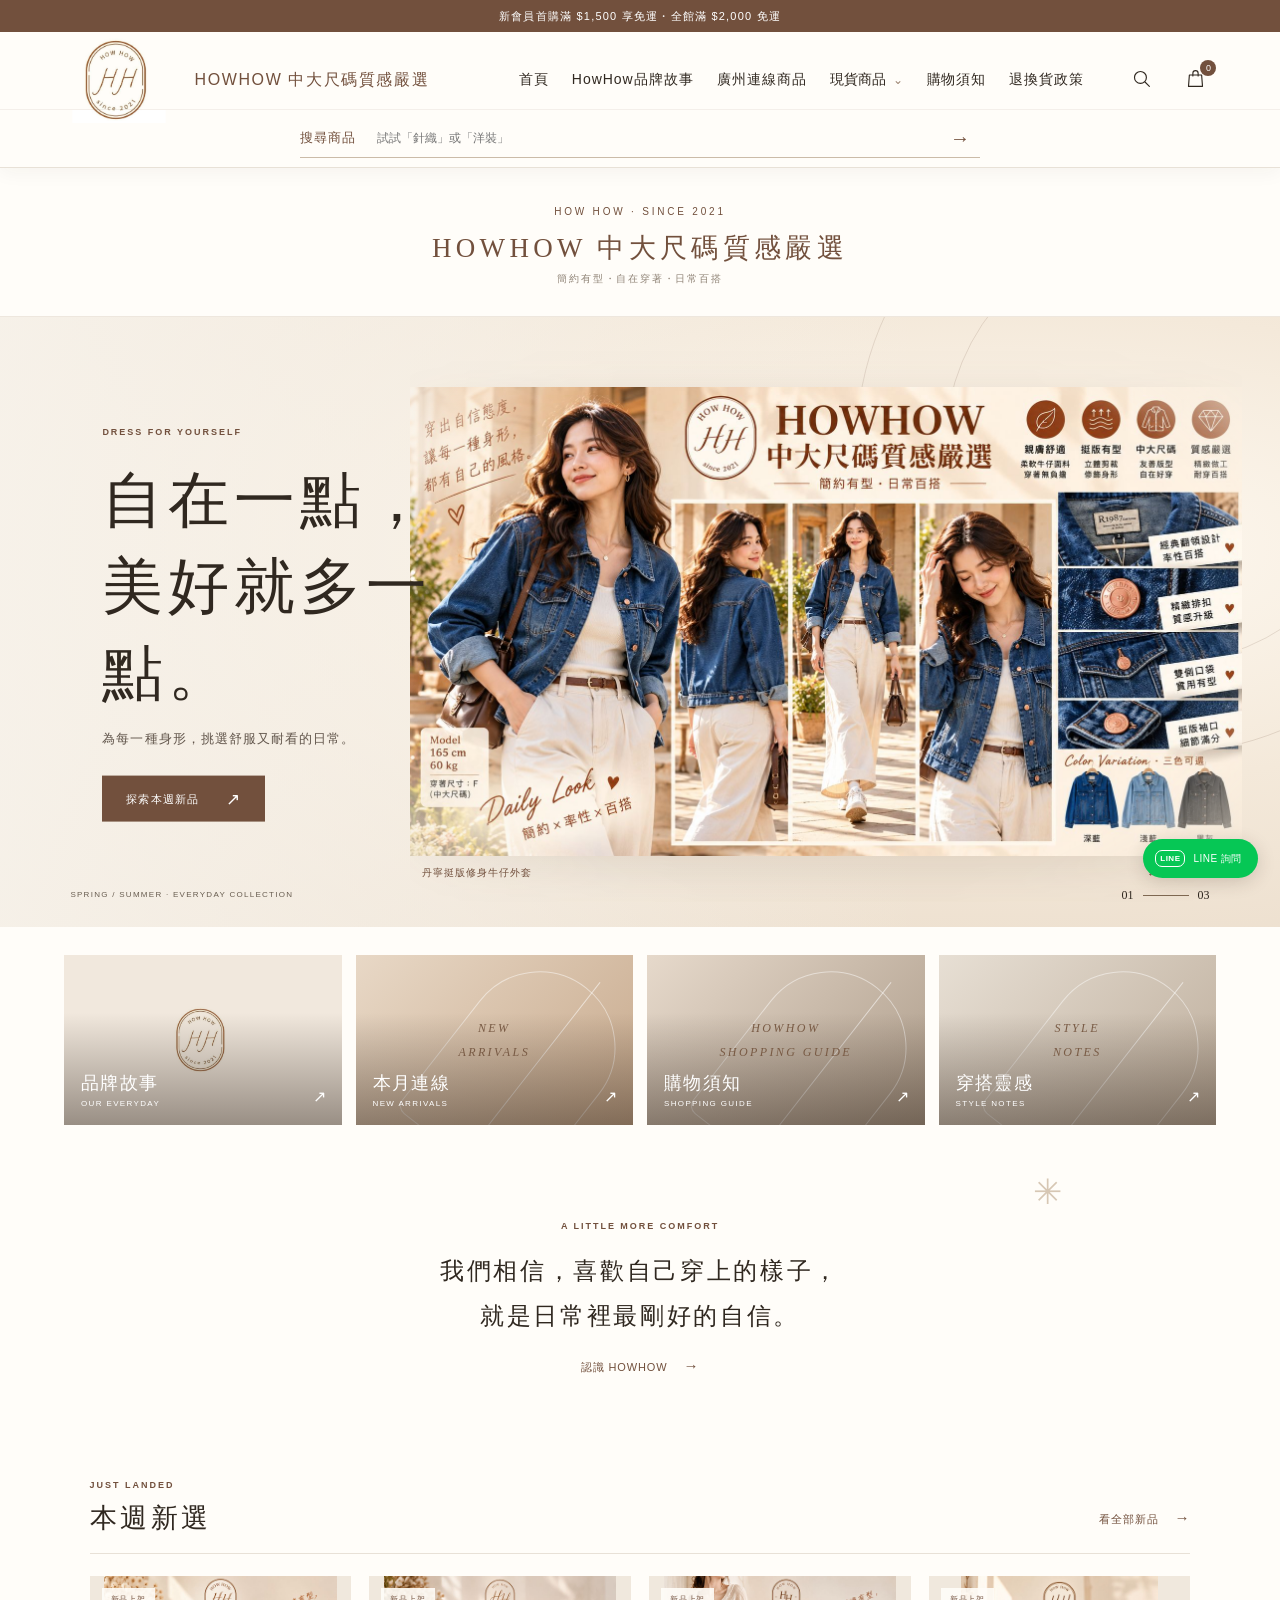
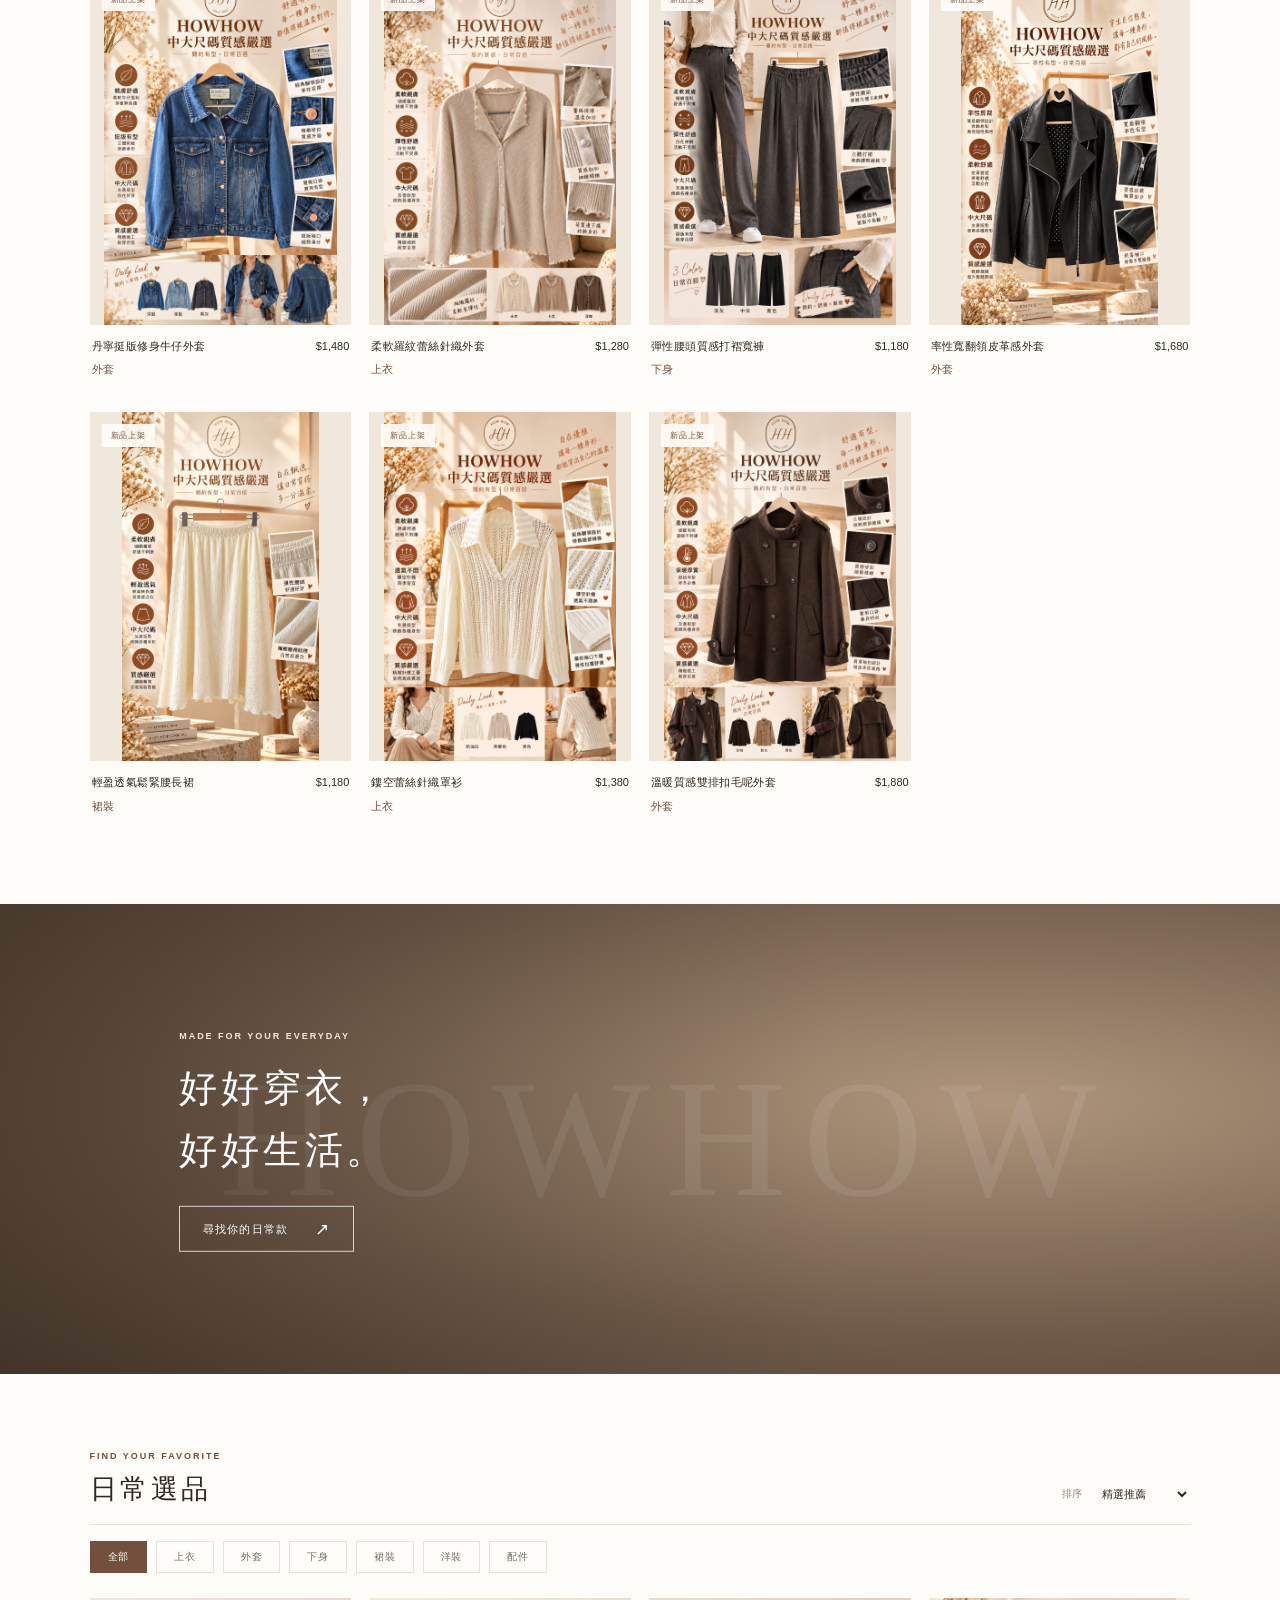
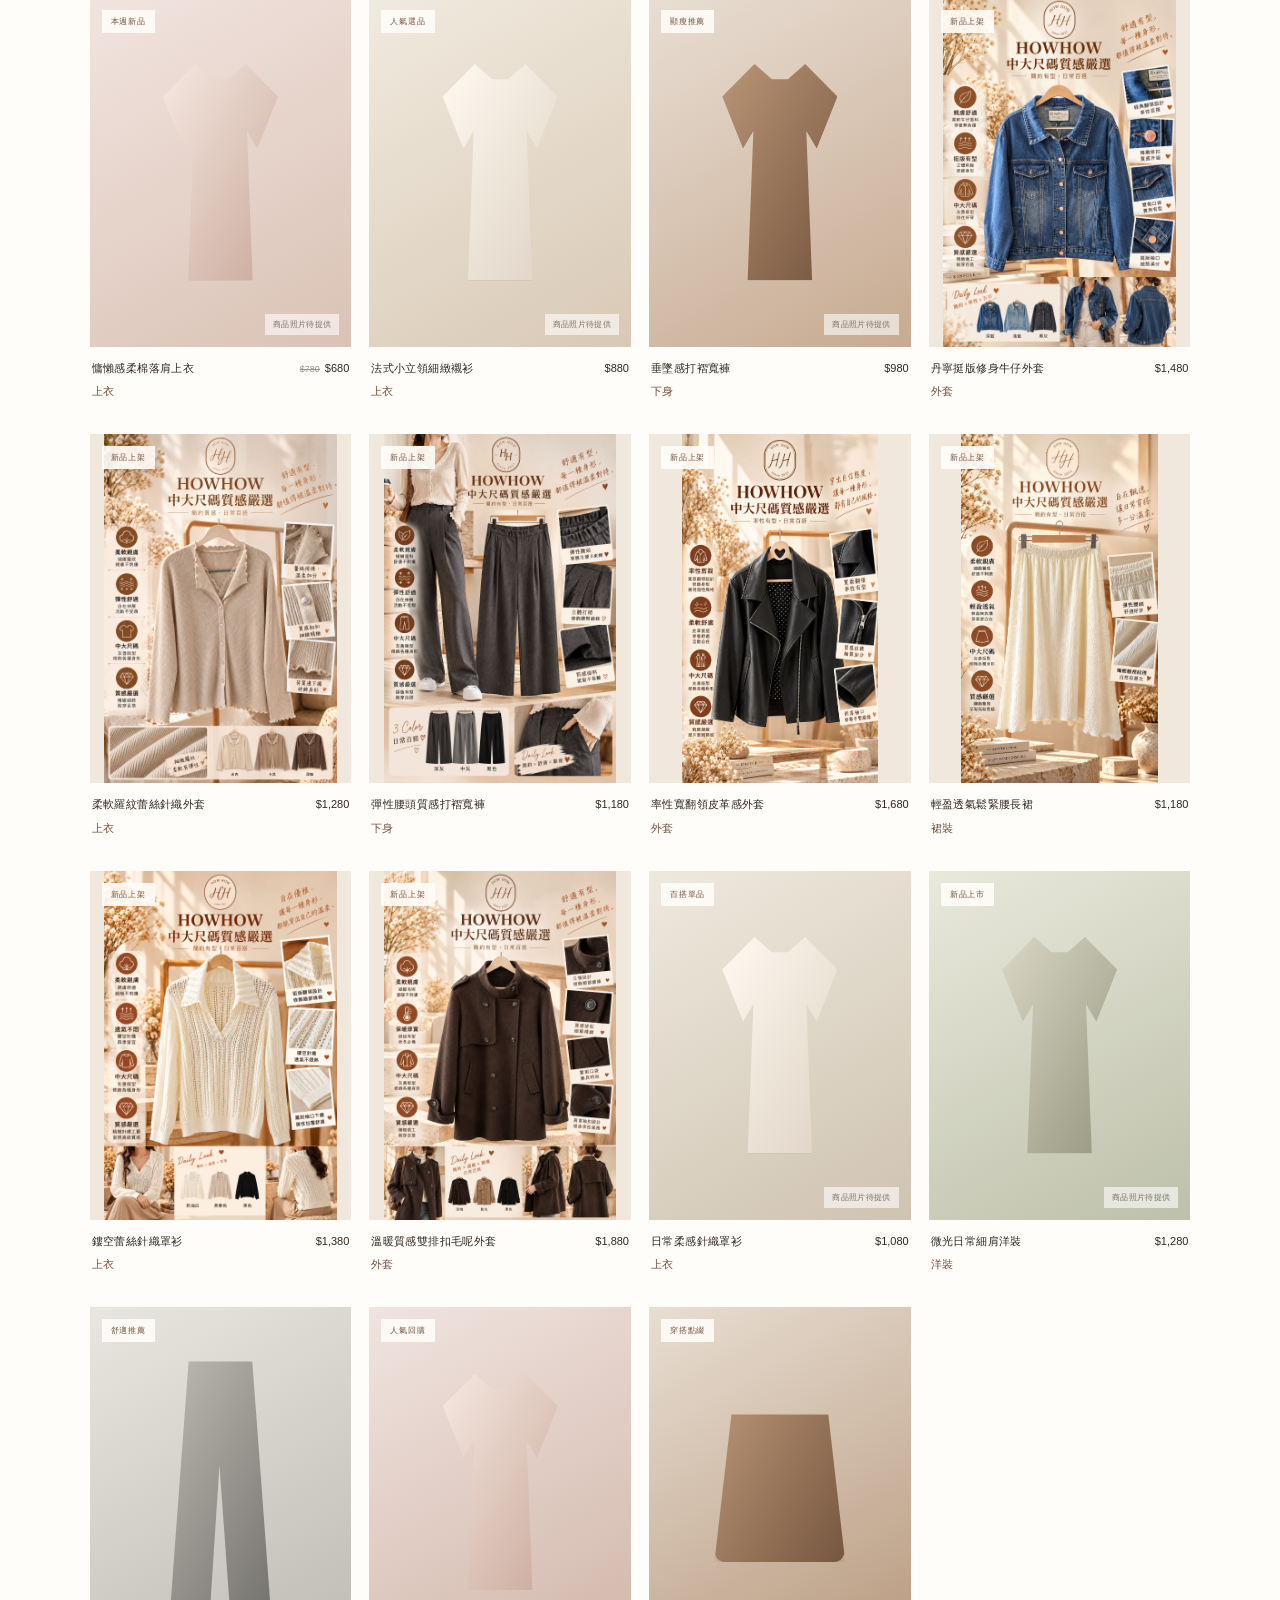
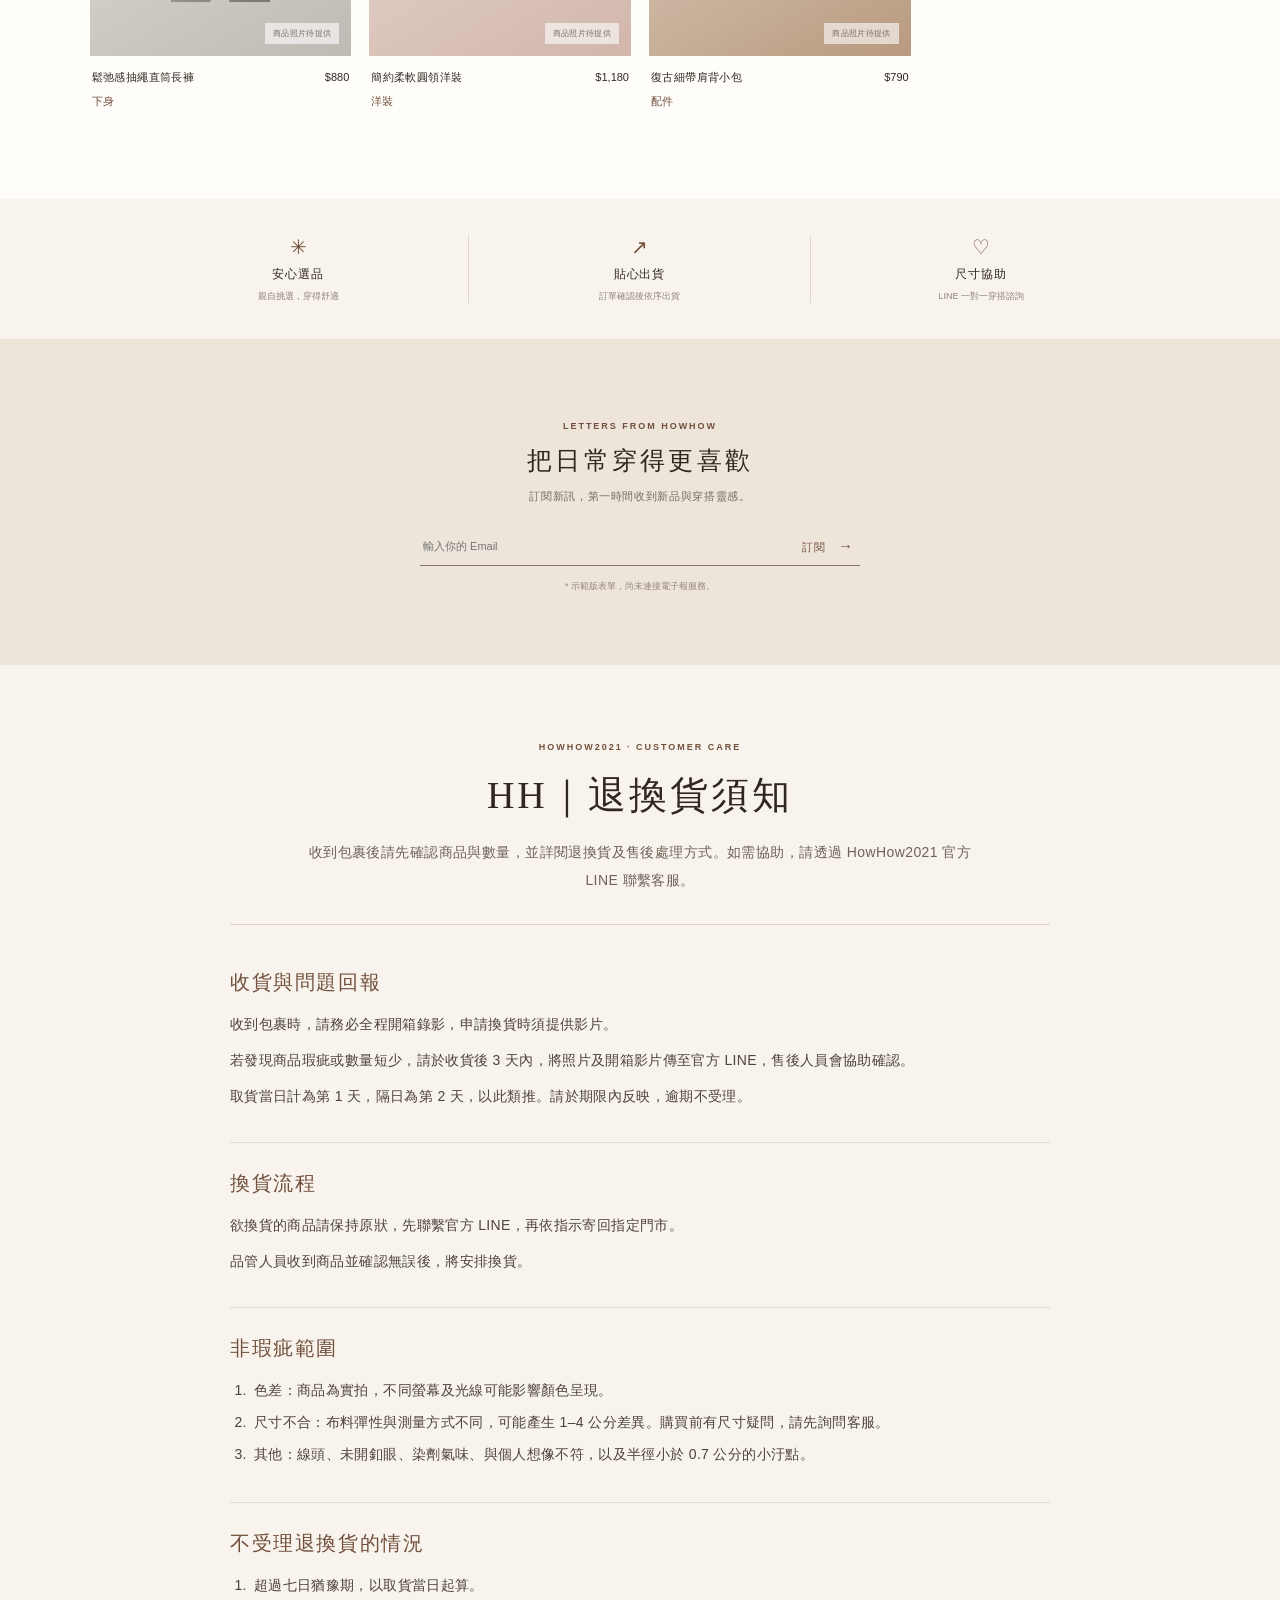
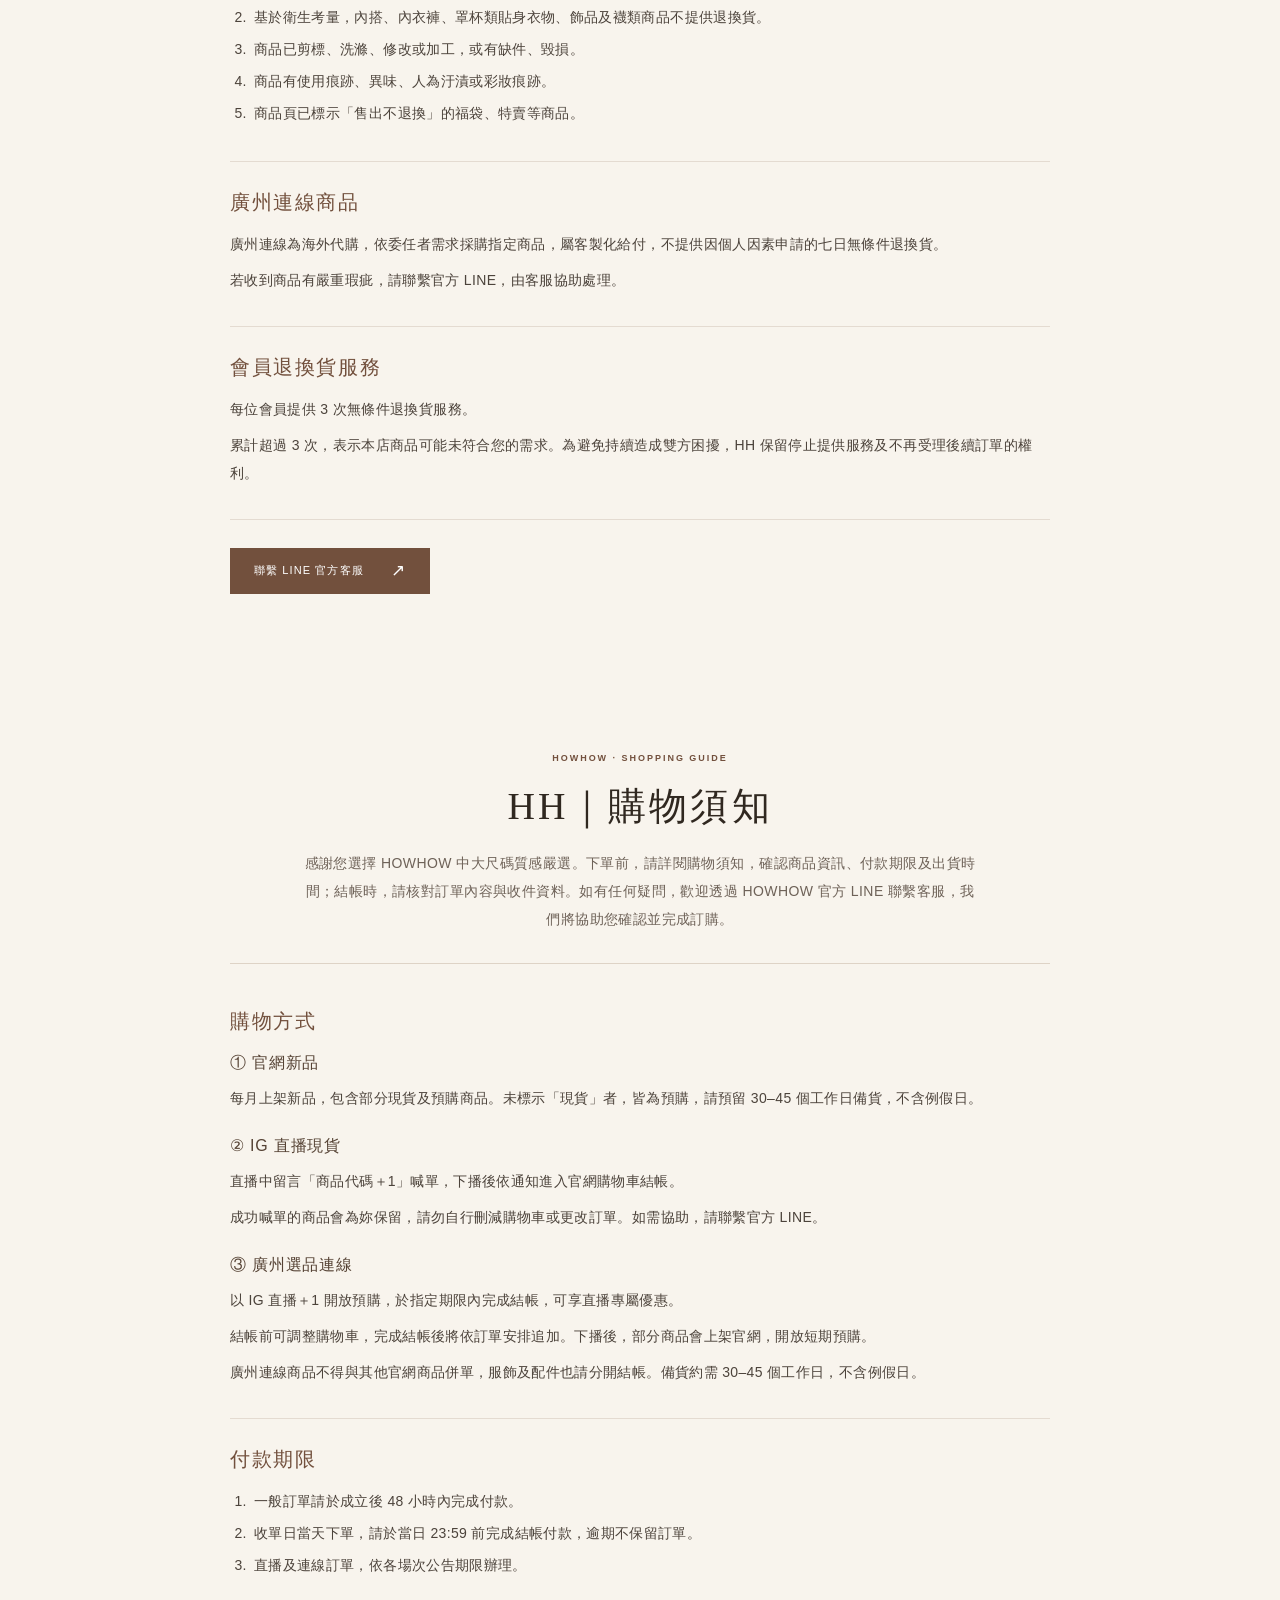
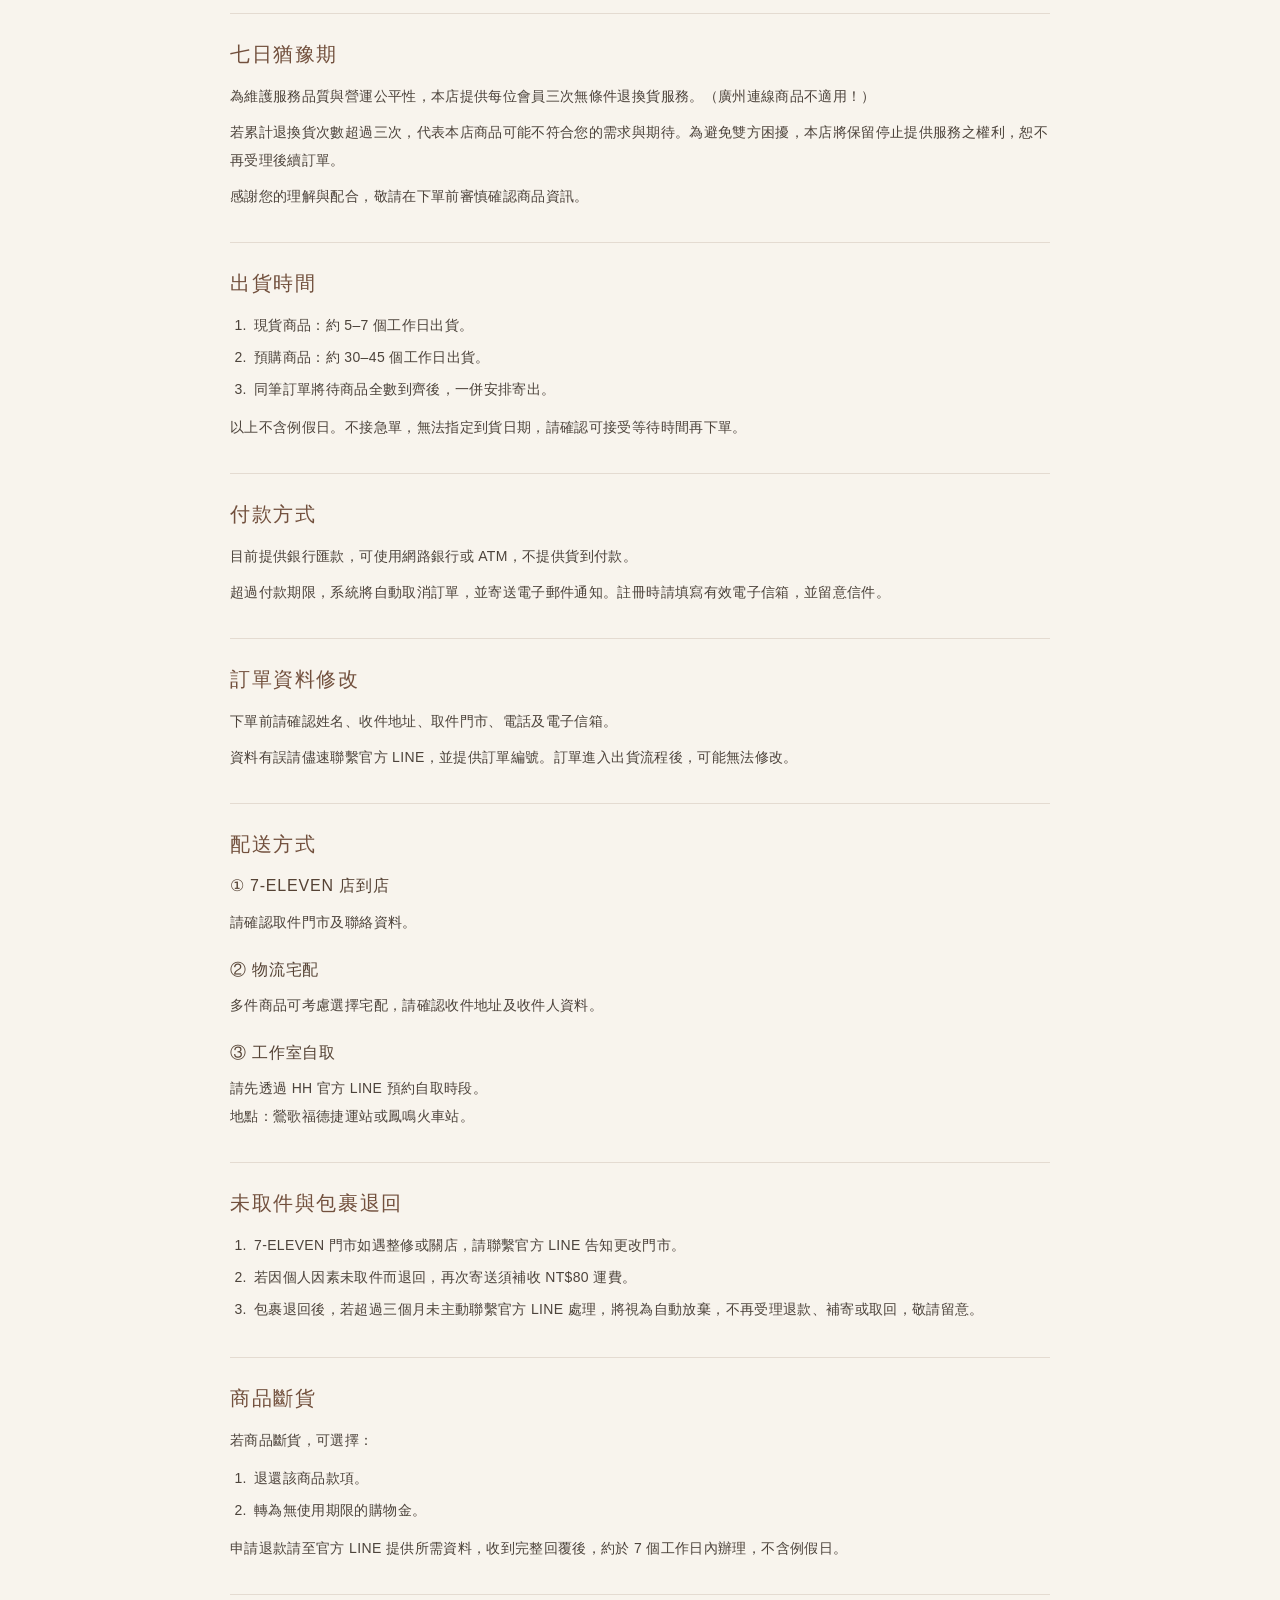
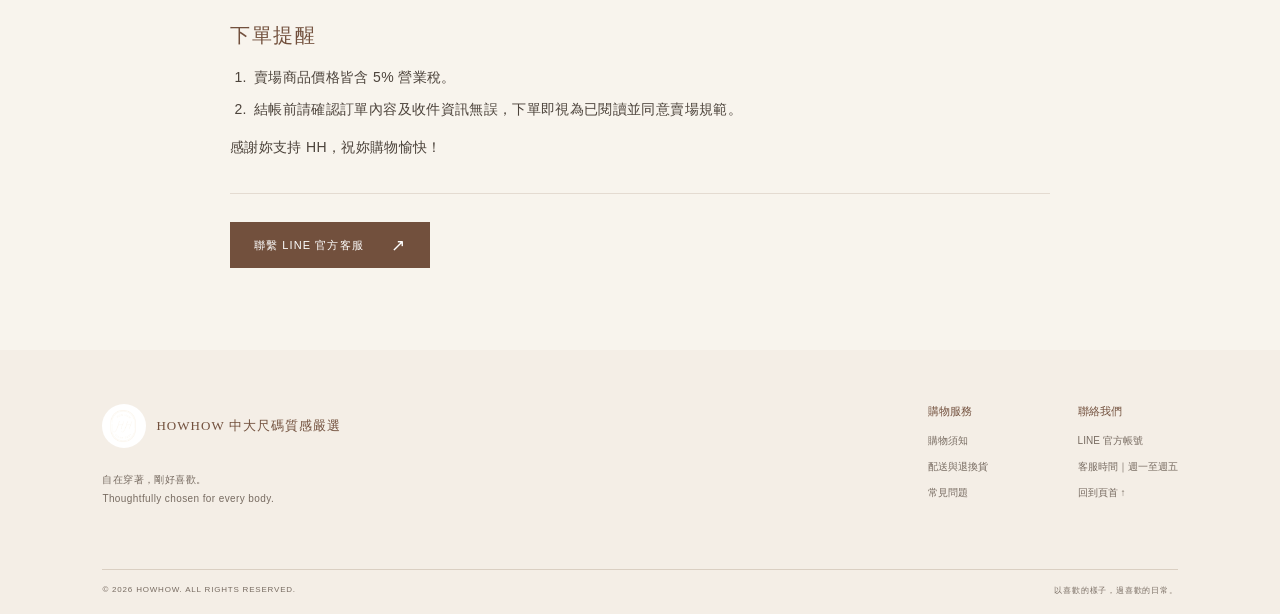
<file: index.html>
<!DOCTYPE html>
<html lang="zh-Hant">
<head>
  <meta charset="UTF-8">
  <meta name="viewport" content="width=device-width, initial-scale=1">
  <meta name="theme-color" content="#f8f4ed">
  <meta name="description" content="HOWHOW 中大尺碼質感嚴選，為日常挑選自在、耐看的穿搭。探索本週新品、人氣選品與穿搭靈感。">
  <meta property="og:type" content="website">
  <meta property="og:title" content="HOWHOW 中大尺碼質感嚴選｜穿出自在日常">
  <meta property="og:description" content="為每一種身形，挑選自在又耐看的日常穿搭。">
  <meta property="og:image" content="assets/howhow-logo-source.jpg">
  <title>HOWHOW 中大尺碼質感嚴選｜穿出自在日常</title>
  <link rel="stylesheet" href="styles.css?v=returns-policy-16">
  <script type="application/ld+json">
  {"@context":"https://schema.org","@type":"ClothingStore","name":"HOWHOW 中大尺碼質感嚴選","description":"為每一種身形，挑選自在又耐看的日常穿搭。","image":"assets/howhow-logo-source.jpg","sameAs":["https://lin.ee/yQwfsVY"]}
  </script>
</head>
<body>
  <div class="announcement">新會員首購滿 $1,500 享免運・全館滿 $2,000 免運</div>
  <header class="site-header">
    <button class="icon-button menu-toggle" aria-label="開啟選單" id="menuToggle"><span></span><span></span></button>
    <a class="wordmark" href="#top" aria-label="HOWHOW 中大尺碼質感嚴選首頁"><img src="assets/howhow-logo-source.jpg" alt="HOWHOW since 2021 品牌標誌"><span class="wordmark-title">HOWHOW 中大尺碼質感嚴選</span></a>
    <nav class="main-nav" id="mainNav" aria-label="主選單">
      <a href="#top">首頁</a><a href="#story">HowHow品牌故事</a><a href="#new">廣州連線商品</a><div class="nav-dropdown" id="stockDropdown"><button class="nav-dropdown-toggle" id="stockMenuToggle" type="button" aria-expanded="false" aria-controls="stockSubmenu">現貨商品 <span aria-hidden="true">⌄</span></button><div class="nav-submenu" id="stockSubmenu" aria-label="現貨商品分類"><a href="#shop" data-filter="all">全部商品</a><a href="#shop" data-filter="上衣">上衣</a><a href="#shop" data-filter="外套">外套</a><a href="#shop" data-filter="下身">下身</a><a href="#shop" data-filter="裙裝">裙裝</a><a href="#shop" data-filter="洋裝">洋裝</a><a href="#shop" data-filter="配件">配件</a></div></div><a href="#shopping-guide">購物須知</a><a href="#returns">退換貨政策</a>
    </nav>
    <div class="header-actions"><button class="icon-button search-toggle" aria-label="搜尋商品" id="searchToggle"><svg viewBox="0 0 24 24"><circle cx="10.8" cy="10.8" r="6.8"></circle><path d="m16 16 5 5"></path></svg></button><button class="icon-button bag-toggle" aria-label="開啟購物車" id="cartToggle"><svg viewBox="0 0 24 24"><path d="M5 8h14l1 13H4L5 8Z"></path><path d="M9 9V6a3 3 0 0 1 6 0v3"></path></svg><span class="cart-count" id="cartCount">0</span></button></div>
  </header>
  <div class="search-panel" id="searchPanel"><form id="searchForm"><label for="searchInput">搜尋商品</label><input id="searchInput" type="search" placeholder="試試「針織」或「洋裝」"><button type="submit" aria-label="搜尋">→</button></form></div>
  <section class="store-masthead" aria-label="HOWHOW 品牌資訊"><span class="masthead-overline">HOW HOW · SINCE 2021</span><h2>HOWHOW 中大尺碼質感嚴選</h2><p>簡約有型・自在穿著・日常百搭</p></section>
  <main id="top">
    <section class="hero" aria-label="品牌主視覺">
      <div class="hero-photo hero-art" aria-hidden="true"></div>
      <div class="hero-shade"></div><div class="hero-copy"><span class="eyebrow">DRESS FOR YOURSELF</span><h1>自在一點，<br>美好就多一點。</h1><p>為每一種身形，挑選舒服又耐看的日常。</p><a class="button button-dark" href="#new">探索本週新品 <span>↗</span></a></div>
      <div class="hero-carousel" id="heroCarousel" aria-label="新品商品輪播，每三秒切換"><a class="hero-slide active" id="heroSlideLink" href="#shop" data-product-slide="p09"><img id="heroSlideImage" src="assets/46306_0.jpg" alt="HOWHOW 丹寧外套穿搭商品視覺" fetchpriority="high"></a><div class="hero-slide-caption"><span id="heroSlideName">丹寧挺版修身牛仔外套</span><span class="hero-slide-controls"><button id="heroPrev" aria-label="上一件商品">←</button><span id="heroSlideNumber">01 / 08</span><button id="heroNext" aria-label="下一件商品">→</button></span></div></div>
      <div class="hero-caption">SPRING / SUMMER · EVERYDAY COLLECTION</div><div class="hero-index">01 <i></i> 03</div>
    </section>
    <section class="quick-links" aria-label="快速連結">
      <a class="quick-card quick-brand" href="#story"><span class="quick-art logo-art"><img src="assets/howhow-logo-source.jpg" alt="HOWHOW 品牌標誌"></span><span class="quick-card-label"><b>品牌故事</b><small>OUR EVERYDAY</small></span><span class="quick-arrow">↗</span></a>
      <a class="quick-card" href="#new"><span class="quick-art art-new"><i>NEW<br>ARRIVALS</i></span><span class="quick-card-label"><b>本月連線</b><small>NEW ARRIVALS</small></span><span class="quick-arrow">↗</span></a>
      <a class="quick-card" href="#shopping-guide"><span class="quick-art art-guide"><i>HOWHOW<br>SHOPPING GUIDE</i></span><span class="quick-card-label"><b>購物須知</b><small>SHOPPING GUIDE</small></span><span class="quick-arrow">↗</span></a>
      <a class="quick-card" href="https://lin.ee/yQwfsVY" target="_blank" rel="noopener"><span class="quick-art art-style"><i>STYLE<br>NOTES</i></span><span class="quick-card-label"><b>穿搭靈感</b><small>STYLE NOTES</small></span><span class="quick-arrow">↗</span></a>
    </section>
    <section class="intro" id="story"><span class="eyebrow">A LITTLE MORE COMFORT</span><p>我們相信，喜歡自己穿上的樣子，<br class="desktop-only">就是日常裡最剛好的自信。</p><a href="#shop" class="text-link">認識 HOWHOW <span>→</span></a><div class="intro-flower">✳</div></section>
    <section class="product-section" id="new"><div class="section-heading"><div><span class="eyebrow">JUST LANDED</span><h2>本週新選</h2></div><a class="text-link" href="#shop">看全部新品 <span>→</span></a></div><div class="product-grid" id="newGrid"></div></section>
    <section class="feature-banner"><div class="feature-art" role="img" aria-label="暖棕色系品牌視覺"></div><div class="feature-copy"><span class="eyebrow">MADE FOR YOUR EVERYDAY</span><h2>好好穿衣，<br>好好生活。</h2><a class="button button-outline" href="#shop">尋找你的日常款 <span>↗</span></a></div></section>
    <section class="product-section shop-section" id="shop"><div class="section-heading"><div><span class="eyebrow">FIND YOUR FAVORITE</span><h2>日常選品</h2></div><label class="sort-label">排序 <select id="sortSelect" aria-label="商品排序"><option value="featured">精選推薦</option><option value="price-low">價格由低至高</option><option value="price-high">價格由高至低</option></select></label></div><div class="category-tabs" role="group" aria-label="商品分類"><button class="category-tab active" data-filter="all">全部</button><button class="category-tab" data-filter="上衣">上衣</button><button class="category-tab" data-filter="外套">外套</button><button class="category-tab" data-filter="下身">下身</button><button class="category-tab" data-filter="裙裝">裙裝</button><button class="category-tab" data-filter="洋裝">洋裝</button><button class="category-tab" data-filter="配件">配件</button></div><div class="product-grid" id="shopGrid"></div></section>
    <section class="service-strip" id="shipping"><div><span class="service-icon">✳</span><b>安心選品</b><small>親自挑選，穿得舒適</small></div><div><span class="service-icon">↗</span><b>貼心出貨</b><small>訂單確認後依序出貨</small></div><div><span class="service-icon">♡</span><b>尺寸協助</b><small>LINE 一對一穿搭諮詢</small></div></section>
    <section class="newsletter"><span class="eyebrow">LETTERS FROM HOWHOW</span><h2>把日常穿得更喜歡</h2><p>訂閱新訊，第一時間收到新品與穿搭靈感。</p><form id="newsletterForm"><label class="visually-hidden" for="emailInput">電子郵件</label><input id="emailInput" type="email" placeholder="輸入你的 Email" required><button type="submit">訂閱 <span>→</span></button></form><small id="newsletterMessage">* 示範版表單，尚未連接電子報服務。</small></section>
  </main>
  <section class="policy-page" id="returns" aria-labelledby="returnsTitle">
    <header class="policy-heading"><span class="eyebrow">HOWHOW2021 · CUSTOMER CARE</span><h1 id="returnsTitle">HH｜退換貨須知</h1><p>收到包裹後請先確認商品與數量，並詳閱退換貨及售後處理方式。如需協助，請透過 HowHow2021 官方 LINE 聯繫客服。</p></header>
    <div class="policy-content">
      <section><h2>收貨與問題回報</h2><p>收到包裹時，請務必全程開箱錄影，申請換貨時須提供影片。</p><p>若發現商品瑕疵或數量短少，請於收貨後 3 天內，將照片及開箱影片傳至官方 LINE，售後人員會協助確認。</p><p>取貨當日計為第 1 天，隔日為第 2 天，以此類推。請於期限內反映，逾期不受理。</p></section>
      <section><h2>換貨流程</h2><p>欲換貨的商品請保持原狀，先聯繫官方 LINE，再依指示寄回指定門市。</p><p>品管人員收到商品並確認無誤後，將安排換貨。</p></section>
      <section><h2>非瑕疵範圍</h2><ol><li>色差：商品為實拍，不同螢幕及光線可能影響顏色呈現。</li><li>尺寸不合：布料彈性與測量方式不同，可能產生 1–4 公分差異。購買前有尺寸疑問，請先詢問客服。</li><li>其他：線頭、未開釦眼、染劑氣味、與個人想像不符，以及半徑小於 0.7 公分的小汙點。</li></ol></section>
      <section><h2>不受理退換貨的情況</h2><ol><li>超過七日猶豫期，以取貨當日起算。</li><li>基於衛生考量，內搭、內衣褲、罩杯類貼身衣物、飾品及襪類商品不提供退換貨。</li><li>商品已剪標、洗滌、修改或加工，或有缺件、毀損。</li><li>商品有使用痕跡、異味、人為汙漬或彩妝痕跡。</li><li>商品頁已標示「售出不退換」的福袋、特賣等商品。</li></ol></section>
      <section><h2>廣州連線商品</h2><p>廣州連線為海外代購，依委任者需求採購指定商品，屬客製化給付，不提供因個人因素申請的七日無條件退換貨。</p><p>若收到商品有嚴重瑕疵，請聯繫官方 LINE，由客服協助處理。</p></section>
      <section><h2>會員退換貨服務</h2><p>每位會員提供 3 次無條件退換貨服務。</p><p>累計超過 3 次，表示本店商品可能未符合您的需求。為避免持續造成雙方困擾，HH 保留停止提供服務及不再受理後續訂單的權利。</p></section>
      <a class="button button-dark policy-contact" href="https://lin.ee/yQwfsVY" target="_blank" rel="noopener">聯繫 LINE 官方客服 <span>↗</span></a>
    </div>
  </section>
  <section class="policy-page" id="shopping-guide" aria-labelledby="shoppingGuideTitle">
    <header class="policy-heading"><span class="eyebrow">HOWHOW · SHOPPING GUIDE</span><h1 id="shoppingGuideTitle">HH｜購物須知</h1><p>感謝您選擇 HOWHOW 中大尺碼質感嚴選。下單前，請詳閱購物須知，確認商品資訊、付款期限及出貨時間；結帳時，請核對訂單內容與收件資料。如有任何疑問，歡迎透過 HOWHOW 官方 LINE 聯繫客服，我們將協助您確認並完成訂購。</p></header>
    <div class="policy-content">
      <section><h2>購物方式</h2><h3>① 官網新品</h3><p>每月上架新品，包含部分現貨及預購商品。未標示「現貨」者，皆為預購，請預留 30–45 個工作日備貨，不含例假日。</p><h3>② IG 直播現貨</h3><p>直播中留言「商品代碼＋1」喊單，下播後依通知進入官網購物車結帳。</p><p>成功喊單的商品會為妳保留，請勿自行刪減購物車或更改訂單。如需協助，請聯繫官方 LINE。</p><h3>③ 廣州選品連線</h3><p>以 IG 直播＋1 開放預購，於指定期限內完成結帳，可享直播專屬優惠。</p><p>結帳前可調整購物車，完成結帳後將依訂單安排追加。下播後，部分商品會上架官網，開放短期預購。</p><p>廣州連線商品不得與其他官網商品併單，服飾及配件也請分開結帳。備貨約需 30–45 個工作日，不含例假日。</p></section>
      <section><h2>付款期限</h2><ol><li>一般訂單請於成立後 48 小時內完成付款。</li><li>收單日當天下單，請於當日 23:59 前完成結帳付款，逾期不保留訂單。</li><li>直播及連線訂單，依各場次公告期限辦理。</li></ol></section>
      <section><h2>七日猶豫期</h2><p>為維護服務品質與營運公平性，本店提供每位會員三次無條件退換貨服務。（廣州連線商品不適用！）</p><p>若累計退換貨次數超過三次，代表本店商品可能不符合您的需求與期待。為避免雙方困擾，本店將保留停止提供服務之權利，恕不再受理後續訂單。</p><p>感謝您的理解與配合，敬請在下單前審慎確認商品資訊。</p></section>
      <section><h2>出貨時間</h2><ol><li>現貨商品：約 5–7 個工作日出貨。</li><li>預購商品：約 30–45 個工作日出貨。</li><li>同筆訂單將待商品全數到齊後，一併安排寄出。</li></ol><p>以上不含例假日。不接急單，無法指定到貨日期，請確認可接受等待時間再下單。</p></section>
      <section><h2>付款方式</h2><p>目前提供銀行匯款，可使用網路銀行或 ATM，不提供貨到付款。</p><p>超過付款期限，系統將自動取消訂單，並寄送電子郵件通知。註冊時請填寫有效電子信箱，並留意信件。</p></section>
      <section><h2>訂單資料修改</h2><p>下單前請確認姓名、收件地址、取件門市、電話及電子信箱。</p><p>資料有誤請儘速聯繫官方 LINE，並提供訂單編號。訂單進入出貨流程後，可能無法修改。</p></section>
      <section><h2>配送方式</h2><h3>① 7-ELEVEN 店到店</h3><p>請確認取件門市及聯絡資料。</p><h3>② 物流宅配</h3><p>多件商品可考慮選擇宅配，請確認收件地址及收件人資料。</p><h3>③ 工作室自取</h3><p>請先透過 HH 官方 LINE 預約自取時段。<br>地點：鶯歌福德捷運站或鳳鳴火車站。</p></section>
      <section><h2>未取件與包裹退回</h2><ol><li>7-ELEVEN 門市如遇整修或關店，請聯繫官方 LINE 告知更改門市。</li><li>若因個人因素未取件而退回，再次寄送須補收 NT$80 運費。</li><li>包裹退回後，若超過三個月未主動聯繫官方 LINE 處理，將視為自動放棄，不再受理退款、補寄或取回，敬請留意。</li></ol></section>
      <section><h2>商品斷貨</h2><p>若商品斷貨，可選擇：</p><ol><li>退還該商品款項。</li><li>轉為無使用期限的購物金。</li></ol><p>申請退款請至官方 LINE 提供所需資料，收到完整回覆後，約於 7 個工作日內辦理，不含例假日。</p></section>
      <section><h2>下單提醒</h2><ol><li>賣場商品價格皆含 5% 營業稅。</li><li>結帳前請確認訂單內容及收件資訊無誤，下單即視為已閱讀並同意賣場規範。</li></ol><p>感謝妳支持 HH，祝妳購物愉快！</p></section>
      <a class="button button-dark policy-contact" href="https://lin.ee/yQwfsVY" target="_blank" rel="noopener">聯繫 LINE 官方客服 <span>↗</span></a>
    </div>
  </section>
  <footer class="site-footer"><div class="footer-brand"><a class="wordmark" href="#top"><img src="assets/howhow-logo-source.jpg" alt="HOWHOW 品牌標誌"><span class="wordmark-title">HOWHOW 中大尺碼質感嚴選</span></a><p>自在穿著，剛好喜歡。<br>Thoughtfully chosen for every body.</p></div><div class="footer-links"><div><b>購物服務</b><a href="#shopping-guide">購物須知</a><a href="#returns">配送與退換貨</a><a href="#shop">常見問題</a></div><div><b>聯絡我們</b><a href="https://lin.ee/yQwfsVY" target="_blank" rel="noopener">LINE 官方帳號</a><a href="https://lin.ee/yQwfsVY" target="_blank" rel="noopener">客服時間｜週一至週五</a><a href="#top">回到頁首 ↑</a></div></div><div class="copyright">© 2026 HOWHOW. ALL RIGHTS RESERVED. <span>以喜歡的樣子，過喜歡的日常。</span></div></footer>
  <a class="line-float" href="https://lin.ee/yQwfsVY" target="_blank" rel="noopener" aria-label="加入 HOWHOW LINE 官方帳號"><span class="line-mark">LINE</span><span>LINE 詢問</span></a>
  <div class="overlay" id="overlay"></div><aside class="cart-drawer" id="cartDrawer" aria-label="購物車" aria-hidden="true"><div class="drawer-heading"><div><span class="eyebrow">YOUR SELECTION</span><h2>購物車 <small id="drawerCount">(0)</small></h2></div><button class="close-button" id="closeCart" aria-label="關閉購物車">×</button></div><div class="cart-items" id="cartItems"></div><div class="cart-empty" id="cartEmpty"><span>♡</span><p>購物車裡還沒有商品</p><button class="text-link" id="continueShopping">去逛逛 <span>→</span></button></div><div class="cart-bottom" id="cartBottom"><div class="subtotal"><span>小計</span><b id="cartSubtotal">$0</b></div><p>運費將於結帳時依配送方式計算</p><button class="button button-dark checkout-button" id="checkoutButton">前往結帳 <span>→</span></button><small id="checkoutMessage">示範商店目前未串接金流服務</small></div></aside>
  <div class="modal" id="productModal" role="dialog" aria-modal="true" aria-label="商品詳情"><button class="close-button modal-close" id="closeModal" aria-label="關閉商品詳情">×</button><div class="modal-content" id="modalContent"></div></div>
  <script src="script.js?v=banner-carousel-9"></script>
</body>
</html>
</file>
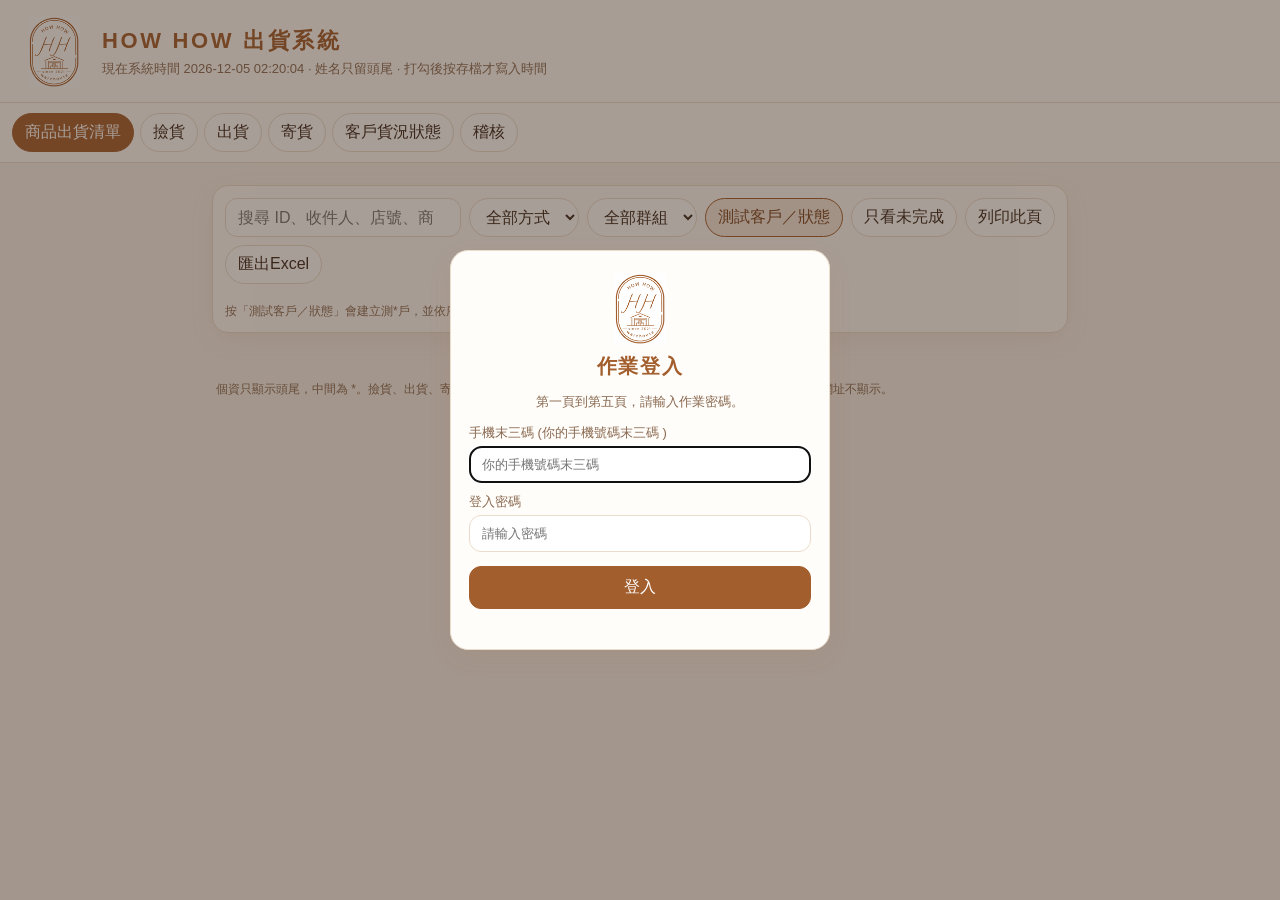
<file: hh_output.html>
<!DOCTYPE html>
<html lang="zh-Hant">
<head>
<meta charset="utf-8">
<meta name="viewport" content="width=device-width, initial-scale=1, viewport-fit=cover">
<title>HOW HOW 出貨系統 · 2026-10-10</title>
<style>
  :root {
    --bg: #f7f1ea;
    --paper: #fffcf8;
    --ink: #3d291c;
    --muted: #8a6a52;
    --line: #eadccb;
    --navy: #a35e2e;
    --brand: #a35e2e;
    --brand-deep: #7c4520;
    --gold: #c4894f;
    --ok: #6d8a4e;
    --wait: #a35e2e;
    --shadow: 0 8px 24px rgba(163,94,46,.08);
  }
  * { box-sizing: border-box; }
  body {
    margin: 0;
    font-family: "PingFang TC", "Noto Sans TC", "Microsoft JhengHei", sans-serif;
    background: var(--bg);
    color: var(--ink);
  }
  header { background: #fffdf9; color: var(--brand-deep); padding: 16px 18px 14px; border-bottom: 1px solid var(--line); }
  .brand { display: flex; align-items: center; gap: 12px; }
  .brand img { width: 72px; height: 72px; object-fit: contain; }
  .brand h1 { color: var(--brand); }
  h1 { margin: 0; font-size: 22px; font-weight: 600; letter-spacing: .12em; }
  header p { margin: 4px 0 0; color: var(--muted); font-size: 13px; }
  .pages {
    display: flex; gap: 6px; overflow-x: auto; padding: 10px 12px;
    background: #fffdf9; border-bottom: 1px solid var(--line);
    position: sticky; top: 0; z-index: 5;
  }
  .pages button, .tools button, .tools select, .tools input, .save, .mini {
    font: inherit; border: 1px solid var(--line); background: #fff; color: var(--ink);
    border-radius: 999px; padding: 8px 12px;
  }
  .pages button { white-space: nowrap; }
  .pages button.active { background: var(--brand); color: #fff; border-color: var(--brand); }
  #testBtn { border-color: var(--brand); color: var(--brand-deep); background: #f6eadf; }
  .test-flag { display: inline-block; margin-left: 6px; font-size: 12px; letter-spacing: 0; color: var(--brand); border: 1px solid var(--brand); border-radius: 999px; padding: 1px 7px; }
  .wrap { width: min(880px, 100%); margin: 0 auto; padding: 12px 12px 48px; }
  .kpis { display: grid; grid-template-columns: repeat(4, 1fr); gap: 8px; }
  .kpi, .card, .panel { background: var(--paper); border: 1px solid var(--line); border-radius: 16px; box-shadow: var(--shadow); }
  .kpi { padding: 12px; }
  .kpi span { display: block; color: var(--muted); font-size: 12px; }
  .kpi b { font-size: 22px; }
  .panel { margin-top: 10px; padding: 12px; }
  .tools { display: flex; flex-wrap: wrap; gap: 8px; }
  input[type="search"], input[type="text"] { border-radius: 12px; min-width: 0; }
  #q { flex: 1 1 180px; }
  .staffbar { display: grid; grid-template-columns: 1fr; gap: 8px; margin-top: 10px; }
  .staffbar label { display: flex; flex-direction: column; gap: 4px; font-size: 12px; color: var(--muted); }
  .staffbar input { width: 100%; padding: 10px 12px; }
  .card { margin-top: 10px; padding: 14px; }
  .top { display: flex; justify-content: space-between; gap: 8px; align-items: flex-start; }
  .mask { font-size: 20px; font-weight: 680; letter-spacing: .14em; }
  .sub { color: var(--muted); font-size: 12px; line-height: 1.5; }
  .pills { display: flex; gap: 6px; flex-wrap: wrap; justify-content: flex-end; }
  .pill { border-radius: 999px; padding: 3px 8px; font-size: 12px; color: #fff; white-space: nowrap; }
  .m-711 { background: #a35e2e; } .m-fm { background: #8a4e28; } .m-home { background: #c4894f; }
  .m-self { background: #7c4520; } .m-other { background: #b08968; }
  .st { background: #f6eadf; color: var(--brand-deep); }
  .st.done { background: #f3eee4; color: #6d8a4e; }
  .dest { margin: 10px 0 4px; font-size: 15px; line-height: 1.45; }
  .item { display: grid; grid-template-columns: 1fr auto; gap: 4px 10px; padding: 8px 0; border-top: 1px dashed var(--line); font-size: 14px; }
  .note { color: var(--wait); font-size: 12px; }
  .work { margin-top: 10px; padding-top: 10px; border-top: 1px solid var(--line); display: grid; gap: 8px; }
  .checkline { display: flex; align-items: center; gap: 8px; font-size: 15px; }
  .save { background: var(--brand); color: #fff; border-color: var(--brand); }
  .time { font-size: 12px; color: var(--brand-deep); }
  .timeline { display: flex; gap: 6px; flex-wrap: wrap; margin-top: 8px; }
  .step { font-size: 12px; padding: 4px 8px; border-radius: 999px; background: #f3eee6; color: var(--muted); }
  .step.on { background: #f6eadf; color: var(--brand-deep); }
  .empty { text-align: center; color: var(--muted); padding: 28px 8px; }
  footer { padding: 0 16px 24px; color: var(--muted); font-size: 12px; width: min(880px, 100%); margin: 0 auto; }

  #loginMask { position: fixed; inset: 0; background: rgba(61,41,28,.45); display: none; align-items: center; justify-content: center; z-index: 20; padding: 18px; }
  #loginMask.show { display: flex; }
  #loginBox { width: min(380px, 100%); background: #fffdf9; border: 1px solid var(--line); border-radius: 18px; padding: 22px 18px; box-shadow: var(--shadow); }
  #loginLogo { width: 72px; height: 72px; object-fit: contain; display: block; margin: 0 auto 8px; }
  #loginBox h2 { margin: 0; text-align: center; color: var(--brand); letter-spacing: .08em; font-size: 20px; }
  #loginHint, #loginErr { color: var(--muted); font-size: 13px; text-align: center; }
  #loginErr { color: #8d3b32; min-height: 18px; }
  #loginBox label { display: flex; flex-direction: column; gap: 4px; margin-top: 10px; font-size: 13px; color: var(--muted); }
  #loginBox input, #loginBox button { font: inherit; border: 1px solid var(--line); border-radius: 12px; padding: 10px 12px; }
  #loginBox button { margin-top: 14px; width: 100%; background: var(--brand); color: #fff; border-color: var(--brand); }
  .audit-table { width: 100%; border-collapse: collapse; font-size: 13px; }
  .audit-table th, .audit-table td { border-bottom: 1px solid var(--line); padding: 8px 6px; text-align: left; vertical-align: top; }
  .audit-table th { color: var(--muted); font-size: 12px; }

  @media (max-width: 640px) { .kpis { grid-template-columns: 1fr 1fr; } }
  @media print {
    .pages, .tools, .staffbar, .save, footer { display: none !important; }
    body { background: #fff; } .card, .kpi, .panel { box-shadow: none; }
  }
</style>
</head>
<body>
<header>
  <div class="brand">
    <img src="[data-uri]" alt="HOW HOW warehouse">
    <div>
      <h1>HOW HOW 出貨系統</h1>
      <p id="clock">warehouse since 2021 · 批次 2026-10-10</p>
    </div>
  </div>
</header>
<nav class="pages">
  <button class="active" data-view="list">商品出貨清單</button>
  <button data-view="pick">撿貨</button>
  <button data-view="pack">出貨</button>
  <button data-view="send">寄貨</button>
  <button data-view="track">客戶貨況狀態</button>
  <button data-view="audit">稽核</button>
</nav>
<div id="loginMask">
  <form id="loginBox">
    <img alt="" id="loginLogo">
    <h2 id="loginTitle">HOW HOW 出貨系統</h2>
    <p id="loginHint">第一頁到第五頁，請輸入作業密碼。</p>
    <label>手機末三碼 (你的手機號碼末三碼 )<input id="loginStaff" inputmode="numeric" maxlength="3" autocomplete="off" placeholder="你的手機號碼末三碼"></label>
    <label>登入密碼<input id="loginPass" type="password" autocomplete="off" placeholder="請輸入密碼"></label>
    <button type="submit">登入</button>
    <div id="loginErr"></div>
  </form>
</div>
<div class="wrap">
  <section class="kpis" id="kpis"></section>
  <section class="panel">
    <div class="tools">
      <input id="q" type="search" placeholder="搜尋 ID、收件人、店號、商品">
      <select id="method"><option value="">全部方式</option><option>7-11</option><option>全家</option><option>宅配</option><option>自取</option><option>其他</option></select>
      <select id="group"><option value="">全部群組</option><option>1群</option><option>2群</option><option>3群</option><option>4群</option><option>5群</option></select>
      <button id="testBtn" type="button">測試客戶／狀態</button>
      <button id="onlyOpen" type="button">只看未完成</button>
      <button id="print" type="button">列印此頁</button>
      <button id="export" type="button">匯出Excel</button>
    </div>
    <div class="staffbar" id="staffbar"></div>
    <div id="testTip" class="sub" style="margin-top:8px">按「測試客戶／狀態」會建立測*戶，並依序推進狀態。</div>
    <div id="view"></div>
  </section>
</div>
<footer>個資只顯示頭尾，中間為 *。撿貨、出貨、寄貨請填自己手機末三碼。登入與操作會寫進你的 Google 試算表。後台網址不顯示。</footer>
<script>
const DATA = {"ships": [{"no": "SH20261010-001", "group": "4群", "seq": "1", "id": "li_ping__", "mask": "吳*蘋", "method": "7-11", "dest": "新雅竹門市／188463", "code": "188463", "items": 1, "qty": 1, "list": "Nagi 深藍寬褲 藍色/1 x1", "status": "可出貨", "note": ""}, {"no": "SH20261010-002", "group": "4群", "seq": "2", "id": "tainan_valentinehu", "mask": "胡*琪", "method": "全家", "dest": "台南崇善／017196", "code": "017196", "items": 1, "qty": 1, "list": "魅惑午夜蕾絲短版 Bra Top 大碼 白色/F x1", "status": "待確認", "note": "出貨前確認門市"}, {"no": "SH20261010-003", "group": "3群", "seq": "3", "id": "_katiehsu", "mask": "許*庭", "method": "7-11", "dest": "萬應門市／273318", "code": "273318", "items": 4, "qty": 4, "list": "正肩刺繡襯衫 粉色/F x1；條紋上衣 黑條/F x1；藍調彈性丹寧裙 藍色/4 x1；魅惑午夜蕾絲短版 Bra Top 白色/F x1", "status": "可出貨", "note": ""}, {"no": "SH20261010-004", "group": "1群", "seq": "4", "id": "_yinghan_chen", "mask": "陳*涵", "method": "全家", "dest": "新莊新幸福店／022753", "code": "022753", "items": 3, "qty": 3, "list": "LU編強推針織開衫 黑色/F x1；正肩刺繡襯衫 咖啡/F x1；西裝褲 灰色/2 x1", "status": "可出貨", "note": ""}, {"no": "SH20261010-005", "group": "1群", "seq": "5", "id": "097.fy", "mask": "郭*庭", "method": "7-11", "dest": "鳳杉門市／231473", "code": "231473", "items": 4, "qty": 4, "list": "LU編強推針織開衫 黑色/F x1；薄霧透感上衣 黑色/F x1；薄霧透感上衣 灰色/F x1；喇叭長褲 藍色/34 x1", "status": "可出貨", "note": ""}, {"no": "SH20261010-006", "group": "4群", "seq": "6", "id": "12_neko_21", "mask": "吳*書", "method": "宅配", "dest": "542彰化縣溪州鄉舊眉村厝後巷19號", "code": "", "items": 1, "qty": 1, "list": "尖頭半拖 黑色/43 x1", "status": "待確認", "note": "缺電話，補上後再叫件"}, {"no": "SH20261010-007", "group": "1群", "seq": "7", "id": "12isis11", "mask": "梁*文", "method": "全家", "dest": "後龍大庄／025662", "code": "025662", "items": 2, "qty": 2, "list": "西裝褲 灰色/2 x1；LU編強推針織開衫 中灰/F x1", "status": "可出貨", "note": ""}, {"no": "SH20261010-008", "group": "2群", "seq": "9", "id": "4643793sgrhcdh", "mask": "傅*庭", "method": "全家", "dest": "興業／019350", "code": "019350", "items": 2, "qty": 2, "list": "V領天絲外套 老錢卡其/F x1；休閒日系襯衫 咖色/F x1", "status": "可出貨", "note": ""}, {"no": "SH20261010-009", "group": "5群", "seq": "10", "id": "aimeili1103", "mask": "戴*惠", "method": "全家", "dest": "安賢／017758", "code": "017758", "items": 1, "qty": 1, "list": "秋日午後雙錢花裙 焦糖/L x1", "status": "可出貨", "note": ""}, {"no": "SH20261010-010", "group": "1群", "seq": "11", "id": "annieiwen", "mask": "胡*雯", "method": "宅配", "dest": "臺南市安南區安富街145-8號", "code": "", "items": 1, "qty": 1, "list": "尖頭半拖 米/43 x1", "status": "待確認", "note": "缺電話，補上後再叫件"}, {"no": "SH20261010-011", "group": "1群", "seq": "11", "id": "annieiwen", "mask": "胡*雯", "method": "全家", "dest": "台南富東／025590", "code": "025590", "items": 3, "qty": 3, "list": "魅惑午夜蕾絲短版 Bra Top 大碼 黑色/F x1；魅惑午夜蕾絲短版 Bra Top 大碼 白色/F x1；薄霧透感上衣 灰色/F x1", "status": "可出貨", "note": ""}, {"no": "SH20261010-012", "group": "5群", "seq": "12", "id": "batteyen", "mask": "嚴*瑩", "method": "7-11", "dest": "松豪門市／988267", "code": "988267", "items": 2, "qty": 2, "list": "設計款套裝 黑色/1 x1；連身裙 黑色/2 x1", "status": "可出貨", "note": ""}, {"no": "SH20261010-013", "group": "4群", "seq": "13", "id": "beckyq715", "mask": "劉*黛", "method": "7-11", "dest": "港鑫／241001", "code": "241001", "items": 1, "qty": 1, "list": "重磅褶感闊腿褲 奶杏/2XL x1", "status": "可出貨", "note": ""}, {"no": "SH20261010-014", "group": "4群", "seq": "13", "id": "beckyq715", "mask": "劉*黛", "method": "自取", "dest": "門市自取／現場交付", "code": "", "items": 1, "qty": 1, "list": "法式鏤花蕾絲衫 黑/F x1", "status": "自取待領", "note": "要自取"}, {"no": "SH20261010-015", "group": "1群", "seq": "14", "id": "cai_ying_lin", "mask": "林*盈", "method": "宅配", "dest": "402台中市南區大慶街一段84號6樓之三", "code": "", "items": 4, "qty": 4, "list": "LU編強推針織開衫 中灰/F x1；直筒微闊腿褲 青綠/34 x1；喇叭長褲 藍色/34 x1；斜擺層次蕾絲長裙 黑色/L x1", "status": "待確認", "note": "缺電話，補上後再叫件"}, {"no": "SH20261010-016", "group": "1群", "seq": "15", "id": "carol.liu.585", "mask": "劉*蘭", "method": "7-11", "dest": "東航／872599", "code": "872599", "items": 2, "qty": 2, "list": "魅惑午夜蕾絲短版 Bra Top 大碼 黑色/F x1；薄霧透感上衣 灰色/F x1", "status": "可出貨", "note": ""}, {"no": "SH20261010-017", "group": "4群", "seq": "16", "id": "chijuichang", "mask": "張*芮", "method": "7-11", "dest": "中寧／248909", "code": "248909", "items": 4, "qty": 4, "list": "西裝褲 咖色/2 x1；薄霧透感上衣 灰色/F x1；薄霧透感上衣 奶杏/F x1；LU編強推針織開衫 中灰/F x1", "status": "可出貨", "note": ""}, {"no": "SH20261010-018", "group": "5群", "seq": "17", "id": "chinday1031", "mask": "涂*瑀", "method": "全家", "dest": "永和新廷／012447", "code": "012447", "items": 1, "qty": 1, "list": "三色經典直筒牛仔褲 杏/3 x1", "status": "可出貨", "note": ""}, {"no": "SH20261010-019", "group": "1群", "seq": "18", "id": "Chocpeggy", "mask": "蕭*淇", "method": "7-11", "dest": "湖貴／131227", "code": "131227", "items": 2, "qty": 2, "list": "魅惑午夜蕾絲短版 Bra Top 大碼 白色/F x1；魅惑午夜蕾絲短版 Bra Top 大碼 黑色/F x1", "status": "可出貨", "note": ""}, {"no": "SH20261010-020", "group": "1群", "seq": "19", "id": "cookie1119", "mask": "林*蓉", "method": "7-11", "dest": "新統興／932965", "code": "932965", "items": 1, "qty": 1, "list": "牛仔吊帶＋長褲（兩件套） 卡其/L x1", "status": "可出貨", "note": ""}, {"no": "SH20261010-021", "group": "1群", "seq": "20", "id": "cyhsin65", "mask": "陳*欣", "method": "7-11", "dest": "懷得／236984", "code": "236984", "items": 3, "qty": 3, "list": "魅惑午夜蕾絲短版 Bra Top 大碼 白色/F x1；魅惑午夜蕾絲短版 Bra Top 大碼 黑色/F x1；魅惑午夜蕾絲短版 Bra Top 大碼 膚/F x1", "status": "可出貨", "note": ""}, {"no": "SH20261010-022", "group": "1群", "seq": "21", "id": "connie_718", "mask": "（未填）", "method": "其他", "dest": "沒登記到", "code": "", "items": 1, "qty": 1, "list": "蕾絲組肩帶兩件式上衣 杏/M x1", "status": "待確認", "note": "缺收件人姓名；未登記出貨方式／門市"}, {"no": "SH20261010-023", "group": "2群", "seq": "22", "id": "dodo9935", "mask": "黃*雯", "method": "7-11", "dest": "慈德／130017", "code": "130017", "items": 1, "qty": 1, "list": "魅惑午夜蕾絲短版 Bra Top 大碼 白色/F x1", "status": "可出貨", "note": ""}, {"no": "SH20261010-024", "group": "1群", "seq": "23", "id": "EJ HU", "mask": "胡*倢", "method": "7-11", "dest": "朝日門市／208831", "code": "208831", "items": 1, "qty": 1, "list": "魅惑午夜蕾絲短版Bra Top 大碼 白色/F x1", "status": "可出貨", "note": ""}, {"no": "SH20261010-025", "group": "4群", "seq": "24", "id": "emimi1205", "mask": "謝*淑", "method": "7-11", "dest": "滿分／228374", "code": "228374", "items": 2, "qty": 2, "list": "小雛菊牛仔褲 藍/0 x1；V領襯衫 白/1 x1", "status": "可出貨", "note": ""}, {"no": "SH20261010-026", "group": "5群", "seq": "25", "id": "gesine0920", "mask": "蔡*芸", "method": "7-11", "dest": "翁園／232188", "code": "232188", "items": 1, "qty": 1, "list": "LU編強推針織開衫 中灰/F x1", "status": "可出貨", "note": ""}, {"no": "SH20261010-027", "group": "1群", "seq": "26", "id": "gtt8880929", "mask": "李*耘", "method": "7-11", "dest": "華社／279154", "code": "279154", "items": 2, "qty": 2, "list": "小雛菊牛仔褲 藍色/0 x1；魅惑午夜蕾絲短版 Bra Top 大碼 黑色/F x1", "status": "可出貨", "note": ""}, {"no": "SH20261010-028", "group": "4群", "seq": "27", "id": "HL12100407", "mask": "羅*慧", "method": "全家", "dest": "中和店／10648", "code": "10648", "items": 1, "qty": 1, "list": "魅惑午夜蕾絲短版 Bra Top 大碼 黑色/F x1", "status": "可出貨", "note": ""}, {"no": "SH20261010-029", "group": "4群", "seq": "28", "id": "janeheyhome", "mask": "洪*徵", "method": "7-11", "dest": "中山大直門市／25337026", "code": "25337026", "items": 1, "qty": 1, "list": "亮面方頭鞋 咖啡/40 x1", "status": "可出貨", "note": ""}, {"no": "SH20261010-030", "group": "1群", "seq": "29", "id": "jessica_ffang", "mask": "吳*畫", "method": "7-11", "dest": "博源門市／981554", "code": "981554", "items": 1, "qty": 1, "list": "復古波點皮外套 白/1 x1", "status": "可出貨", "note": ""}, {"no": "SH20261010-031", "group": "5群", "seq": "30", "id": "joyce06161996", "mask": "李*文", "method": "7-11", "dest": "學源／262097", "code": "262097", "items": 2, "qty": 2, "list": "西裝褲 灰色/1 x1；素色針織短袖上衣 炭灰/L x1", "status": "可出貨", "note": ""}, {"no": "SH20261010-032", "group": "2群", "seq": "31", "id": "kic384", "mask": "楊*名", "method": "7-11", "dest": "合禾門市／232317", "code": "232317", "items": 3, "qty": 3, "list": "交叉美背點上衣 灰/F x1；花漾蕾絲拼接襯衫 黑/F x1；小波點微澎袖上衣 灰/F x1", "status": "可出貨", "note": ""}, {"no": "SH20261010-033", "group": "5群", "seq": "32", "id": "kikimilu_", "mask": "林*穎", "method": "7-11", "dest": "雙捷／141626", "code": "141626", "items": 1, "qty": 1, "list": "喇叭長褲 藍色/34 x1", "status": "可出貨", "note": ""}, {"no": "SH20261010-034", "group": "5群", "seq": "33", "id": "ling___2019", "mask": "吳*伶", "method": "7-11", "dest": "福鹿／276395", "code": "276395", "items": 1, "qty": 1, "list": "細肩背心 黑色/F x1", "status": "可出貨", "note": ""}, {"no": "SH20261010-035", "group": "4群", "seq": "34", "id": "lousmk137", "mask": "侯*伸", "method": "7-11", "dest": "春秋／113779", "code": "113779", "items": 7, "qty": 7, "list": "V領天絲外套 杏色/F x1；LU編強推 針織開衫 奶杏/F x1；Nagi 深藍寬褲 藍色/2 x1；魅惑午夜蕾絲短版 Bra Top 大碼 白色/F x1；魅惑午夜蕾絲短版 Bra Top 大碼 黑色/F x1；抽繩闊腿褲 藏青/XL x1；抽繩闊腿褲 奶杏/XL x1", "status": "可出貨", "note": ""}, {"no": "SH20261010-036", "group": "4群", "seq": "35", "id": "lovebad727", "mask": "張*盈", "method": "全家", "dest": "太平水悅店／018079", "code": "018079", "items": 1, "qty": 1, "list": "魅惑午夜蕾絲短版 Bra Top 大碼 白色/F x1", "status": "可出貨", "note": ""}, {"no": "SH20261010-037", "group": "3群", "seq": "36", "id": "lynn04180", "mask": "陳*淩", "method": "7-11", "dest": "逢星／193982", "code": "193982", "items": 3, "qty": 3, "list": "條紋內褲（三入） 內褲/F x1；撞色邊內褲（三入） 內褲/F x1；魅惑午夜蕾絲短版 Bra Top 大碼 黑色/F x1", "status": "可出貨", "note": ""}, {"no": "SH20261010-038", "group": "1群", "seq": "37", "id": "meimeisu9", "mask": "蘇*樂", "method": "7-11", "dest": "圓真門市／252137", "code": "252137", "items": 1, "qty": 1, "list": "高級百搭絨面背心 黑色/2 x1", "status": "可出貨", "note": ""}, {"no": "SH20261010-039", "group": "2群", "seq": "38", "id": "meowsweet89", "mask": "王*楨", "method": "7-11", "dest": "板勝門市／166441", "code": "166441", "items": 2, "qty": 2, "list": "直筒微闊腿褲 老錢咖/30 x1；極簡小針織衫 白色/F x1", "status": "可出貨", "note": ""}, {"no": "SH20261010-040", "group": "1群", "seq": "39", "id": "mimi520reiji", "mask": "張*心", "method": "7-11", "dest": "龍億／184106", "code": "184106", "items": 1, "qty": 1, "list": "荷葉邊小衫 粉色/F x1", "status": "可出貨", "note": ""}, {"no": "SH20261010-041", "group": "2群", "seq": "40", "id": "minhui0801", "mask": "李*惠", "method": "7-11", "dest": "雙捷／141626", "code": "141626", "items": 2, "qty": 2, "list": "高級百搭絨面背心 粉色/2 x1；高級百搭絨面背心 桔色/2 x1", "status": "可出貨", "note": ""}, {"no": "SH20261010-042", "group": "1群", "seq": "41", "id": "Miss54pig", "mask": "林*誼", "method": "7-11", "dest": "台中瑞聯門市／120146", "code": "120146", "items": 2, "qty": 2, "list": "魅惑午夜蕾絲短版 Bra Top 白色/F x1；魅惑午夜蕾絲短版Bra Top 大碼 黑色/F x1", "status": "可出貨", "note": ""}, {"no": "SH20261010-043", "group": "3群", "seq": "42", "id": "mohua_wan", "mask": "黃*鈞", "method": "7-11", "dest": "竹滬／261614", "code": "261614", "items": 2, "qty": 2, "list": "極簡小針織衫 黑色/F x1；極簡小針織衫 黑色/F x1", "status": "可出貨", "note": "同款同色同尺寸出現多列，請確認是否重複下單"}, {"no": "SH20261010-044", "group": "1群", "seq": "43", "id": "pei_ya_wen", "mask": "聞*雅", "method": "7-11", "dest": "奇岩／254177", "code": "254177", "items": 2, "qty": 2, "list": "魅惑午夜蕾絲短版 Bra Top 大碼 白色/F x1；薄霧透感上衣 奶杏/F x1", "status": "可出貨", "note": ""}, {"no": "SH20261010-045", "group": "4群", "seq": "44", "id": "pinni_chiang", "mask": "江*霓", "method": "7-11", "dest": "晞寶門市／194561", "code": "194561", "items": 4, "qty": 4, "list": "正肩刺繡襯衫 霧藍/F x1；薄霧透感上衣 灰色/F x1；魅惑午夜蕾絲短版 Bra Top 白色/F x1；魅惑午夜蕾絲短版Bra Top 大碼 黑色/F x1", "status": "可出貨", "note": ""}, {"no": "SH20261010-046", "group": "1群", "seq": "45", "id": "Princesaivy", "mask": "張*心", "method": "宅配", "dest": "台南市東區東門路三段280巷23號", "code": "", "items": 12, "qty": 12, "list": "交叉美背點上衣 灰/F x1；條紋內褲（三入） 內褲/F x1；撞色邊內褲（三入） 內褲/F x1；LU編強推針織開衫 中灰/F x1；連身裙 黑色/2 x1；正肩刺繡襯衫 粉色/F x1；魅惑午夜蕾絲短版 Bra Top 大碼 白色/F x1；花漾蕾絲拼接襯衫 杏/F x1；V領襯衫 白/3 x1；西裝褲 灰/2 x1；針織罩衫＋短洋裝 紫色/F x1；尖頭半拖 米/42 x1", "status": "待確認", "note": "須給滿8888元小禮物；缺電話，補上後再叫件"}, {"no": "SH20261010-047", "group": "2群", "seq": "46", "id": "rainypurple", "mask": "鄭*婷", "method": "全家", "dest": "高雄聖德／020451", "code": "020451", "items": 1, "qty": 1, "list": "洋裝 黑色/1 x1", "status": "可出貨", "note": ""}, {"no": "SH20261010-048", "group": "2群", "seq": "47", "id": "sabrina_wen0930", "mask": "陳*雯", "method": "7-11", "dest": "大樹／235903", "code": "235903", "items": 3, "qty": 3, "list": "條紋吊帶背心加外套 灰色/2 x1；正肩刺繡襯衫 粉色/F x1；小雛菊牛仔褲 藍色/3 x1", "status": "可出貨", "note": ""}, {"no": "SH20261010-049", "group": "2群", "seq": "48", "id": "Sammy.0220", "mask": "張*瑄", "method": "7-11", "dest": "土城學裕門市／284477", "code": "284477", "items": 1, "qty": 1, "list": "魅惑午夜蕾絲短版 Bra Top 大碼 白色/F x1", "status": "可出貨", "note": ""}, {"no": "SH20261010-050", "group": "2群", "seq": "49", "id": "sauniaw9", "mask": "孫*婷", "method": "7-11", "dest": "達武／209959", "code": "209959", "items": 4, "qty": 4, "list": "黑雅微裙長洋裝 黑色/1 x1；韓系氣質雪紡外罩 淺紫/F x1；喇叭長褲 藍色/32 x1；西裝褲 灰色/1 x1", "status": "可出貨", "note": ""}, {"no": "SH20261010-051", "group": "2群", "seq": "50", "id": "selina1142", "mask": "施*心", "method": "其他", "dest": "未提供", "code": "", "items": 2, "qty": 2, "list": "魅惑午夜蕾絲短版Bra Top 大碼 黑色/F x1；魅惑午夜蕾絲短版Bra Top 大碼 白色/F x1", "status": "待確認", "note": "未登記出貨方式／門市"}, {"no": "SH20261010-052", "group": "3群", "seq": "51", "id": "shinyi1206", "mask": "蔡*宜", "method": "7-11", "dest": "社上／112307", "code": "112307", "items": 1, "qty": 1, "list": "西裝褲 灰色/3 x1", "status": "可出貨", "note": ""}, {"no": "SH20261010-053", "group": "2群", "seq": "52", "id": "smilelee0102", "mask": "李*慧", "method": "7-11", "dest": "高仁／846420", "code": "846420", "items": 2, "qty": 2, "list": "正肩刺繡襯衫 粉色/F x1；正肩刺繡襯衫 咖啡/F x1", "status": "可出貨", "note": ""}, {"no": "SH20261010-054", "group": "3群", "seq": "53", "id": "sonyalin99", "mask": "林*珊", "method": "7-11", "dest": "維妮店／181716", "code": "181716", "items": 5, "qty": 5, "list": "細肩背心 咖啡/F x1；自然系感大版T 奶杏/F x1；高級百搭絨面背心 紫/2 x1；薄霧透感上衣 灰色/F x1；喇叭長褲 藍色/32 x1", "status": "可出貨", "note": ""}, {"no": "SH20261010-055", "group": "1群", "seq": "54", "id": "susan8247", "mask": "徐*芬", "method": "全家", "dest": "內厝／019077", "code": "019077", "items": 2, "qty": 2, "list": "半鬆緊口袋壓褶氣球褲 奶杏/L x1；Nagi 深藍寬褲 /1 x1", "status": "可出貨", "note": ""}, {"no": "SH20261010-056", "group": "3群", "seq": "55", "id": "thinkaboutyu_n", "mask": "黃*芸", "method": "7-11", "dest": "日進門市／229654", "code": "229654", "items": 1, "qty": 1, "list": "高級百搭絨面背心 杏色/1 x1", "status": "可出貨", "note": ""}, {"no": "SH20261010-057", "group": "1群", "seq": "56", "id": "tiffanyiron7", "mask": "許*婷", "method": "7-11", "dest": "鹿東／277550", "code": "277550", "items": 4, "qty": 4, "list": "魅惑午夜蕾絲短版 Bra Top 大碼 黑色/F x1；魅惑午夜蕾絲短版 Bra Top 大碼 白色/F x1；正肩刺繡襯衫 粉色/F x1；正肩刺繡襯衫 霧藍/F x1", "status": "可出貨", "note": ""}, {"no": "SH20261010-058", "group": "2群", "seq": "57", "id": "tingyu0208", "mask": "林*余", "method": "7-11", "dest": "新莿桐門市／982432", "code": "982432", "items": 2, "qty": 2, "list": "魅惑午夜蕾絲短版 Bra Top 大碼 白色/F x1；魅惑午夜蕾絲短版 Bra Top 大碼 黑色/F x1", "status": "可出貨", "note": ""}, {"no": "SH20261010-059", "group": "5群", "seq": "58", "id": "tt._.nyy", "mask": "古*萍", "method": "全家", "dest": "庄頭／021678", "code": "021678", "items": 3, "qty": 3, "list": "西裝褲 灰色/1 x1；素色針織短袖上衣 燕麥/L x1；牛仔吊帶＋長褲（兩件套） 藏青/M x1", "status": "可出貨", "note": ""}, {"no": "SH20261010-060", "group": "4群", "seq": "59", "id": "unique_pazz", "mask": "許*婷", "method": "7-11", "dest": "元壹／293574", "code": "293574", "items": 1, "qty": 1, "list": "魅惑午夜蕾絲短版 Bra Top 大碼 白色/F x1", "status": "可出貨", "note": ""}, {"no": "SH20261010-061", "group": "2群", "seq": "60", "id": "wj_23_08", "mask": "周*均", "method": "7-11", "dest": "台中美生門市／274506", "code": "274506", "items": 2, "qty": 2, "list": "韓系氣質雪紡外罩 黑色/F x1；韓系氣質雪紡外罩 冰藍/F x1", "status": "可出貨", "note": ""}, {"no": "SH20261010-062", "group": "3群", "seq": "61", "id": "wuruby0422", "mask": "吳*萱", "method": "宅配", "dest": "新北市新莊區中平路377巷17弄49號6樓", "code": "", "items": 3, "qty": 3, "list": "三色經典直筒牛仔褲 杏/3 x1；喇叭長褲 藍色/34 x1；西裝褲 灰/3 x1", "status": "待確認", "note": "缺電話，補上後再叫件"}, {"no": "SH20261010-063", "group": "4群", "seq": "62", "id": "y.s_918", "mask": "林*姍", "method": "7-11", "dest": "靖笙／239178", "code": "239178", "items": 8, "qty": 8, "list": "螺紋背心 黑色/F x1；螺紋背心 白色/F x1；U領小飛袖T 白色/F x1；初秋素色捲邊T 黑色/F x1；自然系感大版T 白色/F x1；LU編強推針織開衫 奶杏/F x1；正肩刺繡襯衫 粉色/F x1；極簡小針織衫 黑色/F x1", "status": "待確認", "note": "出貨前確認門市"}, {"no": "SH20261010-064", "group": "1群", "seq": "63", "id": "yan_chichi_", "mask": "朱*綺", "method": "7-11", "dest": "富源／198714", "code": "198714", "items": 2, "qty": 2, "list": "日系垂墜長裙 咖色/1 x1；韓系氣質雪紡外罩 杏/F x1", "status": "可出貨", "note": ""}, {"no": "SH20261010-065", "group": "4群", "seq": "64", "id": "ycart0115", "mask": "吳*鎂", "method": "7-11", "dest": "新猷門市／251787", "code": "251787", "items": 1, "qty": 1, "list": "條紋上衣 藍條/F x1", "status": "可出貨", "note": ""}, {"no": "SH20261010-066", "group": "2群", "seq": "65", "id": "ychu891111", "mask": "陳*竹", "method": "7-11", "dest": "延民／143965", "code": "143965", "items": 2, "qty": 2, "list": "小雛菊牛仔褲 藍色/2 x1；西裝褲 灰色/1 x1", "status": "可出貨", "note": ""}, {"no": "SH20261010-067", "group": "1群", "seq": "66", "id": "yi_ting0824", "mask": "楊*庭", "method": "7-11", "dest": "創意／260909", "code": "260909", "items": 2, "qty": 2, "list": "薄霧透感上衣 黑色/F x1；薄霧透感上衣 奶杏/F x1", "status": "可出貨", "note": ""}, {"no": "SH20261010-068", "group": "3群", "seq": "67", "id": "yjieee___", "mask": "巫*潔", "method": "7-11", "dest": "慶吉／166049", "code": "166049", "items": 4, "qty": 4, "list": "混羊毛短上衣 奶杏/F x1；日系垂墜長裙 卡其/1 x1；蕾絲組肩帶兩件式上衣 咖啡/L x1；素色針織短袖上衣 燕麥/L x1", "status": "可出貨", "note": ""}, {"no": "SH20261010-069", "group": "2群", "seq": "68", "id": "ypk520", "mask": "高*蘋", "method": "宅配", "dest": "新北市五股區成洲七路60號3樓", "code": "", "items": 1, "qty": 1, "list": "魅惑午夜蕾絲短版 Bra Top 大碼 白色/F x1", "status": "待確認", "note": "缺電話，補上後再叫件"}, {"no": "SH20261010-070", "group": "1群", "seq": "69", "id": "yuan_yaaao", "mask": "姚*祝", "method": "7-11", "dest": "昇沅／965563", "code": "965563", "items": 2, "qty": 2, "list": "魅惑午夜蕾絲短版 Bra Top 大碼 白色/F x1；魅惑午夜蕾絲短版 Bra Top 大碼 黑色/F x1", "status": "可出貨", "note": ""}, {"no": "SH20261010-071", "group": "5群", "seq": "闆朋70", "id": "yumiwang0919", "mask": "王*怡", "method": "其他", "dest": "未提供", "code": "", "items": 1, "qty": 1, "list": "正肩刺繡襯衫 咖啡/F x1", "status": "待確認", "note": "序號註記：闆朋70；未登記出貨方式／門市"}, {"no": "SH20261010-072", "group": "5群", "seq": "71", "id": "yunyu2813", "mask": "林*宇", "method": "7-11", "dest": "楠梓晉興／209487", "code": "209487", "items": 3, "qty": 3, "list": "三色經典直筒牛仔褲 咖啡/2 x1；正肩刺繡襯衫 霧藍/F x1；針織罩衫＋短洋裝 粉色/F x1", "status": "可出貨", "note": ""}, {"no": "SH20261010-073", "group": "4群", "seq": "72", "id": "yuuuuuuu_1218", "mask": "劉*毓", "method": "7-11", "dest": "禾笙／228938", "code": "228938", "items": 1, "qty": 1, "list": "小雛菊牛仔褲 藍色/2 x1", "status": "可出貨", "note": ""}, {"no": "SH20261010-074", "group": "3群", "seq": "73", "id": "ywt_701", "mask": "楊*慈", "method": "7-11", "dest": "市醫／874757", "code": "874757", "items": 2, "qty": 2, "list": "蕾絲細肩帶兩件式上衣 咖色/L x1；素色針織短袖上衣 酒紅/L x1", "status": "可出貨", "note": ""}, {"no": "SH20261010-075", "group": "4群", "seq": "74", "id": "zhan_10_01", "mask": "詹*淇", "method": "宅配", "dest": "237新北市三峽區復興路399號 8樓內科加護病房", "code": "", "items": 1, "qty": 1, "list": "尖頭半拖 棕咖/44 x1", "status": "待確認", "note": "缺電話，補上後再叫件"}, {"no": "SH20261010-076", "group": "1群", "seq": "75 闆娘自帶", "id": "JADE", "mask": "黃*觀", "method": "其他", "dest": "大肚新市鎮 / 017413(闆娘廣州帶回)", "code": "017413", "items": 1, "qty": 1, "list": "簡約寬牛仔褲 藍/3 x1", "status": "特殊處理", "note": "闆娘廣州帶回；序號註記：75 闆娘自帶"}], "lines": [{"no": "SH20261010-001", "id": "li_ping__", "mask": "吳*蘋", "method": "7-11", "note_no": "CC04", "sku": "8818", "name": "Nagi 深藍寬褲", "color": "藍色", "size": "1", "qty": 1, "group": "4群", "remark": ""}, {"no": "SH20261010-002", "id": "tainan_valentinehu", "mask": "胡*琪", "method": "全家", "note_no": "", "sku": "6209-2團", "name": "魅惑午夜蕾絲短版 Bra Top 大碼", "color": "白色", "size": "F", "qty": 1, "group": "4群", "remark": "出貨前確認門市"}, {"no": "SH20261010-003", "id": "_katiehsu", "mask": "許*庭", "method": "7-11", "note_no": "D7-19", "sku": "26001", "name": "正肩刺繡襯衫", "color": "粉色", "size": "F", "qty": 1, "group": "3群", "remark": ""}, {"no": "SH20261010-003", "id": "_katiehsu", "mask": "許*庭", "method": "7-11", "note_no": "CC13", "sku": "65162", "name": "條紋上衣", "color": "黑條", "size": "F", "qty": 1, "group": "3群", "remark": ""}, {"no": "SH20261010-003", "id": "_katiehsu", "mask": "許*庭", "method": "7-11", "note_no": "CC03", "sku": "66232", "name": "藍調彈性丹寧裙", "color": "藍色", "size": "4", "qty": 1, "group": "3群", "remark": ""}, {"no": "SH20261010-003", "id": "_katiehsu", "mask": "許*庭", "method": "7-11", "note_no": "", "sku": "6209-2團", "name": "魅惑午夜蕾絲短版 Bra Top", "color": "白色", "size": "F", "qty": 1, "group": "3群", "remark": ""}, {"no": "SH20261010-004", "id": "_yinghan_chen", "mask": "陳*涵", "method": "全家", "note_no": "D7-13", "sku": "15031", "name": "LU編強推針織開衫", "color": "黑色", "size": "F", "qty": 1, "group": "1群", "remark": ""}, {"no": "SH20261010-004", "id": "_yinghan_chen", "mask": "陳*涵", "method": "全家", "note_no": "D7-19", "sku": "26001", "name": "正肩刺繡襯衫", "color": "咖啡", "size": "F", "qty": 1, "group": "1群", "remark": ""}, {"no": "SH20261010-004", "id": "_yinghan_chen", "mask": "陳*涵", "method": "全家", "note_no": "CY02", "sku": "261611", "name": "西裝褲", "color": "灰色", "size": "2", "qty": 1, "group": "1群", "remark": ""}, {"no": "SH20261010-005", "id": "097.fy", "mask": "郭*庭", "method": "7-11", "note_no": "D7-13", "sku": "15031", "name": "LU編強推針織開衫", "color": "黑色", "size": "F", "qty": 1, "group": "1群", "remark": ""}, {"no": "SH20261010-005", "id": "097.fy", "mask": "郭*庭", "method": "7-11", "note_no": "WA01", "sku": "2899", "name": "薄霧透感上衣", "color": "黑色", "size": "F", "qty": 1, "group": "1群", "remark": ""}, {"no": "SH20261010-005", "id": "097.fy", "mask": "郭*庭", "method": "7-11", "note_no": "WA01", "sku": "2899", "name": "薄霧透感上衣", "color": "灰色", "size": "F", "qty": 1, "group": "1群", "remark": ""}, {"no": "SH20261010-005", "id": "097.fy", "mask": "郭*庭", "method": "7-11", "note_no": "SS01", "sku": "19870", "name": "喇叭長褲", "color": "藍色", "size": "34", "qty": 1, "group": "1群", "remark": ""}, {"no": "SH20261010-006", "id": "12_neko_21", "mask": "吳*書", "method": "宅配", "note_no": "GO-03", "sku": "6112-01-01", "name": "尖頭半拖", "color": "黑色", "size": "43", "qty": 1, "group": "4群", "remark": ""}, {"no": "SH20261010-007", "id": "12isis11", "mask": "梁*文", "method": "全家", "note_no": "CY02", "sku": "261611", "name": "西裝褲", "color": "灰色", "size": "2", "qty": 1, "group": "1群", "remark": ""}, {"no": "SH20261010-007", "id": "12isis11", "mask": "梁*文", "method": "全家", "note_no": "D7-13", "sku": "15031", "name": "LU編強推針織開衫", "color": "中灰", "size": "F", "qty": 1, "group": "1群", "remark": ""}, {"no": "SH20261010-008", "id": "4643793sgrhcdh", "mask": "傅*庭", "method": "全家", "note_no": "D7-05", "sku": "31013", "name": "V領天絲外套", "color": "老錢卡其", "size": "F", "qty": 1, "group": "2群", "remark": ""}, {"no": "SH20261010-008", "id": "4643793sgrhcdh", "mask": "傅*庭", "method": "全家", "note_no": "SS03", "sku": "19570", "name": "休閒日系襯衫", "color": "咖色", "size": "F", "qty": 1, "group": "2群", "remark": ""}, {"no": "SH20261010-009", "id": "aimeili1103", "mask": "戴*惠", "method": "全家", "note_no": "ZZ03", "sku": "1915", "name": "秋日午後雙錢花裙", "color": "焦糖", "size": "L", "qty": 1, "group": "5群", "remark": ""}, {"no": "SH20261010-010", "id": "annieiwen", "mask": "胡*雯", "method": "宅配", "note_no": "GO-03", "sku": "6112-01-01", "name": "尖頭半拖", "color": "米", "size": "43", "qty": 1, "group": "1群", "remark": ""}, {"no": "SH20261010-011", "id": "annieiwen", "mask": "胡*雯", "method": "全家", "note_no": "", "sku": "6209-2團", "name": "魅惑午夜蕾絲短版 Bra Top 大碼", "color": "黑色", "size": "F", "qty": 1, "group": "1群", "remark": ""}, {"no": "SH20261010-011", "id": "annieiwen", "mask": "胡*雯", "method": "全家", "note_no": "", "sku": "6209-2團", "name": "魅惑午夜蕾絲短版 Bra Top 大碼", "color": "白色", "size": "F", "qty": 1, "group": "1群", "remark": ""}, {"no": "SH20261010-011", "id": "annieiwen", "mask": "胡*雯", "method": "全家", "note_no": "WA01", "sku": "2899", "name": "薄霧透感上衣", "color": "灰色", "size": "F", "qty": 1, "group": "1群", "remark": ""}, {"no": "SH20261010-012", "id": "batteyen", "mask": "嚴*瑩", "method": "7-11", "note_no": "CC14", "sku": "66131", "name": "設計款套裝", "color": "黑色", "size": "1", "qty": 1, "group": "5群", "remark": ""}, {"no": "SH20261010-012", "id": "batteyen", "mask": "嚴*瑩", "method": "7-11", "note_no": "CC16", "sku": "66295", "name": "連身裙", "color": "黑色", "size": "2", "qty": 1, "group": "5群", "remark": ""}, {"no": "SH20261010-013", "id": "beckyq715", "mask": "劉*黛", "method": "7-11", "note_no": "D7-17", "sku": "60181", "name": "重磅褶感闊腿褲", "color": "奶杏", "size": "2XL", "qty": 1, "group": "4群", "remark": ""}, {"no": "SH20261010-014", "id": "beckyq715", "mask": "劉*黛", "method": "自取", "note_no": "WA02", "sku": "2806", "name": "法式鏤花蕾絲衫", "color": "黑", "size": "F", "qty": 1, "group": "4群", "remark": "要自取"}, {"no": "SH20261010-015", "id": "cai_ying_lin", "mask": "林*盈", "method": "宅配", "note_no": "D7-13", "sku": "15031", "name": "LU編強推針織開衫", "color": "中灰", "size": "F", "qty": 1, "group": "1群", "remark": ""}, {"no": "SH20261010-015", "id": "cai_ying_lin", "mask": "林*盈", "method": "宅配", "note_no": "SS04", "sku": "191060", "name": "直筒微闊腿褲", "color": "青綠", "size": "34", "qty": 1, "group": "1群", "remark": ""}, {"no": "SH20261010-015", "id": "cai_ying_lin", "mask": "林*盈", "method": "宅配", "note_no": "SS01", "sku": "19870", "name": "喇叭長褲", "color": "藍色", "size": "34", "qty": 1, "group": "1群", "remark": ""}, {"no": "SH20261010-015", "id": "cai_ying_lin", "mask": "林*盈", "method": "宅配", "note_no": "ZZ08", "sku": "2085", "name": "斜擺層次蕾絲長裙", "color": "黑色", "size": "L", "qty": 1, "group": "1群", "remark": ""}, {"no": "SH20261010-016", "id": "carol.liu.585", "mask": "劉*蘭", "method": "7-11", "note_no": "", "sku": "6209-2團", "name": "魅惑午夜蕾絲短版 Bra Top 大碼", "color": "黑色", "size": "F", "qty": 1, "group": "1群", "remark": ""}, {"no": "SH20261010-016", "id": "carol.liu.585", "mask": "劉*蘭", "method": "7-11", "note_no": "WA01", "sku": "2899", "name": "薄霧透感上衣", "color": "灰色", "size": "F", "qty": 1, "group": "1群", "remark": ""}, {"no": "SH20261010-017", "id": "chijuichang", "mask": "張*芮", "method": "7-11", "note_no": "CY02", "sku": "261611", "name": "西裝褲", "color": "咖色", "size": "2", "qty": 1, "group": "4群", "remark": ""}, {"no": "SH20261010-017", "id": "chijuichang", "mask": "張*芮", "method": "7-11", "note_no": "WA01", "sku": "2899", "name": "薄霧透感上衣", "color": "灰色", "size": "F", "qty": 1, "group": "4群", "remark": ""}, {"no": "SH20261010-017", "id": "chijuichang", "mask": "張*芮", "method": "7-11", "note_no": "WA01", "sku": "2899", "name": "薄霧透感上衣", "color": "奶杏", "size": "F", "qty": 1, "group": "4群", "remark": ""}, {"no": "SH20261010-017", "id": "chijuichang", "mask": "張*芮", "method": "7-11", "note_no": "D7-13", "sku": "15031", "name": "LU編強推針織開衫", "color": "中灰", "size": "F", "qty": 1, "group": "4群", "remark": ""}, {"no": "SH20261010-018", "id": "chinday1031", "mask": "涂*瑀", "method": "全家", "note_no": "CC17", "sku": "3270", "name": "三色經典直筒牛仔褲", "color": "杏", "size": "3", "qty": 1, "group": "5群", "remark": ""}, {"no": "SH20261010-019", "id": "Chocpeggy", "mask": "蕭*淇", "method": "7-11", "note_no": "", "sku": "6209-2團", "name": "魅惑午夜蕾絲短版 Bra Top 大碼", "color": "白色", "size": "F", "qty": 1, "group": "1群", "remark": ""}, {"no": "SH20261010-019", "id": "Chocpeggy", "mask": "蕭*淇", "method": "7-11", "note_no": "", "sku": "6209-2團", "name": "魅惑午夜蕾絲短版 Bra Top 大碼", "color": "黑色", "size": "F", "qty": 1, "group": "1群", "remark": ""}, {"no": "SH20261010-020", "id": "cookie1119", "mask": "林*蓉", "method": "7-11", "note_no": "W01", "sku": "71869", "name": "牛仔吊帶＋長褲（兩件套）", "color": "卡其", "size": "L", "qty": 1, "group": "1群", "remark": ""}, {"no": "SH20261010-021", "id": "cyhsin65", "mask": "陳*欣", "method": "7-11", "note_no": "", "sku": "6209-2團", "name": "魅惑午夜蕾絲短版 Bra Top 大碼", "color": "白色", "size": "F", "qty": 1, "group": "1群", "remark": ""}, {"no": "SH20261010-021", "id": "cyhsin65", "mask": "陳*欣", "method": "7-11", "note_no": "", "sku": "6209-2團", "name": "魅惑午夜蕾絲短版 Bra Top 大碼", "color": "黑色", "size": "F", "qty": 1, "group": "1群", "remark": ""}, {"no": "SH20261010-021", "id": "cyhsin65", "mask": "陳*欣", "method": "7-11", "note_no": "", "sku": "6209-2團", "name": "魅惑午夜蕾絲短版 Bra Top 大碼", "color": "膚", "size": "F", "qty": 1, "group": "1群", "remark": ""}, {"no": "SH20261010-022", "id": "connie_718", "mask": "（未填）", "method": "其他", "note_no": "ZZ09", "sku": "9030", "name": "蕾絲組肩帶兩件式上衣", "color": "杏", "size": "M", "qty": 1, "group": "1群", "remark": ""}, {"no": "SH20261010-023", "id": "dodo9935", "mask": "黃*雯", "method": "7-11", "note_no": "", "sku": "6209-2團", "name": "魅惑午夜蕾絲短版 Bra Top 大碼", "color": "白色", "size": "F", "qty": 1, "group": "2群", "remark": ""}, {"no": "SH20261010-024", "id": "EJ HU", "mask": "胡*倢", "method": "7-11", "note_no": "", "sku": "6209-2團", "name": "魅惑午夜蕾絲短版Bra Top 大碼", "color": "白色", "size": "F", "qty": 1, "group": "1群", "remark": ""}, {"no": "SH20261010-025", "id": "emimi1205", "mask": "謝*淑", "method": "7-11", "note_no": "CC08", "sku": "8819", "name": "小雛菊牛仔褲", "color": "藍", "size": "0", "qty": 1, "group": "4群", "remark": ""}, {"no": "SH20261010-025", "id": "emimi1205", "mask": "謝*淑", "method": "7-11", "note_no": "CY03", "sku": "261501", "name": "V領襯衫", "color": "白", "size": "1", "qty": 1, "group": "4群", "remark": ""}, {"no": "SH20261010-026", "id": "gesine0920", "mask": "蔡*芸", "method": "7-11", "note_no": "D7-13", "sku": "15031", "name": "LU編強推針織開衫", "color": "中灰", "size": "F", "qty": 1, "group": "5群", "remark": ""}, {"no": "SH20261010-027", "id": "gtt8880929", "mask": "李*耘", "method": "7-11", "note_no": "CC08", "sku": "8819", "name": "小雛菊牛仔褲", "color": "藍色", "size": "0", "qty": 1, "group": "1群", "remark": ""}, {"no": "SH20261010-027", "id": "gtt8880929", "mask": "李*耘", "method": "7-11", "note_no": "", "sku": "6209-2團", "name": "魅惑午夜蕾絲短版 Bra Top 大碼", "color": "黑色", "size": "F", "qty": 1, "group": "1群", "remark": ""}, {"no": "SH20261010-028", "id": "HL12100407", "mask": "羅*慧", "method": "全家", "note_no": "", "sku": "6209-2團", "name": "魅惑午夜蕾絲短版 Bra Top 大碼", "color": "黑色", "size": "F", "qty": 1, "group": "4群", "remark": ""}, {"no": "SH20261010-029", "id": "janeheyhome", "mask": "洪*徵", "method": "7-11", "note_no": "GO-04", "sku": "623-5", "name": "亮面方頭鞋", "color": "咖啡", "size": "40", "qty": 1, "group": "4群", "remark": ""}, {"no": "SH20261010-030", "id": "jessica_ffang", "mask": "吳*畫", "method": "7-11", "note_no": "CC10", "sku": "65909", "name": "復古波點皮外套", "color": "白", "size": "1", "qty": 1, "group": "1群", "remark": ""}, {"no": "SH20261010-031", "id": "joyce06161996", "mask": "李*文", "method": "7-11", "note_no": "CY02", "sku": "261611", "name": "西裝褲", "color": "灰色", "size": "1", "qty": 1, "group": "5群", "remark": ""}, {"no": "SH20261010-031", "id": "joyce06161996", "mask": "李*文", "method": "7-11", "note_no": "ZZ05", "sku": "5220", "name": "素色針織短袖上衣", "color": "炭灰", "size": "L", "qty": 1, "group": "5群", "remark": ""}, {"no": "SH20261010-032", "id": "kic384", "mask": "楊*名", "method": "7-11", "note_no": "CC25", "sku": "66291", "name": "交叉美背點上衣", "color": "灰", "size": "F", "qty": 1, "group": "2群", "remark": ""}, {"no": "SH20261010-032", "id": "kic384", "mask": "楊*名", "method": "7-11", "note_no": "WA03", "sku": "2811", "name": "花漾蕾絲拼接襯衫", "color": "黑", "size": "F", "qty": 1, "group": "2群", "remark": ""}, {"no": "SH20261010-032", "id": "kic384", "mask": "楊*名", "method": "7-11", "note_no": "WA04", "sku": "1397", "name": "小波點微澎袖上衣", "color": "灰", "size": "F", "qty": 1, "group": "2群", "remark": ""}, {"no": "SH20261010-033", "id": "kikimilu_", "mask": "林*穎", "method": "7-11", "note_no": "SS01", "sku": "19870", "name": "喇叭長褲", "color": "藍色", "size": "34", "qty": 1, "group": "5群", "remark": ""}, {"no": "SH20261010-034", "id": "ling___2019", "mask": "吳*伶", "method": "7-11", "note_no": "D7-04", "sku": "78672", "name": "細肩背心", "color": "黑色", "size": "F", "qty": 1, "group": "5群", "remark": ""}, {"no": "SH20261010-035", "id": "lousmk137", "mask": "侯*伸", "method": "7-11", "note_no": "D7-05", "sku": "31013", "name": "V領天絲外套", "color": "杏色", "size": "F", "qty": 1, "group": "4群", "remark": ""}, {"no": "SH20261010-035", "id": "lousmk137", "mask": "侯*伸", "method": "7-11", "note_no": "D7-13", "sku": "15031", "name": "LU編強推 針織開衫", "color": "奶杏", "size": "F", "qty": 1, "group": "4群", "remark": ""}, {"no": "SH20261010-035", "id": "lousmk137", "mask": "侯*伸", "method": "7-11", "note_no": "CC04", "sku": "8818", "name": "Nagi 深藍寬褲", "color": "藍色", "size": "2", "qty": 1, "group": "4群", "remark": ""}, {"no": "SH20261010-035", "id": "lousmk137", "mask": "侯*伸", "method": "7-11", "note_no": "", "sku": "6209-2團", "name": "魅惑午夜蕾絲短版 Bra Top 大碼", "color": "白色", "size": "F", "qty": 1, "group": "4群", "remark": ""}, {"no": "SH20261010-035", "id": "lousmk137", "mask": "侯*伸", "method": "7-11", "note_no": "", "sku": "6209-2團", "name": "魅惑午夜蕾絲短版 Bra Top 大碼", "color": "黑色", "size": "F", "qty": 1, "group": "4群", "remark": ""}, {"no": "SH20261010-035", "id": "lousmk137", "mask": "侯*伸", "method": "7-11", "note_no": "D7-14", "sku": "26036", "name": "抽繩闊腿褲", "color": "藏青", "size": "XL", "qty": 1, "group": "4群", "remark": ""}, {"no": "SH20261010-035", "id": "lousmk137", "mask": "侯*伸", "method": "7-11", "note_no": "D7-14", "sku": "26036", "name": "抽繩闊腿褲", "color": "奶杏", "size": "XL", "qty": 1, "group": "4群", "remark": ""}, {"no": "SH20261010-036", "id": "lovebad727", "mask": "張*盈", "method": "全家", "note_no": "", "sku": "6209-2團", "name": "魅惑午夜蕾絲短版 Bra Top 大碼", "color": "白色", "size": "F", "qty": 1, "group": "4群", "remark": ""}, {"no": "SH20261010-037", "id": "lynn04180", "mask": "陳*淩", "method": "7-11", "note_no": "AM02", "sku": "1A937", "name": "條紋內褲（三入）", "color": "內褲", "size": "F", "qty": 1, "group": "3群", "remark": ""}, {"no": "SH20261010-037", "id": "lynn04180", "mask": "陳*淩", "method": "7-11", "note_no": "AM03", "sku": "1A970", "name": "撞色邊內褲（三入）", "color": "內褲", "size": "F", "qty": 1, "group": "3群", "remark": ""}, {"no": "SH20261010-037", "id": "lynn04180", "mask": "陳*淩", "method": "7-11", "note_no": "", "sku": "6209-2團", "name": "魅惑午夜蕾絲短版 Bra Top 大碼", "color": "黑色", "size": "F", "qty": 1, "group": "3群", "remark": ""}, {"no": "SH20261010-038", "id": "meimeisu9", "mask": "蘇*樂", "method": "7-11", "note_no": "WA06", "sku": "3030－2團", "name": "高級百搭絨面背心", "color": "黑色", "size": "2", "qty": 1, "group": "1群", "remark": ""}, {"no": "SH20261010-039", "id": "meowsweet89", "mask": "王*楨", "method": "7-11", "note_no": "SS04", "sku": "191060", "name": "直筒微闊腿褲", "color": "老錢咖", "size": "30", "qty": 1, "group": "2群", "remark": ""}, {"no": "SH20261010-039", "id": "meowsweet89", "mask": "王*楨", "method": "7-11", "note_no": "WA10", "sku": "2828", "name": "極簡小針織衫", "color": "白色", "size": "F", "qty": 1, "group": "2群", "remark": ""}, {"no": "SH20261010-040", "id": "mimi520reiji", "mask": "張*心", "method": "7-11", "note_no": "W02", "sku": "91841", "name": "荷葉邊小衫", "color": "粉色", "size": "F", "qty": 1, "group": "1群", "remark": ""}, {"no": "SH20261010-041", "id": "minhui0801", "mask": "李*惠", "method": "7-11", "note_no": "WA06", "sku": "3030－2團", "name": "高級百搭絨面背心", "color": "粉色", "size": "2", "qty": 1, "group": "2群", "remark": ""}, {"no": "SH20261010-041", "id": "minhui0801", "mask": "李*惠", "method": "7-11", "note_no": "WA06", "sku": "3030－2團", "name": "高級百搭絨面背心", "color": "桔色", "size": "2", "qty": 1, "group": "2群", "remark": ""}, {"no": "SH20261010-042", "id": "Miss54pig", "mask": "林*誼", "method": "7-11", "note_no": "", "sku": "6209-2團", "name": "魅惑午夜蕾絲短版 Bra Top", "color": "白色", "size": "F", "qty": 1, "group": "1群", "remark": ""}, {"no": "SH20261010-042", "id": "Miss54pig", "mask": "林*誼", "method": "7-11", "note_no": "", "sku": "6209-2團", "name": "魅惑午夜蕾絲短版Bra Top 大碼", "color": "黑色", "size": "F", "qty": 1, "group": "1群", "remark": ""}, {"no": "SH20261010-043", "id": "mohua_wan", "mask": "黃*鈞", "method": "7-11", "note_no": "WA10", "sku": "2828", "name": "極簡小針織衫", "color": "黑色", "size": "F", "qty": 1, "group": "3群", "remark": ""}, {"no": "SH20261010-043", "id": "mohua_wan", "mask": "黃*鈞", "method": "7-11", "note_no": "WA10", "sku": "2828", "name": "極簡小針織衫", "color": "黑色", "size": "F", "qty": 1, "group": "3群", "remark": ""}, {"no": "SH20261010-044", "id": "pei_ya_wen", "mask": "聞*雅", "method": "7-11", "note_no": "", "sku": "6209-2團", "name": "魅惑午夜蕾絲短版 Bra Top 大碼", "color": "白色", "size": "F", "qty": 1, "group": "1群", "remark": ""}, {"no": "SH20261010-044", "id": "pei_ya_wen", "mask": "聞*雅", "method": "7-11", "note_no": "WA01", "sku": "2899", "name": "薄霧透感上衣", "color": "奶杏", "size": "F", "qty": 1, "group": "1群", "remark": ""}, {"no": "SH20261010-045", "id": "pinni_chiang", "mask": "江*霓", "method": "7-11", "note_no": "D7-19", "sku": "26001", "name": "正肩刺繡襯衫", "color": "霧藍", "size": "F", "qty": 1, "group": "4群", "remark": ""}, {"no": "SH20261010-045", "id": "pinni_chiang", "mask": "江*霓", "method": "7-11", "note_no": "WA01", "sku": "2899", "name": "薄霧透感上衣", "color": "灰色", "size": "F", "qty": 1, "group": "4群", "remark": ""}, {"no": "SH20261010-045", "id": "pinni_chiang", "mask": "江*霓", "method": "7-11", "note_no": "", "sku": "6209-2團", "name": "魅惑午夜蕾絲短版 Bra Top", "color": "白色", "size": "F", "qty": 1, "group": "4群", "remark": ""}, {"no": "SH20261010-045", "id": "pinni_chiang", "mask": "江*霓", "method": "7-11", "note_no": "", "sku": "6209-2團", "name": "魅惑午夜蕾絲短版Bra Top 大碼", "color": "黑色", "size": "F", "qty": 1, "group": "4群", "remark": ""}, {"no": "SH20261010-046", "id": "Princesaivy", "mask": "張*心", "method": "宅配", "note_no": "CC25", "sku": "66291", "name": "交叉美背點上衣", "color": "灰", "size": "F", "qty": 1, "group": "1群", "remark": ""}, {"no": "SH20261010-046", "id": "Princesaivy", "mask": "張*心", "method": "宅配", "note_no": "AM02", "sku": "1A937", "name": "條紋內褲（三入）", "color": "內褲", "size": "F", "qty": 1, "group": "1群", "remark": "須給滿8888元小禮物"}, {"no": "SH20261010-046", "id": "Princesaivy", "mask": "張*心", "method": "宅配", "note_no": "AM03", "sku": "1A970", "name": "撞色邊內褲（三入）", "color": "內褲", "size": "F", "qty": 1, "group": "1群", "remark": ""}, {"no": "SH20261010-046", "id": "Princesaivy", "mask": "張*心", "method": "宅配", "note_no": "D7-13", "sku": "15031", "name": "LU編強推針織開衫", "color": "中灰", "size": "F", "qty": 1, "group": "1群", "remark": ""}, {"no": "SH20261010-046", "id": "Princesaivy", "mask": "張*心", "method": "宅配", "note_no": "CC16", "sku": "66295", "name": "連身裙", "color": "黑色", "size": "2", "qty": 1, "group": "1群", "remark": ""}, {"no": "SH20261010-046", "id": "Princesaivy", "mask": "張*心", "method": "宅配", "note_no": "D7-19", "sku": "26001", "name": "正肩刺繡襯衫", "color": "粉色", "size": "F", "qty": 1, "group": "1群", "remark": ""}, {"no": "SH20261010-046", "id": "Princesaivy", "mask": "張*心", "method": "宅配", "note_no": "", "sku": "6209-2團", "name": "魅惑午夜蕾絲短版 Bra Top 大碼", "color": "白色", "size": "F", "qty": 1, "group": "1群", "remark": ""}, {"no": "SH20261010-046", "id": "Princesaivy", "mask": "張*心", "method": "宅配", "note_no": "WA03", "sku": "2811", "name": "花漾蕾絲拼接襯衫", "color": "杏", "size": "F", "qty": 1, "group": "1群", "remark": ""}, {"no": "SH20261010-046", "id": "Princesaivy", "mask": "張*心", "method": "宅配", "note_no": "CY03", "sku": "261501", "name": "V領襯衫", "color": "白", "size": "3", "qty": 1, "group": "1群", "remark": ""}, {"no": "SH20261010-046", "id": "Princesaivy", "mask": "張*心", "method": "宅配", "note_no": "CY02", "sku": "261611", "name": "西裝褲", "color": "灰", "size": "2", "qty": 1, "group": "1群", "remark": ""}, {"no": "SH20261010-046", "id": "Princesaivy", "mask": "張*心", "method": "宅配", "note_no": "W03", "sku": "71870", "name": "針織罩衫＋短洋裝", "color": "紫色", "size": "F", "qty": 1, "group": "1群", "remark": ""}, {"no": "SH20261010-046", "id": "Princesaivy", "mask": "張*心", "method": "宅配", "note_no": "GO-03", "sku": "6112-01-01", "name": "尖頭半拖", "color": "米", "size": "42", "qty": 1, "group": "1群", "remark": ""}, {"no": "SH20261010-047", "id": "rainypurple", "mask": "鄭*婷", "method": "全家", "note_no": "CC20", "sku": "66297", "name": "洋裝", "color": "黑色", "size": "1", "qty": 1, "group": "2群", "remark": ""}, {"no": "SH20261010-048", "id": "sabrina_wen0930", "mask": "陳*雯", "method": "7-11", "note_no": "CC21", "sku": "9396", "name": "條紋吊帶背心加外套", "color": "灰色", "size": "2", "qty": 1, "group": "2群", "remark": ""}, {"no": "SH20261010-048", "id": "sabrina_wen0930", "mask": "陳*雯", "method": "7-11", "note_no": "D7-19", "sku": "26001", "name": "正肩刺繡襯衫", "color": "粉色", "size": "F", "qty": 1, "group": "2群", "remark": ""}, {"no": "SH20261010-048", "id": "sabrina_wen0930", "mask": "陳*雯", "method": "7-11", "note_no": "CC08", "sku": "8819", "name": "小雛菊牛仔褲", "color": "藍色", "size": "3", "qty": 1, "group": "2群", "remark": ""}, {"no": "SH20261010-049", "id": "Sammy.0220", "mask": "張*瑄", "method": "7-11", "note_no": "", "sku": "6209-2團", "name": "魅惑午夜蕾絲短版 Bra Top 大碼", "color": "白色", "size": "F", "qty": 1, "group": "2群", "remark": ""}, {"no": "SH20261010-050", "id": "sauniaw9", "mask": "孫*婷", "method": "7-11", "note_no": "CC19", "sku": "66296", "name": "黑雅微裙長洋裝", "color": "黑色", "size": "1", "qty": 1, "group": "2群", "remark": ""}, {"no": "SH20261010-050", "id": "sauniaw9", "mask": "孫*婷", "method": "7-11", "note_no": "WA07", "sku": "2656", "name": "韓系氣質雪紡外罩", "color": "淺紫", "size": "F", "qty": 1, "group": "2群", "remark": ""}, {"no": "SH20261010-050", "id": "sauniaw9", "mask": "孫*婷", "method": "7-11", "note_no": "SS01", "sku": "19870", "name": "喇叭長褲", "color": "藍色", "size": "32", "qty": 1, "group": "2群", "remark": ""}, {"no": "SH20261010-050", "id": "sauniaw9", "mask": "孫*婷", "method": "7-11", "note_no": "CY02", "sku": "261611", "name": "西裝褲", "color": "灰色", "size": "1", "qty": 1, "group": "2群", "remark": ""}, {"no": "SH20261010-051", "id": "selina1142", "mask": "施*心", "method": "其他", "note_no": "", "sku": "6209-2團", "name": "魅惑午夜蕾絲短版Bra Top 大碼", "color": "黑色", "size": "F", "qty": 1, "group": "2群", "remark": ""}, {"no": "SH20261010-051", "id": "selina1142", "mask": "施*心", "method": "其他", "note_no": "", "sku": "6209-2團", "name": "魅惑午夜蕾絲短版Bra Top 大碼", "color": "白色", "size": "F", "qty": 1, "group": "2群", "remark": ""}, {"no": "SH20261010-052", "id": "shinyi1206", "mask": "蔡*宜", "method": "7-11", "note_no": "CY02", "sku": "261611", "name": "西裝褲", "color": "灰色", "size": "3", "qty": 1, "group": "3群", "remark": ""}, {"no": "SH20261010-053", "id": "smilelee0102", "mask": "李*慧", "method": "7-11", "note_no": "D7-19", "sku": "26001", "name": "正肩刺繡襯衫", "color": "粉色", "size": "F", "qty": 1, "group": "2群", "remark": ""}, {"no": "SH20261010-053", "id": "smilelee0102", "mask": "李*慧", "method": "7-11", "note_no": "D7-19", "sku": "26001", "name": "正肩刺繡襯衫", "color": "咖啡", "size": "F", "qty": 1, "group": "2群", "remark": ""}, {"no": "SH20261010-054", "id": "sonyalin99", "mask": "林*珊", "method": "7-11", "note_no": "D7-04", "sku": "78672", "name": "細肩背心", "color": "咖啡", "size": "F", "qty": 1, "group": "3群", "remark": ""}, {"no": "SH20261010-054", "id": "sonyalin99", "mask": "林*珊", "method": "7-11", "note_no": "D7-12", "sku": "31005", "name": "自然系感大版T", "color": "奶杏", "size": "F", "qty": 1, "group": "3群", "remark": ""}, {"no": "SH20261010-054", "id": "sonyalin99", "mask": "林*珊", "method": "7-11", "note_no": "WA06", "sku": "3030－2團", "name": "高級百搭絨面背心", "color": "紫", "size": "2", "qty": 1, "group": "3群", "remark": ""}, {"no": "SH20261010-054", "id": "sonyalin99", "mask": "林*珊", "method": "7-11", "note_no": "WA01", "sku": "2899", "name": "薄霧透感上衣", "color": "灰色", "size": "F", "qty": 1, "group": "3群", "remark": ""}, {"no": "SH20261010-054", "id": "sonyalin99", "mask": "林*珊", "method": "7-11", "note_no": "SS01", "sku": "19870", "name": "喇叭長褲", "color": "藍色", "size": "32", "qty": 1, "group": "3群", "remark": ""}, {"no": "SH20261010-055", "id": "susan8247", "mask": "徐*芬", "method": "全家", "note_no": "D706", "sku": "60185", "name": "半鬆緊口袋壓褶氣球褲", "color": "奶杏", "size": "L", "qty": 1, "group": "1群", "remark": ""}, {"no": "SH20261010-055", "id": "susan8247", "mask": "徐*芬", "method": "全家", "note_no": "CC04", "sku": "8818", "name": "Nagi 深藍寬褲", "color": "（未填）", "size": "1", "qty": 1, "group": "1群", "remark": ""}, {"no": "SH20261010-056", "id": "thinkaboutyu_n", "mask": "黃*芸", "method": "7-11", "note_no": "WA06", "sku": "3030－2團", "name": "高級百搭絨面背心", "color": "杏色", "size": "1", "qty": 1, "group": "3群", "remark": ""}, {"no": "SH20261010-057", "id": "tiffanyiron7", "mask": "許*婷", "method": "7-11", "note_no": "", "sku": "6209-2團", "name": "魅惑午夜蕾絲短版 Bra Top 大碼", "color": "黑色", "size": "F", "qty": 1, "group": "1群", "remark": ""}, {"no": "SH20261010-057", "id": "tiffanyiron7", "mask": "許*婷", "method": "7-11", "note_no": "", "sku": "6209-2團", "name": "魅惑午夜蕾絲短版 Bra Top 大碼", "color": "白色", "size": "F", "qty": 1, "group": "1群", "remark": ""}, {"no": "SH20261010-057", "id": "tiffanyiron7", "mask": "許*婷", "method": "7-11", "note_no": "D7-19", "sku": "26001", "name": "正肩刺繡襯衫", "color": "粉色", "size": "F", "qty": 1, "group": "1群", "remark": ""}, {"no": "SH20261010-057", "id": "tiffanyiron7", "mask": "許*婷", "method": "7-11", "note_no": "D7-19", "sku": "26001", "name": "正肩刺繡襯衫", "color": "霧藍", "size": "F", "qty": 1, "group": "1群", "remark": ""}, {"no": "SH20261010-058", "id": "tingyu0208", "mask": "林*余", "method": "7-11", "note_no": "", "sku": "6209-2團", "name": "魅惑午夜蕾絲短版 Bra Top 大碼", "color": "白色", "size": "F", "qty": 1, "group": "2群", "remark": ""}, {"no": "SH20261010-058", "id": "tingyu0208", "mask": "林*余", "method": "7-11", "note_no": "", "sku": "6209-2團", "name": "魅惑午夜蕾絲短版 Bra Top 大碼", "color": "黑色", "size": "F", "qty": 1, "group": "2群", "remark": ""}, {"no": "SH20261010-059", "id": "tt._.nyy", "mask": "古*萍", "method": "全家", "note_no": "CY02", "sku": "261611", "name": "西裝褲", "color": "灰色", "size": "1", "qty": 1, "group": "5群", "remark": ""}, {"no": "SH20261010-059", "id": "tt._.nyy", "mask": "古*萍", "method": "全家", "note_no": "ZZ05", "sku": "5220", "name": "素色針織短袖上衣", "color": "燕麥", "size": "L", "qty": 1, "group": "5群", "remark": ""}, {"no": "SH20261010-059", "id": "tt._.nyy", "mask": "古*萍", "method": "全家", "note_no": "W01", "sku": "71869", "name": "牛仔吊帶＋長褲（兩件套）", "color": "藏青", "size": "M", "qty": 1, "group": "5群", "remark": ""}, {"no": "SH20261010-060", "id": "unique_pazz", "mask": "許*婷", "method": "7-11", "note_no": "", "sku": "6209-2團", "name": "魅惑午夜蕾絲短版 Bra Top 大碼", "color": "白色", "size": "F", "qty": 1, "group": "4群", "remark": ""}, {"no": "SH20261010-061", "id": "wj_23_08", "mask": "周*均", "method": "7-11", "note_no": "WA07", "sku": "2656", "name": "韓系氣質雪紡外罩", "color": "黑色", "size": "F", "qty": 1, "group": "2群", "remark": ""}, {"no": "SH20261010-061", "id": "wj_23_08", "mask": "周*均", "method": "7-11", "note_no": "WA07", "sku": "2656", "name": "韓系氣質雪紡外罩", "color": "冰藍", "size": "F", "qty": 1, "group": "2群", "remark": ""}, {"no": "SH20261010-062", "id": "wuruby0422", "mask": "吳*萱", "method": "宅配", "note_no": "CC17", "sku": "3270", "name": "三色經典直筒牛仔褲", "color": "杏", "size": "3", "qty": 1, "group": "3群", "remark": ""}, {"no": "SH20261010-062", "id": "wuruby0422", "mask": "吳*萱", "method": "宅配", "note_no": "SS01", "sku": "19870", "name": "喇叭長褲", "color": "藍色", "size": "34", "qty": 1, "group": "3群", "remark": ""}, {"no": "SH20261010-062", "id": "wuruby0422", "mask": "吳*萱", "method": "宅配", "note_no": "CY02", "sku": "261611", "name": "西裝褲", "color": "灰", "size": "3", "qty": 1, "group": "3群", "remark": ""}, {"no": "SH20261010-063", "id": "y.s_918", "mask": "林*姍", "method": "7-11", "note_no": "D7-22", "sku": "87878", "name": "螺紋背心", "color": "黑色", "size": "F", "qty": 1, "group": "4群", "remark": "出貨前確認門市"}, {"no": "SH20261010-063", "id": "y.s_918", "mask": "林*姍", "method": "7-11", "note_no": "D7-22", "sku": "87878", "name": "螺紋背心", "color": "白色", "size": "F", "qty": 1, "group": "4群", "remark": ""}, {"no": "SH20261010-063", "id": "y.s_918", "mask": "林*姍", "method": "7-11", "note_no": "D7-10", "sku": "31065", "name": "U領小飛袖T", "color": "白色", "size": "F", "qty": 1, "group": "4群", "remark": ""}, {"no": "SH20261010-063", "id": "y.s_918", "mask": "林*姍", "method": "7-11", "note_no": "D7-02", "sku": "31098", "name": "初秋素色捲邊T", "color": "黑色", "size": "F", "qty": 1, "group": "4群", "remark": ""}, {"no": "SH20261010-063", "id": "y.s_918", "mask": "林*姍", "method": "7-11", "note_no": "D7-12", "sku": "31005", "name": "自然系感大版T", "color": "白色", "size": "F", "qty": 1, "group": "4群", "remark": ""}, {"no": "SH20261010-063", "id": "y.s_918", "mask": "林*姍", "method": "7-11", "note_no": "D7-13", "sku": "15031", "name": "LU編強推針織開衫", "color": "奶杏", "size": "F", "qty": 1, "group": "4群", "remark": ""}, {"no": "SH20261010-063", "id": "y.s_918", "mask": "林*姍", "method": "7-11", "note_no": "D7-19", "sku": "26001", "name": "正肩刺繡襯衫", "color": "粉色", "size": "F", "qty": 1, "group": "4群", "remark": ""}, {"no": "SH20261010-063", "id": "y.s_918", "mask": "林*姍", "method": "7-11", "note_no": "WA10", "sku": "2828", "name": "極簡小針織衫", "color": "黑色", "size": "F", "qty": 1, "group": "4群", "remark": ""}, {"no": "SH20261010-064", "id": "yan_chichi_", "mask": "朱*綺", "method": "7-11", "note_no": "WA05", "sku": "2838", "name": "日系垂墜長裙", "color": "咖色", "size": "1", "qty": 1, "group": "1群", "remark": ""}, {"no": "SH20261010-064", "id": "yan_chichi_", "mask": "朱*綺", "method": "7-11", "note_no": "WA07", "sku": "2656", "name": "韓系氣質雪紡外罩", "color": "杏", "size": "F", "qty": 1, "group": "1群", "remark": ""}, {"no": "SH20261010-065", "id": "ycart0115", "mask": "吳*鎂", "method": "7-11", "note_no": "CC13", "sku": "65162", "name": "條紋上衣", "color": "藍條", "size": "F", "qty": 1, "group": "4群", "remark": ""}, {"no": "SH20261010-066", "id": "ychu891111", "mask": "陳*竹", "method": "7-11", "note_no": "CC08", "sku": "8819", "name": "小雛菊牛仔褲", "color": "藍色", "size": "2", "qty": 1, "group": "2群", "remark": ""}, {"no": "SH20261010-066", "id": "ychu891111", "mask": "陳*竹", "method": "7-11", "note_no": "CY02", "sku": "261611", "name": "西裝褲", "color": "灰色", "size": "1", "qty": 1, "group": "2群", "remark": ""}, {"no": "SH20261010-067", "id": "yi_ting0824", "mask": "楊*庭", "method": "7-11", "note_no": "WA01", "sku": "2899", "name": "薄霧透感上衣", "color": "黑色", "size": "F", "qty": 1, "group": "1群", "remark": ""}, {"no": "SH20261010-067", "id": "yi_ting0824", "mask": "楊*庭", "method": "7-11", "note_no": "WA01", "sku": "2899", "name": "薄霧透感上衣", "color": "奶杏", "size": "F", "qty": 1, "group": "1群", "remark": ""}, {"no": "SH20261010-068", "id": "yjieee___", "mask": "巫*潔", "method": "7-11", "note_no": "D7-18", "sku": "15018", "name": "混羊毛短上衣", "color": "奶杏", "size": "F", "qty": 1, "group": "3群", "remark": ""}, {"no": "SH20261010-068", "id": "yjieee___", "mask": "巫*潔", "method": "7-11", "note_no": "WA05", "sku": "2838", "name": "日系垂墜長裙", "color": "卡其", "size": "1", "qty": 1, "group": "3群", "remark": ""}, {"no": "SH20261010-068", "id": "yjieee___", "mask": "巫*潔", "method": "7-11", "note_no": "ZZ09", "sku": "9030", "name": "蕾絲組肩帶兩件式上衣", "color": "咖啡", "size": "L", "qty": 1, "group": "3群", "remark": ""}, {"no": "SH20261010-068", "id": "yjieee___", "mask": "巫*潔", "method": "7-11", "note_no": "ZZ05", "sku": "5220", "name": "素色針織短袖上衣", "color": "燕麥", "size": "L", "qty": 1, "group": "3群", "remark": ""}, {"no": "SH20261010-069", "id": "ypk520", "mask": "高*蘋", "method": "宅配", "note_no": "", "sku": "6209-2團", "name": "魅惑午夜蕾絲短版 Bra Top 大碼", "color": "白色", "size": "F", "qty": 1, "group": "2群", "remark": ""}, {"no": "SH20261010-070", "id": "yuan_yaaao", "mask": "姚*祝", "method": "7-11", "note_no": "", "sku": "6209-2團", "name": "魅惑午夜蕾絲短版 Bra Top 大碼", "color": "白色", "size": "F", "qty": 1, "group": "1群", "remark": ""}, {"no": "SH20261010-070", "id": "yuan_yaaao", "mask": "姚*祝", "method": "7-11", "note_no": "", "sku": "6209-2團", "name": "魅惑午夜蕾絲短版 Bra Top 大碼", "color": "黑色", "size": "F", "qty": 1, "group": "1群", "remark": ""}, {"no": "SH20261010-071", "id": "yumiwang0919", "mask": "王*怡", "method": "其他", "note_no": "D7-19", "sku": "26001", "name": "正肩刺繡襯衫", "color": "咖啡", "size": "F", "qty": 1, "group": "5群", "remark": ""}, {"no": "SH20261010-072", "id": "yunyu2813", "mask": "林*宇", "method": "7-11", "note_no": "CC17", "sku": "3270", "name": "三色經典直筒牛仔褲", "color": "咖啡", "size": "2", "qty": 1, "group": "5群", "remark": ""}, {"no": "SH20261010-072", "id": "yunyu2813", "mask": "林*宇", "method": "7-11", "note_no": "D7-19", "sku": "26001", "name": "正肩刺繡襯衫", "color": "霧藍", "size": "F", "qty": 1, "group": "5群", "remark": ""}, {"no": "SH20261010-072", "id": "yunyu2813", "mask": "林*宇", "method": "7-11", "note_no": "W03", "sku": "71870", "name": "針織罩衫＋短洋裝", "color": "粉色", "size": "F", "qty": 1, "group": "5群", "remark": ""}, {"no": "SH20261010-073", "id": "yuuuuuuu_1218", "mask": "劉*毓", "method": "7-11", "note_no": "CC08", "sku": "8819", "name": "小雛菊牛仔褲", "color": "藍色", "size": "2", "qty": 1, "group": "4群", "remark": ""}, {"no": "SH20261010-074", "id": "ywt_701", "mask": "楊*慈", "method": "7-11", "note_no": "ZZ09", "sku": "9030", "name": "蕾絲細肩帶兩件式上衣", "color": "咖色", "size": "L", "qty": 1, "group": "3群", "remark": ""}, {"no": "SH20261010-074", "id": "ywt_701", "mask": "楊*慈", "method": "7-11", "note_no": "ZZ05", "sku": "5220", "name": "素色針織短袖上衣", "color": "酒紅", "size": "L", "qty": 1, "group": "3群", "remark": ""}, {"no": "SH20261010-075", "id": "zhan_10_01", "mask": "詹*淇", "method": "宅配", "note_no": "GO-03", "sku": "6112-01-01", "name": "尖頭半拖", "color": "棕咖", "size": "44", "qty": 1, "group": "4群", "remark": ""}, {"no": "SH20261010-076", "id": "JADE", "mask": "黃*觀", "method": "其他", "note_no": "CC09", "sku": "65701", "name": "簡約寬牛仔褲", "color": "藍", "size": "3", "qty": 1, "group": "1群", "remark": "闆娘廣州帶回"}], "picks": [{"sku": "1397", "name": "小波點微澎袖上衣", "color": "灰", "size": "F", "qty": 1}, {"sku": "15018", "name": "混羊毛短上衣", "color": "奶杏", "size": "F", "qty": 1}, {"sku": "15031", "name": "LU編強推 針織開衫", "color": "奶杏", "size": "F", "qty": 1}, {"sku": "15031", "name": "LU編強推針織開衫", "color": "中灰", "size": "F", "qty": 5}, {"sku": "15031", "name": "LU編強推針織開衫", "color": "奶杏", "size": "F", "qty": 1}, {"sku": "15031", "name": "LU編強推針織開衫", "color": "黑色", "size": "F", "qty": 2}, {"sku": "191060", "name": "直筒微闊腿褲", "color": "老錢咖", "size": "30", "qty": 1}, {"sku": "191060", "name": "直筒微闊腿褲", "color": "青綠", "size": "34", "qty": 1}, {"sku": "1915", "name": "秋日午後雙錢花裙", "color": "焦糖", "size": "L", "qty": 1}, {"sku": "19570", "name": "休閒日系襯衫", "color": "咖色", "size": "F", "qty": 1}, {"sku": "19870", "name": "喇叭長褲", "color": "藍色", "size": "32", "qty": 2}, {"sku": "19870", "name": "喇叭長褲", "color": "藍色", "size": "34", "qty": 4}, {"sku": "1A937", "name": "條紋內褲（三入）", "color": "內褲", "size": "F", "qty": 2}, {"sku": "1A970", "name": "撞色邊內褲（三入）", "color": "內褲", "size": "F", "qty": 2}, {"sku": "2085", "name": "斜擺層次蕾絲長裙", "color": "黑色", "size": "L", "qty": 1}, {"sku": "26001", "name": "正肩刺繡襯衫", "color": "咖啡", "size": "F", "qty": 3}, {"sku": "26001", "name": "正肩刺繡襯衫", "color": "粉色", "size": "F", "qty": 6}, {"sku": "26001", "name": "正肩刺繡襯衫", "color": "霧藍", "size": "F", "qty": 3}, {"sku": "26036", "name": "抽繩闊腿褲", "color": "奶杏", "size": "XL", "qty": 1}, {"sku": "26036", "name": "抽繩闊腿褲", "color": "藏青", "size": "XL", "qty": 1}, {"sku": "261501", "name": "V領襯衫", "color": "白", "size": "1", "qty": 1}, {"sku": "261501", "name": "V領襯衫", "color": "白", "size": "3", "qty": 1}, {"sku": "261611", "name": "西裝褲", "color": "咖色", "size": "2", "qty": 1}, {"sku": "261611", "name": "西裝褲", "color": "灰", "size": "2", "qty": 1}, {"sku": "261611", "name": "西裝褲", "color": "灰", "size": "3", "qty": 1}, {"sku": "261611", "name": "西裝褲", "color": "灰色", "size": "1", "qty": 4}, {"sku": "261611", "name": "西裝褲", "color": "灰色", "size": "2", "qty": 2}, {"sku": "261611", "name": "西裝褲", "color": "灰色", "size": "3", "qty": 1}, {"sku": "2656", "name": "韓系氣質雪紡外罩", "color": "冰藍", "size": "F", "qty": 1}, {"sku": "2656", "name": "韓系氣質雪紡外罩", "color": "杏", "size": "F", "qty": 1}, {"sku": "2656", "name": "韓系氣質雪紡外罩", "color": "淺紫", "size": "F", "qty": 1}, {"sku": "2656", "name": "韓系氣質雪紡外罩", "color": "黑色", "size": "F", "qty": 1}, {"sku": "2806", "name": "法式鏤花蕾絲衫", "color": "黑", "size": "F", "qty": 1}, {"sku": "2811", "name": "花漾蕾絲拼接襯衫", "color": "杏", "size": "F", "qty": 1}, {"sku": "2811", "name": "花漾蕾絲拼接襯衫", "color": "黑", "size": "F", "qty": 1}, {"sku": "2828", "name": "極簡小針織衫", "color": "白色", "size": "F", "qty": 1}, {"sku": "2828", "name": "極簡小針織衫", "color": "黑色", "size": "F", "qty": 3}, {"sku": "2838", "name": "日系垂墜長裙", "color": "卡其", "size": "1", "qty": 1}, {"sku": "2838", "name": "日系垂墜長裙", "color": "咖色", "size": "1", "qty": 1}, {"sku": "2899", "name": "薄霧透感上衣", "color": "奶杏", "size": "F", "qty": 3}, {"sku": "2899", "name": "薄霧透感上衣", "color": "灰色", "size": "F", "qty": 6}, {"sku": "2899", "name": "薄霧透感上衣", "color": "黑色", "size": "F", "qty": 2}, {"sku": "3030－2團", "name": "高級百搭絨面背心", "color": "杏色", "size": "1", "qty": 1}, {"sku": "3030－2團", "name": "高級百搭絨面背心", "color": "桔色", "size": "2", "qty": 1}, {"sku": "3030－2團", "name": "高級百搭絨面背心", "color": "粉色", "size": "2", "qty": 1}, {"sku": "3030－2團", "name": "高級百搭絨面背心", "color": "紫", "size": "2", "qty": 1}, {"sku": "3030－2團", "name": "高級百搭絨面背心", "color": "黑色", "size": "2", "qty": 1}, {"sku": "31005", "name": "自然系感大版T", "color": "奶杏", "size": "F", "qty": 1}, {"sku": "31005", "name": "自然系感大版T", "color": "白色", "size": "F", "qty": 1}, {"sku": "31013", "name": "V領天絲外套", "color": "杏色", "size": "F", "qty": 1}, {"sku": "31013", "name": "V領天絲外套", "color": "老錢卡其", "size": "F", "qty": 1}, {"sku": "31065", "name": "U領小飛袖T", "color": "白色", "size": "F", "qty": 1}, {"sku": "31098", "name": "初秋素色捲邊T", "color": "黑色", "size": "F", "qty": 1}, {"sku": "3270", "name": "三色經典直筒牛仔褲", "color": "咖啡", "size": "2", "qty": 1}, {"sku": "3270", "name": "三色經典直筒牛仔褲", "color": "杏", "size": "3", "qty": 2}, {"sku": "5220", "name": "素色針織短袖上衣", "color": "炭灰", "size": "L", "qty": 1}, {"sku": "5220", "name": "素色針織短袖上衣", "color": "燕麥", "size": "L", "qty": 2}, {"sku": "5220", "name": "素色針織短袖上衣", "color": "酒紅", "size": "L", "qty": 1}, {"sku": "60181", "name": "重磅褶感闊腿褲", "color": "奶杏", "size": "2XL", "qty": 1}, {"sku": "60185", "name": "半鬆緊口袋壓褶氣球褲", "color": "奶杏", "size": "L", "qty": 1}, {"sku": "6112-01-01", "name": "尖頭半拖", "color": "棕咖", "size": "44", "qty": 1}, {"sku": "6112-01-01", "name": "尖頭半拖", "color": "米", "size": "42", "qty": 1}, {"sku": "6112-01-01", "name": "尖頭半拖", "color": "米", "size": "43", "qty": 1}, {"sku": "6112-01-01", "name": "尖頭半拖", "color": "黑色", "size": "43", "qty": 1}, {"sku": "6209-2團", "name": "魅惑午夜蕾絲短版 Bra Top", "color": "白色", "size": "F", "qty": 3}, {"sku": "6209-2團", "name": "魅惑午夜蕾絲短版 Bra Top 大碼", "color": "白色", "size": "F", "qty": 15}, {"sku": "6209-2團", "name": "魅惑午夜蕾絲短版 Bra Top 大碼", "color": "膚", "size": "F", "qty": 1}, {"sku": "6209-2團", "name": "魅惑午夜蕾絲短版 Bra Top 大碼", "color": "黑色", "size": "F", "qty": 11}, {"sku": "6209-2團", "name": "魅惑午夜蕾絲短版Bra Top 大碼", "color": "白色", "size": "F", "qty": 2}, {"sku": "6209-2團", "name": "魅惑午夜蕾絲短版Bra Top 大碼", "color": "黑色", "size": "F", "qty": 3}, {"sku": "623-5", "name": "亮面方頭鞋", "color": "咖啡", "size": "40", "qty": 1}, {"sku": "65162", "name": "條紋上衣", "color": "藍條", "size": "F", "qty": 1}, {"sku": "65162", "name": "條紋上衣", "color": "黑條", "size": "F", "qty": 1}, {"sku": "65701", "name": "簡約寬牛仔褲", "color": "藍", "size": "3", "qty": 1}, {"sku": "65909", "name": "復古波點皮外套", "color": "白", "size": "1", "qty": 1}, {"sku": "66131", "name": "設計款套裝", "color": "黑色", "size": "1", "qty": 1}, {"sku": "66232", "name": "藍調彈性丹寧裙", "color": "藍色", "size": "4", "qty": 1}, {"sku": "66291", "name": "交叉美背點上衣", "color": "灰", "size": "F", "qty": 2}, {"sku": "66295", "name": "連身裙", "color": "黑色", "size": "2", "qty": 2}, {"sku": "66296", "name": "黑雅微裙長洋裝", "color": "黑色", "size": "1", "qty": 1}, {"sku": "66297", "name": "洋裝", "color": "黑色", "size": "1", "qty": 1}, {"sku": "71869", "name": "牛仔吊帶＋長褲（兩件套）", "color": "卡其", "size": "L", "qty": 1}, {"sku": "71869", "name": "牛仔吊帶＋長褲（兩件套）", "color": "藏青", "size": "M", "qty": 1}, {"sku": "71870", "name": "針織罩衫＋短洋裝", "color": "粉色", "size": "F", "qty": 1}, {"sku": "71870", "name": "針織罩衫＋短洋裝", "color": "紫色", "size": "F", "qty": 1}, {"sku": "78672", "name": "細肩背心", "color": "咖啡", "size": "F", "qty": 1}, {"sku": "78672", "name": "細肩背心", "color": "黑色", "size": "F", "qty": 1}, {"sku": "87878", "name": "螺紋背心", "color": "白色", "size": "F", "qty": 1}, {"sku": "87878", "name": "螺紋背心", "color": "黑色", "size": "F", "qty": 1}, {"sku": "8818", "name": "Nagi 深藍寬褲", "color": "（未填）", "size": "1", "qty": 1}, {"sku": "8818", "name": "Nagi 深藍寬褲", "color": "藍色", "size": "1", "qty": 1}, {"sku": "8818", "name": "Nagi 深藍寬褲", "color": "藍色", "size": "2", "qty": 1}, {"sku": "8819", "name": "小雛菊牛仔褲", "color": "藍", "size": "0", "qty": 1}, {"sku": "8819", "name": "小雛菊牛仔褲", "color": "藍色", "size": "0", "qty": 1}, {"sku": "8819", "name": "小雛菊牛仔褲", "color": "藍色", "size": "2", "qty": 2}, {"sku": "8819", "name": "小雛菊牛仔褲", "color": "藍色", "size": "3", "qty": 1}, {"sku": "9030", "name": "蕾絲細肩帶兩件式上衣", "color": "咖色", "size": "L", "qty": 1}, {"sku": "9030", "name": "蕾絲組肩帶兩件式上衣", "color": "咖啡", "size": "L", "qty": 1}, {"sku": "9030", "name": "蕾絲組肩帶兩件式上衣", "color": "杏", "size": "M", "qty": 1}, {"sku": "91841", "name": "荷葉邊小衫", "color": "粉色", "size": "F", "qty": 1}, {"sku": "9396", "name": "條紋吊帶背心加外套", "color": "灰色", "size": "2", "qty": 1}]};
const KEY = "ship-system-20261010";
const methodClass = {"7-11":"m-711","全家":"m-fm","宅配":"m-home","自取":"m-self","其他":"m-other"};
const STAGES = [
  {id:"pick", label:"撿貨", staff:"picker", staffLabel:"撿貨員"},
  {id:"pack", label:"出貨", staff:"packer", staffLabel:"出貨員"},
  {id:"send", label:"寄貨", staff:"sender", staffLabel:"寄貨員"},
  {id:"transit", label:"物流運輸", staff:"sender", staffLabel:"寄貨員"}
];
function isPhone3(v){ return /^\d{3}$/.test(v); }
let view = "list";
let onlyOpen = false;
const linesByNo = {};
DATA.lines.forEach(l => { (linesByNo[l.no] ||= []).push(l); });
function load(){ try { return JSON.parse(localStorage.getItem(KEY) || "{}"); } catch(e){ return {}; } }
function saveStore(db){ localStorage.setItem(KEY, JSON.stringify(db)); }
let db = load();
function rec(no){ return db[no] || {picker:"",packer:"",sender:"",pick:null,pack:null,send:null,transit:null,log:[]}; }
function now(){
  const d = new Date();
  const p = n => String(n).padStart(2,"0");
  return `${d.getFullYear()}-${p(d.getMonth()+1)}-${p(d.getDate())} ${p(d.getHours())}:${p(d.getMinutes())}:${p(d.getSeconds())}`;
}
function esc(s){ return String(s ?? "").replace(/[&<>"]/g, c => ({'&':'&','<':'<','>':'>','"':'"'}[c])); }
function statusOf(no){
  const r = rec(no);
  if (r.transit) return "物流運輸";
  if (r.send) return "寄貨";
  if (r.pack) return "出貨";
  if (r.pick) return "撿貨";
  return "待處理";
}
function filtered(){
  const q = document.getElementById("q").value.trim().toLowerCase();
  const method = document.getElementById("method").value;
  const group = document.getElementById("group").value;
  const rows = DATA.ships.filter(s => {
    if (method && s.method !== method) return false;
    if (group && s.group !== group) return false;
    if (onlyOpen && view !== "list" && view !== "track") {
      const map = {pick:"pick", pack:"pack", send:"send"};
      if (rec(s.no)[map[view]]) return false;
    }
    if (!q) return true;
    return [s.no,s.id,s.mask,s.dest,s.code,s.list,s.note].join(" ").toLowerCase().includes(q);
  });
  return rows.sort((a,b) => (a.no===TEST_NO?-1:0) - (b.no===TEST_NO?-1:0));
}
function kpis(list){
  const qty = list.reduce((a,s)=>a+Number(s.qty||0),0);
  const done = DATA.ships.filter(s => rec(s.no).transit).length;
  document.getElementById("kpis").innerHTML = [
    ["出貨單", list.length], ["件數", qty], ["已寄出", DATA.ships.filter(s=>rec(s.no).send).length], ["物流運輸", done]
  ].map(([k,v])=>`<div class="kpi"><span>${k}</span><b>${v}</b></div>`).join("");
}
function pills(s){
  const st = statusOf(s.no);
  return `<div class="pills"><span class="pill ${methodClass[s.method]||'m-other'}">${esc(s.method)}</span><span class="pill st ${st==='待處理'?'':'done'}">${esc(st)}</span></div>`;
}
function items(no){
  return (linesByNo[no]||[]).map(l => `<div class="item"><div>${esc(l.name)}　${esc(l.color)} / ${esc(l.size)}</div><div class="sub">×${esc(l.qty)}　${esc(l.sku)}　${esc(l.note_no)}</div></div>`).join("");
}
function head(s){
  return `<div class="top"><div><div class="mask">${esc(s.mask)}${s.no==="TEST-000"?'<span class="test-flag">測試</span>':''}</div><div class="sub">${esc(s.no)}　${esc(s.group)}　ID ${esc(s.id)}</div></div>${pills(s)}</div>
  <div class="dest">${esc(s.dest)}${s.code?`<div class="sub">店號 ${esc(s.code)}</div>`:""}</div>
  <div class="sub">${esc(s.items)} 項 / ${esc(s.qty)} 件</div>
  ${s.note?`<div class="note">${esc(s.note)}</div>`:""}`;
}
function workBox(s, stage){
  const r = rec(s.no);
  const saved = r[stage.id];
  const staffVal = r[stage.staff] || "";
  return `<div class="work">
    <label class="sub">${stage.staffLabel}・手機末三碼<input class="mini" data-staff="${stage.staff}" data-no="${esc(s.no)}" value="${esc(staffVal)}" inputmode="numeric" maxlength="3" pattern="[0-9]{3}" placeholder="自己的手機末三碼"></label>
    <label class="checkline"><input type="checkbox" data-check="${stage.id}" data-no="${esc(s.no)}" ${saved?"checked":""}> ${stage.label}完成</label>
    <button class="save" data-save="${stage.id}" data-no="${esc(s.no)}">打勾存檔</button>
    <div class="time">${saved?`${stage.label}已存檔　末三碼 ${esc(saved.staff)}　${esc(saved.at)}`:"尚未存檔"}</div>
  </div>`;
}
function card(s, stage){
  return `<article class="card">${head(s)}${items(s.no)}${stage?workBox(s, stage):""}</article>`;
}
function track(s){
  const r = rec(s.no);
  const steps = STAGES.map(st => `<span class="step ${r[st.id]?"on":""}">${st.label}${r[st.id]?" "+esc(r[st.id].at.slice(5,16)):""}</span>`).join("");
  const log = (r.log||[]).slice().reverse().map(x=>`<div class="sub">${esc(x.at)}　${esc(x.label)}　末三碼 ${esc(x.staff)}</div>`).join("");
  return `<article class="card">${head(s)}<div class="timeline">${steps}</div>${log||'<div class="sub">尚無存檔</div>'}</article>`;
}
function render(){
  const list = filtered();
  kpis(list);
  const bar = document.getElementById("staffbar");
  const stage = STAGES.find(s => s.id === view);
  bar.style.display = stage ? "grid" : "none";
  if (stage) bar.innerHTML = `<label>本頁預設${stage.staffLabel}・自己手機末三碼<input id="defaultStaff" inputmode="numeric" maxlength="3" pattern="[0-9]{3}" placeholder="先填末三碼，存檔時帶入空白欄"></label>`;
  const root = document.getElementById("view");
  if (!list.length) { root.innerHTML = `<div class="empty">沒有符合的單</div>`; return; }
  if (view === "audit") {
    if (!root.dataset.auditReady) root.innerHTML = `<div class="empty">讀取稽核紀錄</div>`;
    renderAudit().then(html => { if (view === "audit") { root.innerHTML = html; root.dataset.auditReady = "1"; } });
    return;
  }
  else if (view === "list") root.innerHTML = list.map(s => card(s)).join("");
  else if (view === "track") root.innerHTML = list.map(track).join("");
  else root.innerHTML = list.map(s => card(s, stage)).join("");
  bind();
}
function bind(){
  document.querySelectorAll("[data-staff]").forEach(el => el.addEventListener("input", () => {
    el.value = el.value.replace(/\D/g,"").slice(0,3);
    const r = rec(el.dataset.no); r[el.dataset.staff] = el.value; db[el.dataset.no] = r; saveStore(db);
  }));
  document.querySelectorAll("[data-save]").forEach(btn => btn.addEventListener("click", () => {
    const no = btn.dataset.no;
    const stage = STAGES.find(s => s.id === btn.dataset.save);
    const box = document.querySelector(`[data-check="${stage.id}"][data-no="${no}"]`);
    const staffInput = document.querySelector(`[data-staff="${stage.staff}"][data-no="${no}"]`);
    const fallback = document.getElementById("defaultStaff");
    const staff = ((staffInput.value || (fallback && fallback.value) || "").replace(/\D/g,"")).slice(0,3);
    if (box.checked && !isPhone3(staff)) { alert(`請填自己手機末三碼，三個數字`); return; }
    const r = rec(no);
    r[stage.staff] = staff;
    if (box.checked) {
      const at = now();
      r[stage.id] = {staff, at};
      r.log = r.log || [];
      r.log.push({label: stage.label, staff, at});
    } else {
      r[stage.id] = null;
      r.log = r.log || [];
      r.log.push({label: "取消"+stage.label, staff: staff || "未填", at: now()});
    }
    db[no] = r; saveStore(db);
    audit(box.checked ? stage.label + "存檔" : "取消" + stage.label, {no, staff, detail: (box.checked ? "完成" : "取消") + " " + stage.label});
    render();
  }));
}
document.querySelectorAll(".pages button").forEach(btn => btn.addEventListener("click", () => {
  requestView(btn.dataset.view);
}));
["q","method","group"].forEach(id => document.getElementById(id).addEventListener("input", render));
document.getElementById("onlyOpen").addEventListener("click", e => { onlyOpen = !onlyOpen; e.target.classList.toggle("active", onlyOpen); render(); });
document.getElementById("print").addEventListener("click", () => window.print());
const PASS_EXPORT = "asdfghjkl";
function crc32(buf){
  let c = ~0;
  for (let i = 0; i < buf.length; i++) {
    c ^= buf[i];
    for (let k = 0; k < 8; k++) c = (c >>> 1) ^ (0xEDB88320 & -(c & 1));
  }
  return (~c) >>> 0;
}
function u16(n){ return [n & 255, (n >> 8) & 255]; }
function u32(n){ return [n & 255, (n >> 8) & 255, (n >> 16) & 255, (n >> 24) & 255]; }
function zipStore(files){
  const enc = new TextEncoder();
  const parts = [];
  const central = [];
  let offset = 0;
  files.forEach(f => {
    const name = enc.encode(f.name);
    const data = enc.encode(f.data);
    const crc = crc32(data);
    const local = [...u32(0x04034b50), ...u16(20), ...u16(0), ...u16(0), ...u16(0), ...u16(0), ...u32(crc), ...u32(data.length), ...u32(data.length), ...u16(name.length), ...u16(0)];
    parts.push(new Uint8Array(local), name, data);
    const cen = [...u32(0x02014b50), ...u16(20), ...u16(20), ...u16(0), ...u16(0), ...u16(0), ...u16(0), ...u32(crc), ...u32(data.length), ...u32(data.length), ...u16(name.length), ...u16(0), ...u16(0), ...u16(0), ...u16(0), ...u32(0), ...u32(offset)];
    central.push(new Uint8Array(cen), name);
    offset += local.length + name.length + data.length;
  });
  const centralStart = offset;
  let centralSize = 0;
  central.forEach(p => centralSize += p.length);
  const end = new Uint8Array([...u32(0x06054b50), ...u16(0), ...u16(0), ...u16(files.length), ...u16(files.length), ...u32(centralSize), ...u32(centralStart), ...u16(0)]);
  return new Blob([...parts, ...central, end], {type:"application/vnd.openxmlformats-officedocument.spreadsheetml.sheet"});
}
function colName(n){
  let s = "";
  n += 1;
  while (n) { const m = (n - 1) % 26; s = String.fromCharCode(65 + m) + s; n = Math.floor((n - 1) / 26); }
  return s;
}
function sheetXml(rows){
  const body = rows.map((r, i) => `<row r="${i+1}">` + r.map((v, j) => {
    const ref = colName(j) + (i + 1);
    const s = String(v ?? "").replace(/&/g,"&").replace(/</g,"<").replace(/>/g,">");
    return `<c r="${ref}" t="inlineStr"><is><t>${s}</t></is></c>`;
  }).join("") + `</row>`).join("");
  return `<?xml version="1.0" encoding="UTF-8" standalone="yes"?><worksheet xmlns="http://schemas.openxmlformats.org/spreadsheetml/2006/main"><sheetData>${body}</sheetData></worksheet>`;
}
function excelFile(name, rows){
  const blob = zipStore([
    {name:"[Content_Types].xml", data:`<?xml version="1.0" encoding="UTF-8" standalone="yes"?><Types xmlns="http://schemas.openxmlformats.org/package/2006/content-types"><Default Extension="rels" ContentType="application/vnd.openxmlformats-package.relationships+xml"/><Default Extension="xml" ContentType="application/xml"/><Override PartName="/xl/workbook.xml" ContentType="application/vnd.openxmlformats-officedocument.spreadsheetml.sheet.main+xml"/><Override PartName="/xl/worksheets/sheet1.xml" ContentType="application/vnd.openxmlformats-officedocument.spreadsheetml.worksheet+xml"/></Types>`},
    {name:"_rels/.rels", data:`<?xml version="1.0" encoding="UTF-8" standalone="yes"?><Relationships xmlns="http://schemas.openxmlformats.org/package/2006/relationships"><Relationship Id="rId1" Type="http://schemas.openxmlformats.org/officeDocument/2006/relationships/officeDocument" Target="xl/workbook.xml"/></Relationships>`},
    {name:"xl/workbook.xml", data:`<?xml version="1.0" encoding="UTF-8" standalone="yes"?><workbook xmlns="http://schemas.openxmlformats.org/spreadsheetml/2006/main" xmlns:r="http://schemas.openxmlformats.org/officeDocument/2006/relationships"><sheets><sheet name="${name.slice(0,28)}" sheetId="1" r:id="rId1"/></sheets></workbook>`},
    {name:"xl/_rels/workbook.xml.rels", data:`<?xml version="1.0" encoding="UTF-8" standalone="yes"?><Relationships xmlns="http://schemas.openxmlformats.org/package/2006/relationships"><Relationship Id="rId1" Type="http://schemas.openxmlformats.org/officeDocument/2006/relationships/worksheet" Target="worksheets/sheet1.xml"/></Relationships>`},
    {name:"xl/worksheets/sheet1.xml", data:sheetXml(rows)}
  ]);
  const a = document.createElement("a");
  a.href = URL.createObjectURL(blob);
  a.download = name + ".xlsx";
  a.click();
}
function shipRows(list){
  const head = ["出貨單","群組","訂購人ID","收件人","出貨方式","目的地","店號","項數","件數","商品清單","狀態","撿貨員","撿貨時間","出貨員","出貨時間","寄貨員","寄貨時間","物流時間","備註"];
  return [head, ...list.map(s => {
    const r = rec(s.no);
    return [s.no,s.group,s.id,s.mask,s.method,s.dest,s.code,s.items,s.qty,s.list,statusOf(s.no),r.picker,r.pick&&r.pick.at,r.packer,r.pack&&r.pack.at,r.sender,r.send&&r.send.at,r.transit&&r.transit.at,s.note];
  })];
}
document.getElementById("export").addEventListener("click", async () => {
  const pass = prompt("請輸入匯出密碼");
  if (pass === null) return;
  if (pass !== PASS_EXPORT) { alert("密碼不正確"); return; }
  const page = PAGE_NAME[view] || "出貨";
  if (view === "audit") {
    let rows = loadAudit();
    try { rows = [...await loadShared(), ...rows]; } catch(e) {}
    const seen = new Set();
    rows = rows.filter(r => { const k=[r.at,r.staff,r.action,r.page,r.no].join("|"); if(seen.has(k)) return false; seen.add(k); return true; });
    excelFile("稽核_" + now().slice(0,10), [["時間","身分","末三碼","頁面","動作","出貨單","訂購人","收件人","方式","狀態","相關資料","目的地"], ...rows.map(r => [r.at,r.role,r.staff,r.page,r.action,r.no,r.id,r.mask,r.method,r.status,r.detail,r.dest])]);
  } else {
    excelFile(page + "_" + now().slice(0,10), shipRows(filtered()));
  }
  audit("匯出Excel", {detail: page});
});
const TEST_NO = "TEST-000";
function ensureTest(){
  if (!DATA.ships.some(s => s.no === TEST_NO)) {
    DATA.ships.unshift({
      no: TEST_NO, group: "測試", seq: "T", id: "test_customer", mask: "測*戶",
      method: "7-11", dest: "測試門市／000000", code: "000000",
      items: 2, qty: 2, list: "測試上衣 杏色/F x1；測試寬褲 黑色/M x1",
      status: "測試", note: "這張是測試單，不會影響正式出貨"
    });
    linesByNo[TEST_NO] = [
      {no:TEST_NO, id:"test_customer", mask:"測*戶", method:"7-11", note_no:"TEST", sku:"T-001", name:"測試上衣", color:"杏色", size:"F", qty:1, group:"測試", remark:"測試"},
      {no:TEST_NO, id:"test_customer", mask:"測*戶", method:"7-11", note_no:"TEST", sku:"T-002", name:"測試寬褲", color:"黑色", size:"M", qty:1, group:"測試", remark:"測試"}
    ];
  }
}
function runTest(){
  ensureTest();
  const order = ["pick","pack","send","transit"];
  const r = rec(TEST_NO);
  const next = order.find(k => !r[k]) || "reset";
  const at = now();
  const staff = "000";
  if (next === "reset") {
    db[TEST_NO] = {picker:"",packer:"",sender:"",pick:null,pack:null,send:null,transit:null,log:[{label:"測試重置", staff, at}]};
  } else {
    const stage = STAGES.find(s => s.id === next);
    r[stage.staff] = staff;
    r[next] = {staff, at};
    r.log = r.log || [];
    r.log.push({label:"測試"+stage.label, staff, at});
    db[TEST_NO] = r;
  }
  saveStore(db);
  audit(next === "reset" ? "測試重置" : "測試推進狀態", {no: TEST_NO, staff, detail: next === "reset" ? "重置" : statusOf(TEST_NO)});
  document.getElementById("q").value = "測*戶";
  document.getElementById("method").value = "";
  document.getElementById("group").value = "";
  render();
  const msg = next === "reset" ? "測試客戶已重置為待處理" : "測試客戶狀態：" + statusOf(TEST_NO);
  const tip = document.getElementById("testTip");
  if (tip) tip.textContent = msg + "　" + at;
}
document.getElementById("testBtn").addEventListener("click", runTest);
const AUDIT_KEY = "ship-audit-20261010";
const PASS_OPS = "howhow2021";
const PASS_AUDIT = "asdfghjkl";
const PAGE_NAME = {list:"商品出貨清單", pick:"撿貨", pack:"出貨", send:"寄貨", track:"客戶貨況狀態", audit:"稽核"};
let session = null;
let pendingView = "list";
function loadAudit(){ try { return JSON.parse(localStorage.getItem(AUDIT_KEY) || "[]"); } catch(e){ return []; } }
function saveAudit(rows){ localStorage.setItem(AUDIT_KEY, JSON.stringify(rows)); }
const SHEET_SECRET = "howhow-sheet-2026";
const DEFAULT_SHEET = "https://script.google.com/macros/s/AKfycbzDwjm5MwcDBOJvCjJHncoiLwsGNPPKprHdZ7Sn16fK7Y9BifB1HckIEZ8YmQgTR0Ux/exec";
function sheetUrl(){ return (localStorage.getItem("howhow-sheet-url") || DEFAULT_SHEET).trim(); }
function setSheetUrl(v){ localStorage.setItem("howhow-sheet-url", (v || "").trim()); }
function pushShared(row){
  const url = sheetUrl();
  if (!url) return;
  const q = url + (url.includes("?") ? "&" : "?") + "action=add&key=" + encodeURIComponent(SHEET_SECRET) + "&payload=" + encodeURIComponent(JSON.stringify(row));
  fetch(q).catch(()=>{});
}
async function loadShared(){
  const url = sheetUrl();
  if (!url) throw new Error("未設定 Google 試算表後台網址");
  const q = url + (url.includes("?") ? "&" : "?") + "action=list&key=" + encodeURIComponent(SHEET_SECRET);
  const res = await fetch(q);
  if (!res.ok) throw new Error("試算表讀取失敗 " + res.status);
  const data = await res.json();
  if (!data.ok) throw new Error(data.error || "試算表拒絕");
  return data.rows || [];
}
function deviceInfo(){
  return {
    ua: navigator.userAgent,
    lang: navigator.language,
    screen: screen.width + "x" + screen.height,
    dpr: window.devicePixelRatio || 1,
    tz: Intl.DateTimeFormat().resolvedOptions().timeZone || ""
  };
}
function audit(action, extra){
  const rows = loadAudit();
  const s = extra && extra.no ? DATA.ships.find(x => x.no === extra.no) : null;
  rows.push({
    at: now(),
    role: session ? session.role : "",
    staff: (extra && extra.staff) || (session && session.staff) || "",
    page: PAGE_NAME[view] || view,
    action,
    no: (extra && extra.no) || "",
    id: s ? s.id : "",
    mask: s ? s.mask : "",
    method: s ? s.method : "",
    dest: s ? s.dest : "",
    status: s ? statusOf(s.no) : "",
    detail: (extra && extra.detail) || "",
    device: deviceInfo()
  });
  const kept = rows.slice(-500);
  saveAudit(kept);
  pushShared(kept[kept.length-1]);
}
function roleFor(v){ return v === "audit" ? "稽核" : "作業"; }
function showLogin(v){
  pendingView = v;
  document.getElementById("loginTitle").textContent = v === "audit" ? "稽核登入" : "作業登入";
  document.getElementById("loginHint").textContent = v === "audit" ? "第六頁稽核，請輸入稽核密碼。" : "第一頁到第五頁，請輸入作業密碼。";
  document.getElementById("loginErr").textContent = "";
  document.getElementById("loginPass").value = "";
  document.getElementById("loginMask").classList.add("show");
  document.getElementById("loginStaff").focus();
}
function enterView(v){
  document.querySelectorAll(".pages button").forEach(b => b.classList.toggle("active", b.dataset.view === v));
  view = v;
  audit("進入頁面", {detail: PAGE_NAME[v]});
  render();
}
function requestView(v){
  const need = roleFor(v);
  if (!session || session.role !== need) { showLogin(v); return; }
  enterView(v);
}
async function renderAudit(){
  let shared = [];
  let sharedErr = "";
  try { shared = await loadShared(); } catch(e){ sharedErr = "共用後台暫時讀不到，先顯示這台手機的紀錄"; }
  const local = loadAudit();
  const seen = new Set();
  const rows = [...shared, ...local].filter(r => {
    const key = [r.at, r.staff, r.action, r.page, r.no].join("|");
    if (seen.has(key)) return false;
    seen.add(key);
    return true;
  }).reverse();
  const banner = `<div class="sub">${sharedErr ? sharedErr : "已讀到 " + shared.length + " 筆稽核紀錄"}</div>`;
  const q = document.getElementById("q").value.trim().toLowerCase();
  const list = rows.filter(r => !q || JSON.stringify(r).toLowerCase().includes(q));
  if (!list.length) return banner + `<div class="empty">尚無稽核紀錄</div>`;
  return banner + `<table class="audit-table"><thead><tr><th>時間</th><th>身分</th><th>末三碼</th><th>頁面</th><th>動作</th><th>出貨單</th><th>訂購人</th><th>收件人</th><th>方式</th><th>狀態</th><th>相關資料</th></tr></thead><tbody>`
    + list.map(r => `<tr><td>${esc(r.at)}</td><td>${esc(r.role)}</td><td>${esc(r.staff)}</td><td>${esc(r.page)}</td><td>${esc(r.action)}</td><td>${esc(r.no)}</td><td>${esc(r.id)}</td><td>${esc(r.mask)}</td><td>${esc(r.method)}</td><td>${esc(r.status)}</td><td>${esc(r.detail)}<div class="sub">${esc(r.dest)}　${esc(r.device && r.device.screen)}　${esc(r.device && r.device.tz)}</div></td></tr>`).join("")
    + `</tbody></table>`;
}
document.getElementById("loginBox").addEventListener("submit", e => {
  e.preventDefault();
  const staff = document.getElementById("loginStaff").value.replace(/\D/g,"").slice(0,3);
  const pass = document.getElementById("loginPass").value;
  const need = roleFor(pendingView);
  const okPass = need === "稽核" ? PASS_AUDIT : PASS_OPS;
  if (!isPhone3(staff)) { document.getElementById("loginErr").textContent = "請填自己手機末三碼"; return; }
  if (pass !== okPass) { document.getElementById("loginErr").textContent = "密碼不正確"; audit("登入失敗", {staff, detail: need}); return; }
  session = {role: need, staff, at: now()};
  document.getElementById("loginMask").classList.remove("show");
  audit("人員登入", {staff, detail: need + "登入成功"});
  enterView(pendingView);
});
document.getElementById("loginStaff").addEventListener("input", e => { e.target.value = e.target.value.replace(/\D/g,"").slice(0,3); });
document.getElementById("loginLogo").src = document.querySelector(".brand img").src;
setInterval(() => { document.getElementById("clock").textContent = "現在系統時間 " + now() + " · 姓名只留頭尾 · 打勾後按存檔才寫入時間"; }, 1000);
setInterval(() => { if (view === "audit" && session && session.role === "稽核" && document.getElementById("view").dataset.auditReady) render(); }, 60000);
showLogin("list");
</script>
</body>
</html>
</file>
<file: styles.css>
:root{--cream:#f8f4ed;--paper:#fffdf9;--sand:#e9dfd1;--brown:#72503d;--ink:#302820;--muted:#8f8376;--line:#e8e1d7;--serif:'Noto Serif TC',serif;--sans:'Noto Sans TC',sans-serif}*{box-sizing:border-box}html{scroll-behavior:smooth;scroll-padding-top:100px}body{margin:0;background:var(--paper);color:var(--ink);font-family:var(--sans);font-size:14px;-webkit-font-smoothing:antialiased}button,input,select{font:inherit}button,a{-webkit-tap-highlight-color:transparent}a{color:inherit;text-decoration:none}button{color:inherit}.announcement{height:32px;background:#72503d;color:#fff;text-align:center;font-size:11px;letter-spacing:.11em;line-height:32px}.site-header{height:78px;padding:0 5.6%;display:grid;grid-template-columns:1fr auto 1fr;align-items:center;background:rgba(255,253,249,.96);position:sticky;top:0;z-index:20;border-bottom:1px solid rgba(114,80,61,.08)}.wordmark{display:flex;flex-direction:column;align-items:center;color:var(--brown);width:max-content;line-height:1}.wordmark-en{font-family:var(--serif);font-size:21px;letter-spacing:.23em}.wordmark-zh{font-size:9px;letter-spacing:.19em;margin-top:8px}.main-nav{display:flex;gap:34px;align-items:center}.main-nav a{font-size:12px;letter-spacing:.05em;transition:color .2s}.main-nav a:hover,.text-link:hover{color:#ad7753}.header-actions{justify-self:end;display:flex;gap:19px}.icon-button{border:0;background:none;padding:7px;cursor:pointer;position:relative}.icon-button svg{width:21px;height:21px;fill:none;stroke:currentColor;stroke-width:1.3;stroke-linecap:round;stroke-linejoin:round}.cart-count{position:absolute;top:-1px;right:-3px;width:16px;height:16px;border-radius:50%;background:var(--brown);color:white;font-size:9px;display:grid;place-items:center}.menu-toggle{display:none}.hero{height:min(650px,68vw);min-height:470px;position:relative;overflow:hidden;background:#ded0bf}.hero-photo,.feature-banner>img{position:absolute;width:100%;height:100%;inset:0;object-fit:cover;object-position:center 42%}.hero-shade{position:absolute;inset:0;background:linear-gradient(90deg,rgba(248,244,237,.86),rgba(248,244,237,.54) 35%,rgba(248,244,237,0) 72%)}.hero-copy{position:absolute;left:12.2%;top:50%;transform:translateY(-48%);max-width:460px}.eyebrow{font-size:9px;letter-spacing:.22em;color:var(--brown);font-weight:600}.hero h1{font-family:var(--serif);font-size:clamp(38px,5vw,61px);font-weight:500;line-height:1.42;letter-spacing:.08em;margin:20px 0 13px}.hero-copy p{font-size:13px;letter-spacing:.08em;color:#63574d;margin:0 0 28px}.button{height:46px;padding:0 23px;display:inline-flex;align-items:center;justify-content:center;gap:27px;font-size:11px;letter-spacing:.1em;border:1px solid transparent;transition:all .2s;cursor:pointer}.button span{font-size:17px;font-weight:300}.button-dark{background:var(--brown);color:#fff}.button-dark:hover{background:#503728}.hero-caption{position:absolute;left:5.5%;bottom:28px;font-size:8px;letter-spacing:.16em;color:#685d50}.hero-index{position:absolute;right:5.5%;bottom:24px;display:flex;align-items:center;gap:9px;font-family:var(--serif);font-size:12px}.hero-index i{display:block;width:46px;height:1px;background:#806953}.quick-links{max-width:1320px;margin:24px auto 0;padding:0 5%;display:grid;grid-template-columns:repeat(4,1fr);gap:12px}.quick-card{height:190px;position:relative;overflow:hidden;background:#e8ddcf}.quick-card:after{content:'';position:absolute;inset:0;background:linear-gradient(0deg,rgba(41,29,20,.44),transparent 66%);pointer-events:none}.quick-card>img{width:100%;height:100%;object-fit:cover;transition:transform .5s}.quick-card:hover>img{transform:scale(1.045)}.quick-brand>img{object-position:50% 15%}.quick-card-label{position:absolute;left:17px;bottom:17px;color:white;z-index:1;display:flex;flex-direction:column;gap:4px}.quick-card-label b{font-family:var(--serif);font-size:18px;font-weight:500;letter-spacing:.08em}.quick-card-label small{font-size:8px;letter-spacing:.17em}.quick-arrow{position:absolute;right:16px;bottom:19px;color:white;font-size:16px;z-index:1}.intro{text-align:center;padding:91px 20px 80px;position:relative;overflow:hidden}.intro>p{font-family:var(--serif);font-size:24px;line-height:1.9;letter-spacing:.11em;margin:17px 0}.text-link{font-size:11px;letter-spacing:.08em;color:var(--brown);border:0;background:none;padding:4px 0;cursor:pointer}.text-link span{font-size:15px;margin-left:12px}.intro-flower{position:absolute;right:17%;top:47px;color:#d7c7b4;font-size:35px}.product-section{padding:4px 7% 90px;max-width:1440px;margin:auto}.section-heading{display:flex;align-items:end;justify-content:space-between;margin-bottom:28px}.section-heading h2,.newsletter h2{font-family:var(--serif);font-size:27px;font-weight:500;letter-spacing:.13em;margin:9px 0 0}.section-heading>.text-link{margin-bottom:5px}.product-grid{display:grid;grid-template-columns:repeat(4,minmax(0,1fr));gap:35px 18px}.product-card{min-width:0;cursor:pointer}.product-image-wrap{aspect-ratio:3/4;position:relative;overflow:hidden;background:#eee7df}.product-image-wrap img{width:100%;height:100%;display:block;object-fit:cover;transition:transform .45s}.product-card:hover .product-image-wrap img{transform:scale(1.035)}.product-tag{position:absolute;top:12px;left:12px;background:rgba(255,253,249,.9);padding:6px 9px;font-size:8px;letter-spacing:.1em;color:var(--brown)}.quick-add{position:absolute;bottom:0;left:0;right:0;height:40px;background:rgba(255,253,249,.93);border:0;transform:translateY(100%);transition:transform .22s;cursor:pointer;font-size:10px;letter-spacing:.1em}.product-card:hover .quick-add{transform:translateY(0)}.product-info{padding:13px 2px 0;display:flex;justify-content:space-between;gap:10px;align-items:start}.product-info h3{font-weight:400;font-size:11px;letter-spacing:.035em;margin:0 0 7px;line-height:1.6}.product-info p{font-size:11px;margin:0;color:var(--brown)}.product-info .price{white-space:nowrap;font-size:11px;padding-top:2px}.product-info del{color:#9b9288;margin-right:5px;font-size:9px}.feature-banner{height:470px;position:relative;overflow:hidden;background:#cfc0af}.feature-banner:after{content:'';position:absolute;inset:0;background:linear-gradient(90deg,rgba(45,35,26,.47),rgba(45,35,26,.1) 65%)}.feature-banner>img{object-position:center 48%}.feature-copy{position:absolute;top:50%;left:14%;transform:translateY(-50%);z-index:1;color:white}.feature-copy .eyebrow{color:#f5e8d7}.feature-copy h2{font:500 38px/1.65 var(--serif);letter-spacing:.1em;margin:15px 0 24px}.button-outline{border-color:rgba(255,255,255,.75);color:white;background:transparent}.button-outline:hover{background:white;color:var(--brown)}.shop-section{padding-top:87px}.sort-label{display:flex;align-items:center;gap:10px;color:var(--muted);font-size:10px}.sort-label select{border:0;background:transparent;color:var(--ink);outline:0;font-size:11px;padding:6px}.category-tabs{display:flex;gap:9px;margin:-6px 0 25px}.category-tab{padding:8px 17px;background:transparent;border:1px solid var(--line);font-size:10px;letter-spacing:.08em;color:#746b62;cursor:pointer;transition:all .2s}.category-tab:hover,.category-tab.active{background:var(--brown);color:white;border-color:var(--brown)}.service-strip{padding:36px 10%;background:var(--cream);display:grid;grid-template-columns:repeat(3,1fr);text-align:center}.service-strip>div{display:flex;flex-direction:column;align-items:center;gap:7px;border-right:1px solid #dfd5c9}.service-strip>div:last-child{border:0}.service-icon{font-size:20px;color:var(--brown)}.service-strip b{font-weight:500;font-size:12px;letter-spacing:.08em}.service-strip small{font-size:9px;color:var(--muted)}.newsletter{text-align:center;padding:77px 20px 72px;background:#eee5da}.newsletter h2{font-size:25px;margin:12px 0}.newsletter>p{font-size:11px;color:#756b61;letter-spacing:.06em;margin:0 0 23px}.newsletter form{width:min(440px,100%);margin:auto;display:flex;border-bottom:1px solid #887462}.newsletter input{min-width:0;flex:1;border:0;background:transparent;padding:13px 3px;font-size:11px;outline:0}.newsletter form button{background:transparent;border:0;color:var(--brown);font-size:11px;letter-spacing:.1em;cursor:pointer}.newsletter form button span{font-size:15px;margin-left:8px}.newsletter>small{display:block;margin-top:14px;color:#948779;font-size:9px}.site-footer{padding:54px 8% 18px;background:#554234;color:#f6eee4;display:grid;grid-template-columns:1fr 1fr;gap:45px}.site-footer .wordmark{align-items:flex-start;color:#f4eadd}.site-footer .wordmark-en{font-size:20px}.site-footer .wordmark-zh{font-size:8px}.footer-brand p{font-size:10px;line-height:1.9;color:#d3c4b3;letter-spacing:.04em;margin-top:22px}.footer-links{display:flex;justify-content:flex-end;gap:90px}.footer-links>div{display:flex;flex-direction:column;gap:12px;font-size:10px;color:#e0d4c7}.footer-links b{font-weight:500;color:white;font-size:11px;margin-bottom:3px}.copyright{grid-column:1/-1;border-top:1px solid rgba(255,255,255,.17);padding-top:15px;margin-top:6px;font-size:8px;letter-spacing:.1em;color:#cab9a8;display:flex;justify-content:space-between}.line-float{position:fixed;right:22px;bottom:22px;z-index:19;background:#06c755;color:white;border-radius:40px;padding:11px 16px 11px 12px;display:flex;align-items:center;gap:8px;box-shadow:0 4px 18px #3527192e;font-size:10px;letter-spacing:.05em}.line-mark{border:1px solid white;border-radius:7px;font-size:8px;font-weight:700;padding:3px 4px}.overlay{position:fixed;inset:0;background:#22180f70;z-index:29;opacity:0;visibility:hidden;transition:opacity .25s}.overlay.open{opacity:1;visibility:visible}.cart-drawer{position:fixed;top:0;right:0;height:100dvh;width:min(440px,100%);z-index:30;background:var(--paper);transform:translateX(102%);transition:transform .3s ease;display:flex;flex-direction:column;padding:32px}.cart-drawer.open{transform:translateX(0)}.drawer-heading{display:flex;justify-content:space-between;align-items:center;border-bottom:1px solid var(--line);padding-bottom:17px}.drawer-heading h2{font:500 21px var(--serif);letter-spacing:.1em;margin:8px 0 0}.drawer-heading h2 small{font:400 12px var(--sans);color:var(--muted)}.close-button{border:0;background:transparent;font-size:30px;font-weight:200;line-height:1;cursor:pointer;color:var(--brown);padding:3px}.cart-items{overflow:auto;flex:1}.cart-row{display:grid;grid-template-columns:72px 1fr auto;gap:13px;padding:17px 0;border-bottom:1px solid var(--line)}.cart-row img{width:72px;height:92px;object-fit:cover}.cart-row h3{font-size:11px;font-weight:400;line-height:1.6;margin:4px 0}.cart-row small{font-size:9px;color:var(--muted)}.quantity{display:flex;align-items:center;gap:10px;margin-top:12px}.quantity button{width:22px;height:22px;background:transparent;border:1px solid var(--line);cursor:pointer}.quantity span{font-size:10px}.cart-row-price{font-size:10px;margin-top:5px}.remove-item{border:0;background:transparent;font-size:17px;color:var(--muted);cursor:pointer;margin-top:14px}.cart-empty{margin:auto;text-align:center;color:var(--muted)}.cart-empty>span{font:32px var(--serif);color:#b7a08a}.cart-empty p{font-size:12px}.cart-bottom{border-top:1px solid var(--line);padding-top:17px}.subtotal{display:flex;justify-content:space-between;font-size:12px}.subtotal b{font-weight:500}.cart-bottom>p,.cart-bottom>small{font-size:9px;color:var(--muted)}.checkout-button{width:100%;margin:9px 0}.cart-bottom>small{display:block;text-align:center}.modal{position:fixed;z-index:40;top:50%;left:50%;width:min(880px,calc(100% - 36px));max-height:calc(100dvh - 36px);overflow:auto;background:var(--paper);transform:translate(-50%,-47%) scale(.98);opacity:0;visibility:hidden;transition:all .24s;display:grid;grid-template-columns:1fr 1fr}.modal.open{transform:translate(-50%,-50%) scale(1);opacity:1;visibility:visible}.modal-close{position:absolute;right:13px;top:10px;z-index:2}.modal-content{display:contents}.modal-image{width:100%;height:100%;min-height:460px;max-height:650px;object-fit:cover}.modal-details{padding:65px 40px 38px}.modal-details h2{font:500 23px/1.6 var(--serif);letter-spacing:.07em;margin:13px 0}.modal-details .modal-price{font-size:15px;color:var(--brown)}.modal-details>p{font-size:11px;line-height:2;color:#766b60;margin:22px 0}.size-label{font-size:10px;margin-bottom:10px}.size-options{display:flex;gap:8px;margin-bottom:22px}.size-option{padding:8px 13px;border:1px solid var(--line);background:transparent;font-size:10px;cursor:pointer}.size-option.selected{border-color:var(--brown);color:var(--brown)}.modal-add{width:100%}.overlay.modal-overlay{z-index:39}.search-panel{position:fixed;z-index:21;top:110px;left:0;right:0;padding:26px 10%;background:var(--paper);box-shadow:0 8px 14px #392a1b0a;transform:translateY(-130%);transition:transform .25s}.search-panel.open{transform:translateY(0)}.search-panel form{max-width:680px;margin:auto;display:flex;align-items:center;border-bottom:1px solid #b8a897}.search-panel label{font:16px var(--serif);white-space:nowrap;margin-right:22px}.search-panel input{flex:1;border:0;background:transparent;padding:12px;outline:0;font-size:12px}.search-panel form button{border:0;background:none;font-size:20px;cursor:pointer;color:var(--brown)}.visually-hidden{position:absolute;width:1px;height:1px;clip:rect(0,0,0,0);overflow:hidden;white-space:nowrap}.no-results{grid-column:1/-1;text-align:center;padding:60px 0;color:var(--muted);font:16px var(--serif)}
@media(max-width:900px){.main-nav{gap:18px}.site-header{padding:0 4%}.quick-links{padding:0 3%;gap:8px}.quick-card{height:155px}.product-section{padding-left:5%;padding-right:5%}.product-grid{gap:28px 13px}.footer-links{gap:45px}}
@media(max-width:650px){html{scroll-padding-top:68px}.announcement{height:27px;line-height:27px;font-size:9px}.site-header{height:62px;grid-template-columns:1fr auto 1fr;padding:0 4%}.menu-toggle{display:flex;flex-direction:column;gap:5px;width:32px}.menu-toggle span{width:18px;height:1px;background:var(--ink)}.site-header>.wordmark{grid-column:2}.wordmark-en{font-size:18px}.wordmark-zh{font-size:8px;margin-top:6px}.header-actions{gap:6px}.icon-button svg{width:19px}.main-nav{display:none;position:absolute;top:61px;left:0;right:0;background:var(--paper);padding:13px 6% 20px;box-shadow:0 10px 15px #35271912;align-items:stretch;flex-direction:column;gap:0}.main-nav.open{display:flex}.main-nav a{padding:13px 0;border-bottom:1px solid var(--line);font-size:12px}.hero{min-height:510px;height:calc(84svh - 89px);max-height:670px}.hero-photo{object-position:59% center}.hero-shade{background:linear-gradient(90deg,rgba(248,244,237,.9),rgba(248,244,237,.66) 54%,rgba(248,244,237,.08))}.hero-copy{left:8%;top:46%;max-width:80%}.hero h1{font-size:40px}.hero-copy p{font-size:11px;line-height:1.8;max-width:240px}.hero-caption{left:5%;font-size:7px;bottom:21px}.hero-index{right:5%;bottom:18px}.quick-links{grid-template-columns:repeat(2,1fr);padding:0 4%;gap:8px;margin-top:12px}.quick-card{height:auto;aspect-ratio:1.48}.quick-card-label{left:12px;bottom:12px}.quick-card-label b{font-size:15px}.quick-card-label small{font-size:7px}.quick-arrow{right:11px;bottom:13px}.intro{padding:68px 18px 60px}.intro>p{font-size:18px}.intro-flower{right:9%;top:32px;font-size:25px}.product-section{padding:0 4% 63px}.section-heading{margin-bottom:20px}.section-heading h2{font-size:22px}.eyebrow{font-size:8px}.product-grid{grid-template-columns:repeat(2,minmax(0,1fr));gap:24px 10px}.product-tag{top:8px;left:8px;font-size:7px;padding:5px 7px}.product-info{padding-top:9px}.product-info h3,.product-info .price{font-size:10px}.product-info del{font-size:8px}.quick-add{height:34px;transform:translateY(0);font-size:9px;opacity:.96}.feature-banner{height:350px}.feature-banner>img{object-position:61% center}.feature-banner:after{background:linear-gradient(90deg,rgba(45,35,26,.56),rgba(45,35,26,.08))}.feature-copy{left:8%}.feature-copy h2{font-size:30px}.shop-section{padding-top:60px}.sort-label{font-size:9px;gap:2px}.sort-label select{font-size:9px}.category-tabs{gap:6px;overflow-x:auto;margin-bottom:19px;padding-bottom:3px}.category-tab{white-space:nowrap;padding:7px 13px;font-size:9px}.service-strip{padding:26px 3%}.service-strip>div{gap:5px}.service-icon{font-size:17px}.service-strip b{font-size:10px}.service-strip small{font-size:8px}.newsletter{padding:59px 20px}.newsletter h2{font-size:21px}.newsletter>p{font-size:10px}.site-footer{padding:38px 7% 16px;grid-template-columns:1fr;gap:28px}.footer-links{justify-content:flex-start;gap:60px}.copyright{font-size:7px;line-height:1.8;gap:15px}.line-float{right:12px;bottom:12px;padding:9px 12px 9px 9px;font-size:9px}.cart-drawer{padding:24px 20px}.modal{grid-template-columns:1fr;width:min(460px,calc(100% - 26px));max-height:calc(100dvh - 26px)}.modal-image{height:48vh;min-height:250px;max-height:380px}.modal-details{padding:25px 23px}.modal-details h2{font-size:19px;margin:8px 0}.modal-details>p{margin:12px 0;line-height:1.8}.search-panel{top:89px;padding:17px 6%}.search-panel label{font-size:13px;margin-right:8px}}
/* Keep the shop name visible in the compact mobile header. */
@media(max-width:650px){.site-header{grid-template-columns:34px minmax(0,1fr) 60px;gap:5px;padding:0 12px}.site-header>.wordmark{grid-column:2;justify-self:center;min-width:0;width:100%;align-items:center;white-space:nowrap}.site-header .wordmark-en{font-family:var(--sans);font-size:clamp(13px,4.1vw,17px);font-weight:600;letter-spacing:0}.site-header .wordmark-zh{display:none}.header-actions{grid-column:3;gap:1px}.header-actions .icon-button{padding:5px}.header-actions .icon-button svg{width:17px;height:17px}.menu-toggle{padding-left:3px}}
/* Refined brand identity and intentional no-photo product artwork. */
.site-header>.wordmark{justify-self:center;flex-direction:row;gap:10px;align-items:center}
.site-header>.wordmark img{width:35px;height:35px;object-fit:cover;border-radius:50%;mix-blend-mode:multiply}
.wordmark-title{font-size:14px;letter-spacing:.08em;font-weight:500;white-space:nowrap}
.footer-brand .wordmark{align-items:flex-start;flex-direction:row;gap:10px}
.footer-brand .wordmark img{width:44px;height:44px;object-fit:cover;border-radius:50%;mix-blend-mode:screen}
.footer-brand .wordmark-title{font-family:var(--serif);font-size:13px;line-height:44px;letter-spacing:.08em}
.hero-photo.hero-art{display:grid;place-items:center;background:radial-gradient(ellipse at 70% 45%,#fffaf2 0,#f4e9da 38%,#e8d9c7 100%);overflow:hidden}
.hero-art:before,.hero-art:after{content:"";position:absolute;width:55vw;height:55vw;border:1px solid rgba(114,80,61,.16);border-radius:50%;right:-15vw;top:-12vw}
.hero-art:after{width:38vw;height:38vw;right:-6vw;top:-3vw}
.hero-art-ring{position:relative;display:flex;width:210px;height:270px;border:1px solid #8c6347;outline:1px solid #8c6347;outline-offset:7px;border-radius:49% 49% 47% 47%;align-items:center;justify-content:center;flex-direction:column;color:#80583d;font:13px var(--serif);letter-spacing:.18em;text-align:center;line-height:2}
.hero-art-ring b{font:italic 78px/1 var(--serif);letter-spacing:.08em}
.hero-art-ring small{font:10px var(--sans);letter-spacing:.22em}
.quick-art{position:absolute;inset:0;display:grid;place-items:center;overflow:hidden;background:linear-gradient(145deg,#eee2d3,#c9ad91)}
.quick-art:before,.quick-art:after{content:"";position:absolute;width:150px;height:210px;border:1px solid #fff7;transform:rotate(38deg);border-radius:90px 90px 12px 12px;right:13%;top:6%}
.quick-art:after{width:1px;border:0;background:#fff8;transform:rotate(38deg);right:35%;top:3%}
.quick-art i{font:italic 12px/2 var(--serif);letter-spacing:.2em;color:#795b45;text-align:center;z-index:1}
.logo-art{background:#f1e8dd}
.logo-art:before,.logo-art:after{display:none}
.logo-art img{width:86px;height:86px;object-fit:cover;mix-blend-mode:multiply;border-radius:50%;opacity:.88}
.art-new{background:linear-gradient(135deg,#e8d8c6,#c7a98c)}
.art-guide{background:linear-gradient(135deg,#e6d9cb,#ad9c8a)}
.art-style{background:linear-gradient(135deg,#e7dfd4,#bdad9b)}
.feature-art{position:absolute;inset:0;background:radial-gradient(ellipse at 78% 42%,#bda287,#77604d 61%,#554336 100%)}
.feature-art:after{content:"HOWHOW";position:absolute;right:13%;top:50%;transform:translateY(-50%);font:clamp(65px,13vw,190px) var(--serif);letter-spacing:.1em;color:#ffffff19}
.product-image-wrap{display:grid;place-items:center}
.product-image-wrap:before{content:"";position:absolute;inset:0;background:linear-gradient(150deg,#f2ebe2,#e5d9cb)}
.product-image-wrap.tone-pink:before{background:linear-gradient(150deg,#f1e4df,#dac2b5)}
.product-image-wrap.tone-linen:before{background:linear-gradient(150deg,#f1eadf,#d8c9b5)}
.product-image-wrap.tone-clay:before{background:linear-gradient(150deg,#e8ded3,#c7aa91)}
.product-image-wrap.tone-oat:before{background:linear-gradient(150deg,#eee9de,#cfc3b1)}
.product-image-wrap.tone-sage:before{background:linear-gradient(150deg,#e9e9dc,#bdc0aa)}
.product-image-wrap.tone-stone:before{background:linear-gradient(150deg,#e9e6e0,#bebbb5)}
.product-image-wrap.tone-rose:before{background:linear-gradient(150deg,#f0e4df,#d1b6aa)}
.product-image-wrap.tone-cocoa:before{background:linear-gradient(150deg,#e8ded2,#b89a7f)}
.garment-shape{z-index:1;position:relative;width:44%;height:62%;background:linear-gradient(120deg,#fff9f0,#ded2c4);clip-path:polygon(28% 0,43% 7%,57% 7%,72% 0,100% 15%,82% 39%,73% 31%,78% 100%,22% 100%,27% 31%,18% 39%,0 15%);filter:drop-shadow(0 9px 11px #4c392422)}
.tone-pink .garment-shape,.tone-rose .garment-shape{background:linear-gradient(120deg,#f5e8e1,#caa99b)}
.tone-clay .garment-shape,.tone-cocoa .garment-shape{background:linear-gradient(120deg,#b99576,#76563f)}
.tone-sage .garment-shape{background:linear-gradient(120deg,#d9d7c5,#96977f)}
.tone-stone .garment-shape{height:69%;width:38%;clip-path:polygon(18% 0,82% 0,100% 100%,59% 100%,49% 43%,40% 100%,0 100%);background:linear-gradient(120deg,#bcb9b2,#77756f)}
.tone-cocoa .garment-shape{height:46%;width:50%;clip-path:polygon(13% 8%,87% 8%,100% 100%,0 100%);border-radius:18% 18% 8% 8%}
.image-note{position:absolute;z-index:1;bottom:12px;right:12px;padding:5px 8px;background:#fff9;color:#796d60;font-size:8px;letter-spacing:.04em}
.cart-thumb{width:72px;height:92px;position:relative;overflow:hidden;display:grid;place-items:center}
.cart-thumb .garment-shape{height:65%;width:52%}
.modal-image{position:relative;display:grid;place-items:center;overflow:hidden}
.modal-image:before{content:"";position:absolute;inset:0;background:linear-gradient(150deg,#f2ebe2,#e5d9cb)}
.modal-image.tone-pink:before{background:linear-gradient(150deg,#f1e4df,#dac2b5)}.modal-image.tone-linen:before{background:linear-gradient(150deg,#f1eadf,#d8c9b5)}.modal-image.tone-clay:before{background:linear-gradient(150deg,#e8ded3,#c7aa91)}.modal-image.tone-oat:before{background:linear-gradient(150deg,#eee9de,#cfc3b1)}.modal-image.tone-sage:before{background:linear-gradient(150deg,#e9e9dc,#bdc0aa)}.modal-image.tone-stone:before{background:linear-gradient(150deg,#e9e6e0,#bebbb5)}.modal-image.tone-rose:before{background:linear-gradient(150deg,#f0e4df,#d1b6aa)}.modal-image.tone-cocoa:before{background:linear-gradient(150deg,#e8ded2,#b89a7f)}
.modal-image .garment-shape{height:57%;width:45%}
/* Search is a compact sticky navigation bar that remains available on scroll. */
.search-panel{position:sticky;top:78px;z-index:18;transform:none;opacity:1;visibility:visible;box-shadow:0 5px 18px #392a1b0b;background:rgba(255,253,249,.97);padding:0 6%;height:58px;display:flex;align-items:center;border-bottom:1px solid var(--line);backdrop-filter:blur(12px)}
.search-panel form{width:min(1140px,100%);height:38px;border:0;border-bottom:1px solid #cbbba8;display:flex;align-items:center}
.search-panel label{font:13px var(--serif);color:var(--brown);white-space:nowrap;margin-right:17px;letter-spacing:.08em}
.search-panel input{font-size:12px;padding:8px 4px}
.search-panel form button{width:40px;height:36px}
@media(max-width:650px){.search-panel{top:62px;height:52px;padding:0 5%;transform:none}.search-panel form{height:36px}.search-panel label{font-size:12px;margin-right:10px}.search-panel input{font-size:11px}.cart-thumb{width:60px;height:78px}.modal-image{height:48vh}}
@media(max-width:650px){.site-header>.wordmark{grid-column:2;gap:6px}.site-header>.wordmark img{width:29px;height:29px}.wordmark-title{font-family:var(--sans);font-size:clamp(11px,3.3vw,14px);font-weight:600;letter-spacing:0}.footer-brand .wordmark-title{font-size:12px}.hero-art-ring{width:155px;height:205px;font-size:10px}.hero-art-ring b{font-size:59px}.quick-art:before{width:95px;height:145px}.logo-art img{width:70px;height:70px}}
.hero-photo.hero-art{width:48%;height:100%;left:auto;right:0;inset-block:0;display:block;background:radial-gradient(ellipse at 58% 47%,#fffaf2 0,#f4e9da 50%,#e8d9c7 100%)}
.hero-art:before,.hero-art:after{width:45vw;height:45vw;right:-14vw;top:-10vw}
.hero-carousel{position:absolute;z-index:1;top:7%;right:9%;width:min(70%,390px);height:84%;overflow:hidden}
.hero-slide{position:absolute;inset:0;opacity:0;visibility:hidden;transition:opacity .7s ease,visibility .7s}
.hero-slide.active{opacity:1;visibility:visible}
.hero-slide img{display:block;width:100%;height:100%;object-fit:contain;filter:drop-shadow(0 12px 24px #5b3e2820)}
.hero-slide-caption{position:absolute;left:0;right:0;bottom:0;padding:11px 13px;background:rgba(255,253,249,.94);display:flex;align-items:center;justify-content:space-between;gap:8px;font-size:10px;color:var(--brown);letter-spacing:.04em}
.hero-slide-controls{display:flex;align-items:center;gap:7px;white-space:nowrap;font-size:8px;color:#857365}
.hero-slide-controls button{border:0;background:transparent;padding:2px 4px;color:var(--brown);cursor:pointer;font-size:13px}
.hero-copy{z-index:2;max-width:48%}
.product-image-wrap img{position:absolute;inset:0;width:100%;height:100%;object-fit:contain;background:#f0e8dd}
.modal-image{object-fit:contain;background:#f0e8dd}
@media(max-width:650px){.hero-photo.hero-art{width:51%}.hero-copy{left:5%;top:43%;max-width:49%}.hero h1{font-size:clamp(25px,7vw,34px);letter-spacing:.04em}.hero-copy p{font-size:10px;max-width:100%}.hero-copy .button{height:42px;padding:0 13px;gap:10px;font-size:9px}.hero-carousel{top:12%;right:2%;width:94%;height:76%}.hero-slide-caption{padding:7px 6px;font-size:8px}.hero-slide-controls{gap:3px;font-size:7px}.hero-slide-controls button{padding:2px;font-size:12px}.hero-caption{max-width:48%;font-size:6px;line-height:1.6}.hero-index{display:none}}
/* Place the three-second product carousel directly under the hero copy. */
.hero-photo.hero-art{width:100%;height:100%;inset:0;background:radial-gradient(ellipse at 78% 38%,#fffaf2 0,#f4e9da 45%,#e8d9c7 100%)}
.hero-art:before{width:48vw;height:48vw;right:-15vw;top:-14vw}.hero-art:after{width:34vw;height:34vw;right:-8vw;top:-7vw}
.hero-copy{left:10%;top:5%;transform:none;width:min(430px,48%);max-width:none}
.hero-carousel{position:relative;top:auto;right:auto;width:100%;height:245px;margin-top:18px;overflow:hidden;background:rgba(255,253,249,.35)}
.hero-slide{display:flex;justify-content:center;align-items:flex-start;padding-bottom:37px}
.hero-slide img{width:100%;height:100%;object-fit:contain}
.hero-slide-caption{bottom:0}
@media(max-width:650px){.hero{height:auto;min-height:0;max-height:none;padding:28px 0 22px}.hero-photo.hero-art{width:100%;height:100%}.hero-copy{position:relative;left:auto;top:auto;transform:none;width:auto;max-width:none;margin:0 6%;}.hero h1{font-size:clamp(32px,9vw,42px);line-height:1.36;margin:14px 0 9px;letter-spacing:.04em}.hero-copy p{font-size:11px;margin-bottom:17px}.hero-copy .button{height:42px;padding:0 16px;gap:14px;font-size:10px}.hero-carousel{height:300px;margin-top:21px}.hero-slide{padding-bottom:37px}.hero-slide-caption{font-size:9px;padding:9px 10px}.hero-slide-controls{font-size:8px}.hero-caption{position:relative;left:auto;bottom:auto;display:block;margin:13px 6% 0;max-width:none;font-size:7px}.hero-index{display:none}}
/* Desktop: the product carousel occupies the right two-thirds and dissolves into the hero background. */
@media(min-width:651px){.hero-copy{left:7%;top:50%;transform:translateY(-50%);width:30%;max-width:390px}.hero-carousel{position:absolute;top:5%;right:2%;width:64%;height:90%;margin:0;background:transparent}.hero-slide{align-items:center;padding:0}.hero-slide img{mask-image:radial-gradient(ellipse at center,#000 59%,rgba(0,0,0,.96) 70%,transparent 99%);-webkit-mask-image:radial-gradient(ellipse at center,#000 59%,rgba(0,0,0,.96) 70%,transparent 99%)}.hero-slide-caption{background:transparent;bottom:2%;padding:8px 12px;color:#72503d}}
@media(max-width:650px){.hero-copy{position:relative;left:auto;top:auto;transform:none;width:auto;max-width:none;margin:0 6%}.hero-carousel{position:relative;top:auto;right:auto;width:92%;height:310px;margin:18px auto 0;background:transparent}.hero-slide{align-items:center;padding:0 0 34px}.hero-slide img{mask-image:radial-gradient(ellipse at center,#000 59%,rgba(0,0,0,.96) 70%,transparent 99%);-webkit-mask-image:radial-gradient(ellipse at center,#000 59%,rgba(0,0,0,.96) 70%,transparent 99%)}.hero-slide-caption{background:transparent;bottom:0;padding:7px 10px;font-size:9px}}
/* Mobile carousel fallback: reserve visible space and keep the active image above decorative layers. */
@media(max-width:650px){
  .hero{overflow:visible;min-height:0;height:auto;padding-bottom:20px}
  .hero-copy{z-index:2}
  .hero h1{font-size:clamp(30px,8vw,34px);line-height:1.38}
  .hero-carousel{display:block!important;position:relative!important;z-index:3!important;width:92%!important;height:300px!important;min-height:300px;margin:16px auto 0!important;overflow:hidden;background:rgba(239,229,216,.55)}
  .hero-slide{position:absolute;inset:0;display:flex;z-index:0}
  .hero-slide.active{display:flex;z-index:1;opacity:1;visibility:visible}
  .hero-slide img{display:block;position:relative;z-index:1;width:100%;height:100%;object-fit:contain;opacity:1;visibility:visible}
  .hero-slide-caption{z-index:2;background:rgba(255,253,249,.78);bottom:0}
  .hero-caption{z-index:2}
}
@media(prefers-reduced-motion:reduce){*,*::before,*::after{scroll-behavior:auto!important;transition:none!important}}
/* DUDO-inspired storefront rhythm: centered brand masthead, quiet navigation, and product-first gallery. */
.store-masthead{padding:34px 20px 30px;text-align:center;background:#fffdf9;color:#72503d;border-bottom:1px solid #eee7de}
.masthead-overline{font:10px/1.4 var(--sans);letter-spacing:.28em}
.store-masthead h2{font:500 clamp(19px,2.3vw,27px)/1.5 var(--serif);letter-spacing:.16em;margin:9px 0 3px}
.store-masthead p{font-size:10px;letter-spacing:.18em;color:#8f8376;margin:0}
.site-header{grid-template-columns:1fr auto 1fr}
.site-header>.wordmark{grid-column:2;justify-self:center}
.main-nav{gap:clamp(14px,2vw,30px)}
.main-nav a{font-size:11px;letter-spacing:.08em}
.hero{height:min(610px,58vw);min-height:430px;background:#f4eee6}
.hero-copy{left:8%;width:29%;max-width:350px}
.hero-carousel{right:3%;width:65%;height:92%;top:4%}
.hero-slide-caption{font-size:10px;letter-spacing:.1em}
.quick-links{margin-top:28px;gap:14px}
.quick-card{height:170px}
.product-section{padding-top:20px}
.section-heading{border-bottom:1px solid var(--line);padding-bottom:17px;margin-bottom:22px}
.shop-section{padding-top:72px}
.site-footer{background:#f4eee6;color:#554234}
.site-footer .wordmark,.site-footer .footer-links b{color:#72503d}
.footer-brand p,.footer-links>div,.copyright{color:#776b61}
.copyright{border-color:#dacfc2}
@media(max-width:900px){.site-header{grid-template-columns:1fr auto 1fr}.main-nav{gap:11px}.main-nav a{font-size:10px}.hero{height:500px;min-height:430px}}
@media(max-width:650px){
  .store-masthead{padding:23px 14px 21px}
  .masthead-overline{font-size:8px}
  .store-masthead h2{font-size:17px;letter-spacing:.09em;margin:7px 0 2px}
  .store-masthead p{font-size:8px;letter-spacing:.1em}
  .site-header{grid-template-columns:34px minmax(0,1fr) 60px}
  .site-header>.wordmark{grid-column:2}
  .hero{height:auto;min-height:0;padding:28px 0 22px}
  .hero-copy{margin:0 6%;width:auto;max-width:none}
  .hero-carousel{position:relative;top:auto;right:auto;width:92%;height:310px;margin:18px auto 0}
  .quick-links{margin-top:16px}
  .product-section{padding-top:10px}
  .shop-section{padding-top:50px}
}
/* Header refinement: give the brand mark its own generous left area, then leave a clear gap before navigation. */
@media(min-width:901px){
  .site-header{grid-template-columns:minmax(260px,auto) minmax(0,1fr) auto;column-gap:clamp(38px,5.5vw,82px);padding-inline:5.2%}
  .site-header>.wordmark{grid-column:1;justify-self:start;flex-direction:row;align-items:center;gap:20px}
  .site-header>.wordmark img{width:72px;height:72px;object-fit:contain;border-radius:0;mix-blend-mode:multiply}
  .site-header .wordmark-title{font-size:17px;letter-spacing:.1em;font-weight:500}
  .site-header .main-nav{grid-column:2;justify-self:start;gap:clamp(18px,2vw,30px);margin-left:10px;white-space:nowrap}
  .site-header .header-actions{grid-column:3}
}
@media(min-width:651px) and (max-width:900px){
  .site-header{grid-template-columns:minmax(215px,auto) minmax(0,1fr) auto;column-gap:22px;padding-inline:3%}
  .site-header>.wordmark{grid-column:1;justify-self:start;flex-direction:row;gap:12px}
  .site-header>.wordmark img{width:56px;height:56px;object-fit:contain;border-radius:0;mix-blend-mode:multiply}
  .site-header .wordmark-title{font-size:13px;white-space:normal;max-width:150px;line-height:1.5}
  .site-header .main-nav{grid-column:2;justify-self:start;gap:12px;flex-wrap:wrap}
  .site-header .header-actions{grid-column:3}
}
@media(max-width:650px){
  .site-header>.wordmark{gap:10px}
  .site-header>.wordmark img{width:38px;height:38px;object-fit:contain;border-radius:0;mix-blend-mode:multiply}
  .site-header .wordmark-title{font-size:clamp(11px,3.3vw,14px)}
}
@media(min-width:901px){
  .site-header{grid-template-columns:minmax(310px,auto) minmax(0,1fr) auto;column-gap:clamp(54px,6vw,92px)}
  .site-header>.wordmark{gap:22px}
  .site-header>.wordmark img{width:90px;height:90px;clip-path:inset(12%);object-fit:contain}
  .site-header .main-nav{margin-left:0;gap:clamp(22px,2.2vw,34px)}
}
@media(min-width:651px) and (max-width:900px){.site-header>.wordmark img{width:66px;height:66px;clip-path:inset(12%)}}
@media(max-width:650px){.site-header>.wordmark img{width:48px;height:48px;clip-path:inset(12%)}}
@media(min-width:901px){
  .site-header{grid-template-columns:minmax(350px,auto) minmax(0,1fr) auto;column-gap:clamp(64px,7vw,104px)}
  .site-header>.wordmark{gap:24px}
  .site-header>.wordmark img{width:104px;height:96px;clip-path:inset(10%);transform:scale(1.12)}
  .site-header .wordmark-title{white-space:nowrap;font-size:16px}
}
@media(min-width:651px) and (max-width:900px){
  .site-header{grid-template-columns:minmax(240px,auto) minmax(0,1fr) auto;column-gap:38px}
  .site-header>.wordmark{gap:16px}
  .site-header>.wordmark img{width:72px;height:68px;transform:scale(1.22)}
  .site-header .main-nav{gap:11px}
}
/* Improve readability of the top navigation links across desktop and tablet layouts. */
@media(min-width:651px){
  .site-header .main-nav a{font-size:14px;letter-spacing:.07em}
  .site-header .main-nav{gap:clamp(16px,1.8vw,28px)}
}
@media(min-width:651px) and (max-width:900px){
  .site-header .main-nav a{font-size:13px;letter-spacing:.03em}
  .site-header .main-nav{gap:9px}
}
@media(max-width:650px){
  .site-header .main-nav a{font-size:14px;letter-spacing:.06em}
}
/* Stock navigation dropdown mirrors the quick category filters in the product section. */
.nav-dropdown{position:relative;display:flex;align-items:center;height:100%}
.nav-dropdown-toggle{appearance:none;border:0;background:none;color:inherit;padding:10px 0;font:inherit;font-size:inherit;letter-spacing:inherit;white-space:nowrap;cursor:pointer}
.nav-dropdown-toggle span{font-size:.85em;margin-left:4px;color:#9a826f}
.nav-submenu{position:absolute;z-index:40;top:calc(100% - 5px);left:-16px;min-width:160px;padding:8px 0;background:#fffdf9;border:1px solid #eee7de;box-shadow:0 12px 24px #3d29151a;display:none;flex-direction:column}
.nav-dropdown.open .nav-submenu{display:flex}
@media(min-width:1101px){.nav-dropdown:hover .nav-submenu{display:flex}}
.nav-submenu a{padding:10px 16px;font-size:12px!important;letter-spacing:.04em!important;white-space:nowrap}
.nav-submenu a:hover,.nav-submenu a:focus-visible{background:#f5eee5;color:#72503d}
@media(max-width:650px){
  .nav-dropdown{height:auto;display:block;border-bottom:1px solid var(--line)}
  .nav-dropdown-toggle{width:100%;text-align:left;padding:13px 0;font-size:14px;letter-spacing:.06em}
  .nav-submenu{position:static;min-width:0;padding:0 0 8px;border:0;box-shadow:none;background:transparent}
  .nav-submenu a{padding:10px 12px!important;font-size:13px!important}
}
/* Clear, readable after-sales information page. */
.policy-page{background:#f8f4ed;padding:72px 24px 82px;scroll-margin-top:120px}
.policy-heading,.policy-content{width:min(820px,100%);margin-inline:auto}
.policy-heading{text-align:center;padding-bottom:30px;border-bottom:1px solid #ded3c6}
.policy-heading h1{font:500 clamp(25px,3.5vw,38px)/1.5 var(--serif);letter-spacing:.08em;color:#302820;margin:14px 0}
.policy-heading>p{max-width:680px;margin:0 auto;color:#6e6258;font-size:14px;line-height:2;letter-spacing:.03em}
.policy-content{padding-top:17px}
.policy-content>section{padding:24px 0;border-bottom:1px solid #e4dbd1}
.policy-content h2{font:500 20px/1.6 var(--serif);letter-spacing:.08em;color:#72503d;margin:0 0 12px}
.policy-content p,.policy-content li{font-size:14px;line-height:2;letter-spacing:.025em;color:#4c433b}
.policy-content p{margin:8px 0}
.policy-content ul{padding-left:1.5em;margin:10px 0}
.policy-content ol{padding-left:1.5em;margin:10px 0}
.policy-content li{padding-left:3px;margin:4px 0}
.policy-content strong{font-weight:600;color:#463326}
.policy-contact{margin-top:28px}
@media(max-width:650px){
  .policy-page{padding:48px 20px 58px;scroll-margin-top:120px}
  .policy-heading{text-align:left;padding-bottom:23px}
  .policy-heading h1{font-size:24px;letter-spacing:.04em}
  .policy-heading>p,.policy-content p,.policy-content li{font-size:13px}
  .policy-content>section{padding:20px 0}
  .policy-content h2{font-size:18px}
}
/* Collapse the expanded six-item navigation before it wraps into the sticky header. */
@media(min-width:651px) and (max-width:1100px){
  html{scroll-padding-top:132px}
  .site-header{height:62px;grid-template-columns:40px minmax(0,1fr) 70px;gap:8px;padding-inline:20px}
  .site-header>.menu-toggle{display:flex;grid-column:1}
  .site-header>.wordmark{grid-column:2;justify-self:center;flex-direction:row;gap:12px;white-space:nowrap}
  .site-header>.wordmark img{width:58px;height:58px;clip-path:inset(10%);transform:none}
  .site-header .wordmark-title{font-size:14px;white-space:nowrap}
  .site-header .main-nav{display:none;position:absolute;top:61px;left:0;right:0;background:var(--paper);padding:12px 6% 18px;box-shadow:0 10px 15px #35271912;align-items:stretch;flex-direction:column;gap:0;max-height:calc(100dvh - 160px);overflow-y:auto}
  .site-header .main-nav.open{display:flex}
  .site-header .main-nav>a{padding:12px 0;border-bottom:1px solid var(--line);font-size:14px;white-space:normal}
  .site-header .header-actions{grid-column:3;gap:4px}
  .site-header .header-actions .icon-button{padding:5px}
  .nav-dropdown{display:block;height:auto;border-bottom:1px solid var(--line)}
  .nav-dropdown-toggle{width:100%;text-align:left;padding:12px 0;font-size:14px;letter-spacing:.06em}
  .nav-submenu{position:static;min-width:0;padding:0 0 8px;border:0;box-shadow:none;background:transparent}
  .nav-submenu a{padding:10px 12px!important;font-size:13px!important}
  .search-panel{top:62px}
}
@media(min-width:651px) and (max-width:1100px){
  .site-header>.menu-toggle{display:flex;flex-direction:column;align-items:flex-start;justify-content:center;gap:5px;border:0;background:none;padding:0 5px}
  .site-header>.menu-toggle span{display:block;width:22px;height:1px;background:var(--ink)}
}
.policy-content h3{font:500 16px/1.7 var(--sans);letter-spacing:.05em;color:#554234;margin:20px 0 6px}
.policy-content h3:first-of-type{margin-top:12px}
/* Mobile viewport safeguards: keep floating support and footer branding inside the viewport. */
@media(max-width:650px){
  html,body{width:100%;max-width:100%;overflow-x:hidden}
  .site-header,.search-panel,.quick-links,.intro,.product-section,.feature-banner,.shop-section,.newsletter,.site-footer{min-width:0;max-width:100%}
  .quick-links{grid-template-columns:repeat(2,minmax(0,1fr));width:100%;padding-inline:4%;gap:8px}
  .quick-card{min-width:0}
  .footer-brand,.footer-brand .wordmark{min-width:0;max-width:100%}
  .footer-brand .wordmark{align-items:center;gap:10px}
  .footer-brand .wordmark img{display:block;flex:0 0 44px;width:44px;height:44px;object-fit:contain;mix-blend-mode:multiply;border-radius:0;background:#f4eee6}
  .footer-brand .wordmark-title{min-width:0;white-space:normal;line-height:1.6}
  .footer-links{width:100%;min-width:0;flex-wrap:wrap;gap:26px clamp(24px,8vw,40px)}
  .footer-links>div{min-width:0;overflow-wrap:anywhere}
  .copyright{min-width:0;flex-wrap:wrap;overflow-wrap:anywhere}
  .line-float{right:max(12px,env(safe-area-inset-right));bottom:max(12px,env(safe-area-inset-bottom));max-width:calc(100vw - 24px);white-space:nowrap}
}
</file>
